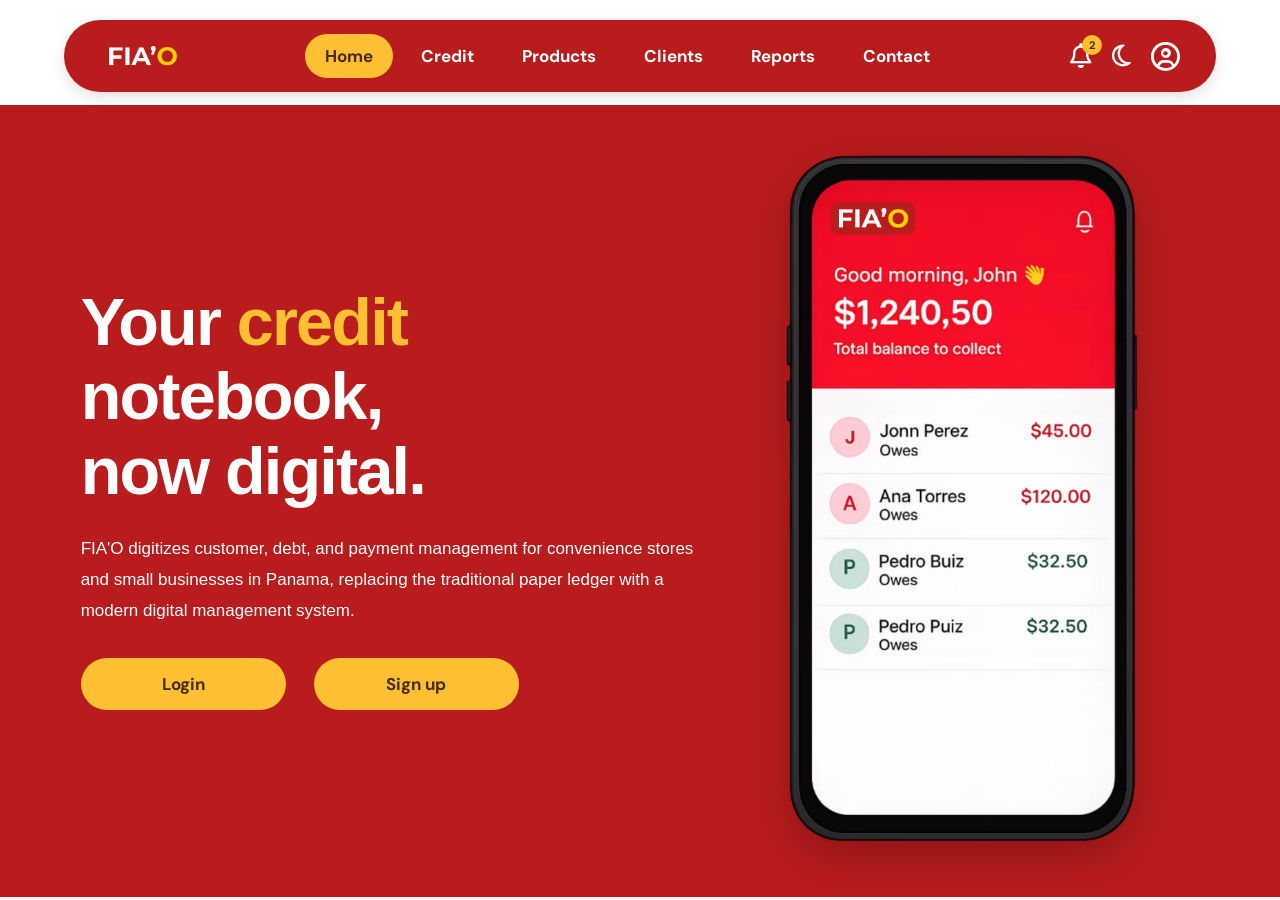
<file: Index.html>
<!DOCTYPE html>
<html lang="en">
<head>
  <meta charset="UTF-8">
  <meta name="viewport" content="width=device-width, initial-scale=1.0">
  <title>FIA'O - Home</title>
  <!-- FontAwesome Icons -->
  <link rel="stylesheet" href="https://cdnjs.cloudflare.com/ajax/libs/font-awesome/6.4.0/css/all.min.css">
  <!-- CSS Stylesheet Global -->
  <link rel="stylesheet" href="./asset/css/Style.css?v=2">
</head>
<body>

  <!-- Top Navigation Bar -->
  <header>
    <nav class="navbar">
      <!-- Left: Logo Image -->
      <div class="navbar-brand">
        <a href="Index.html">
          <img src="./asset/img/Logo.png" alt="FIA'O Logo" class="navbar-logo">
        </a>
      </div>

      <!-- Center: Navigation Links -->
      <ul class="navbar-menu">
        <li><a href="Index.html" class="nav-link active">Home</a></li>
        <li><a href="Credit.html" class="nav-link">Credit</a></li>
        <li><a href="Products.html" class="nav-link">Products</a></li>
        <li><a href="Clients.html" class="nav-link">Clients</a></li>
        <li><a href="Reports.html" class="nav-link">Reports</a></li>
        <li><a href="Contact.html" class="nav-link">Contact</a></li>
      </ul>

      <!-- Right: Action Icons (Notifications, Dark/Light Mode, Profile) -->
      <div class="navbar-actions">
        <button class="icon-btn" id="notifications-btn" title="Notifications">
          <i class="fa-regular fa-bell"></i>
          <span class="notification-badge">2</span>
        </button>
        <button class="icon-btn" id="theme-toggle" title="Toggle Dark/Light Mode">
          <i class="fa-regular fa-moon"></i>
        </button>
        <a href="User.html" class="user-avatar-btn" title="User Profile">
          <i class="fa-regular fa-circle-user"></i>
        </a>
      </div>
    </nav>
  </header>

  <!-- Hero Section -->
  <main class="hero-container">
    <div class="hero-content">
      <h1 class="hero-title">
        Your <span class="highlight-yellow">credit</span><br>
        notebook,<br>
        now digital.
      </h1>
      <p class="hero-description">
        FIA'O digitizes customer, debt, and payment management for convenience stores and small businesses in Panama, replacing the traditional paper ledger with a modern digital management system.
      </p>
      <div class="hero-buttons">
        <a href="Login.html" class="btn btn-yellow">Login</a>
        <a href="Signin.html" class="btn btn-yellow">Sign up</a>
      </div>
    </div>

    <div class="hero-image-wrapper">
      <img src="./asset/img/Teléfono.png" alt="FIA'O App Screen" class="phone-mockup-img">
    </div>
  </main>

  <!-- Script File Global -->
  <script src="./asset/js/Style.js"></script>
</body>
</html>
</file>
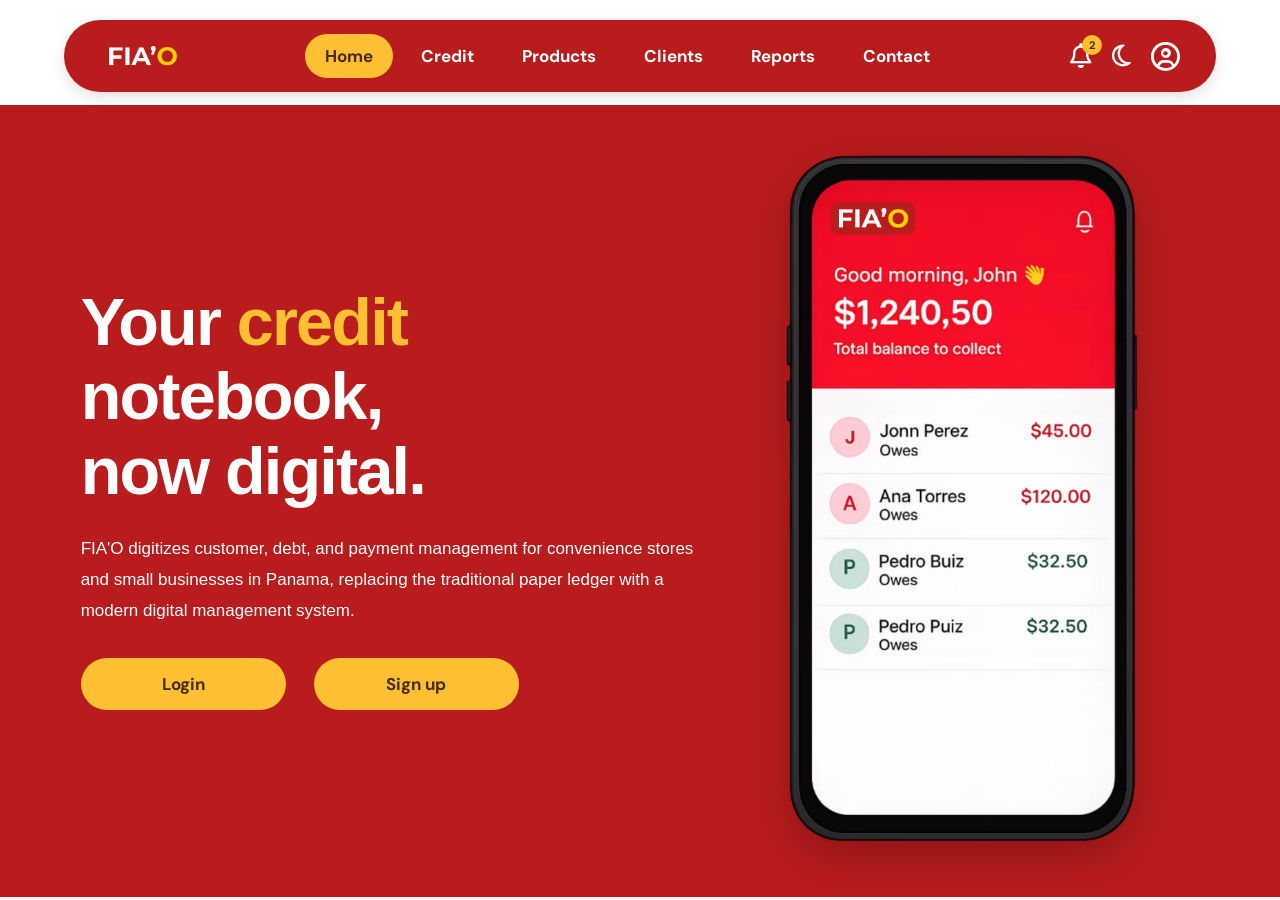
<file: index.html>
<!DOCTYPE html>
<html lang="en">
<head>
  <meta charset="UTF-8">
  <meta name="viewport" content="width=device-width, initial-scale=1.0">
  <title>FIA'O - Home</title>
  <!-- FontAwesome Icons -->
  <link rel="stylesheet" href="https://cdnjs.cloudflare.com/ajax/libs/font-awesome/6.4.0/css/all.min.css">
  <!-- CSS Stylesheet Global -->
  <link rel="stylesheet" href="./asset/css/Style.css?v=2">
</head>
<body>

  <!-- Top Navigation Bar -->
  <header>
    <nav class="navbar">
      <!-- Left: Logo Image -->
      <div class="navbar-brand">
        <a href="index.html">
          <img src="./asset/img/Logo.png" alt="FIA'O Logo" class="navbar-logo">
        </a>
      </div>

      <!-- Center: Navigation Links -->
      <ul class="navbar-menu">
        <li><a href="index.html" class="nav-link active">Home</a></li>
        <li><a href="Credit.html" class="nav-link">Credit</a></li>
        <li><a href="Products.html" class="nav-link">Products</a></li>
        <li><a href="Clients.html" class="nav-link">Clients</a></li>
        <li><a href="Reports.html" class="nav-link">Reports</a></li>
        <li><a href="Contact.html" class="nav-link">Contact</a></li>
      </ul>

      <!-- Right: Action Icons (Notifications, Dark/Light Mode, Profile) -->
      <div class="navbar-actions">
        <button class="icon-btn" id="notifications-btn" title="Notifications">
          <i class="fa-regular fa-bell"></i>
          <span class="notification-badge">2</span>
        </button>
        <button class="icon-btn" id="theme-toggle" title="Toggle Dark/Light Mode">
          <i class="fa-regular fa-moon"></i>
        </button>
        <a href="User.html" class="user-avatar-btn" title="User Profile">
          <i class="fa-regular fa-circle-user"></i>
        </a>
      </div>
    </nav>
  </header>

  <!-- Hero Section -->
  <main class="hero-container">
    <div class="hero-content">
      <h1 class="hero-title">
        Your <span class="highlight-yellow">credit</span><br>
        notebook,<br>
        now digital.
      </h1>
      <p class="hero-description">
        FIA'O digitizes customer, debt, and payment management for convenience stores and small businesses in Panama, replacing the traditional paper ledger with a modern digital management system.
      </p>
      <div class="hero-buttons">
        <a href="Login.html" class="btn btn-yellow">Login</a>
        <a href="Signin.html" class="btn btn-yellow">Sign up</a>
      </div>
    </div>

    <div class="hero-image-wrapper">
      <img src="./asset/img/Teléfono.png" alt="FIA'O App Screen" class="phone-mockup-img">
    </div>
  </main>

  <!-- Script File Global -->
  <script src="./asset/js/Style.js"></script>
</body>
</html>
</file>
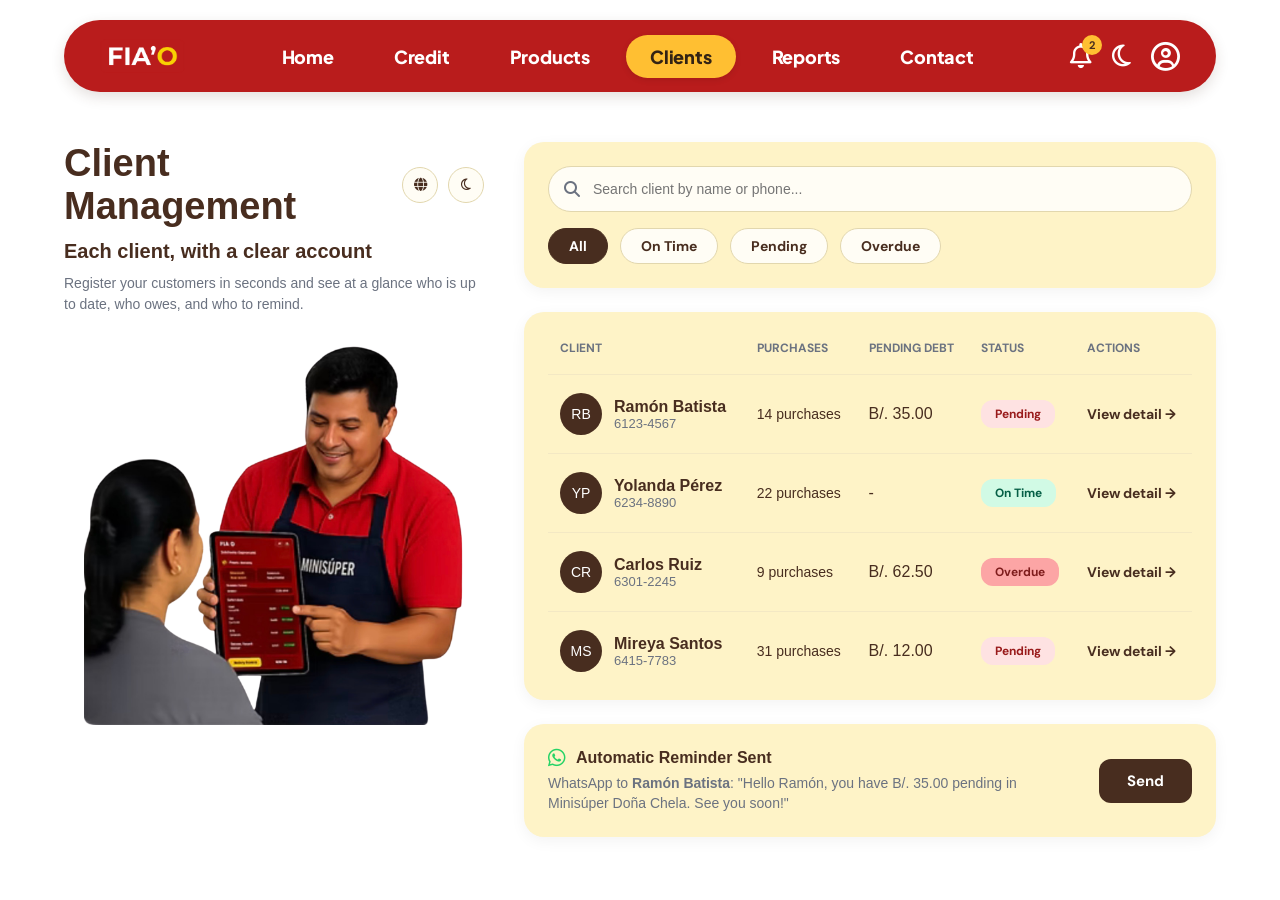
<file: Clients.html>
<!DOCTYPE html>
<html lang="es">
<head>
  <meta charset="UTF-8">
  <meta name="viewport" content="width=device-width, initial-scale=1.0">
  <title>FIA'O - Client Management</title>
  <!-- FontAwesome Icons -->
  <link rel="stylesheet" href="https://cdnjs.cloudflare.com/ajax/libs/font-awesome/6.4.0/css/all.min.css">
  <!-- CSS Stylesheet para Clients -->
  <link rel="stylesheet" href="./asset/css/Clients.css">
</head>
<body>

  <!-- FIA'O NAVIGATION BAR -->
  <header>
    <nav class="navbar">

      <!-- Logo -->
      <div class="navbar-brand">
        <a href="index.html">
          <img
            src="./asset/img/Logo.png"
            alt="FIA'O Logo"
            class="navbar-logo"
          >
        </a>
      </div>

      <!-- Navigation Links -->
      <ul class="navbar-menu">
        <li><a href="index.html" class="nav-link">Home</a></li>
        <li><a href="Credit.html" class="nav-link">Credit</a></li>
        <li><a href="Products.html" class="nav-link">Products</a></li>
        <li><a href="Clients.html" class="nav-link active">Clients</a></li>
        <li><a href="Reports.html" class="nav-link">Reports</a></li>
        <li><a href="Contact.html" class="nav-link">Contact</a></li>
      </ul>

      <!-- Action Icons -->
      <div class="navbar-actions">

        <button
          class="icon-btn"
          id="notifications-btn"
          title="Notifications"
          type="button"
        >
          <i class="fa-regular fa-bell"></i>
          <span class="notification-badge">2</span>
        </button>

        <button
          class="icon-btn"
          id="theme-toggle"
          title="Toggle Dark/Light Mode"
          type="button"
        >
          <i class="fa-regular fa-moon"></i>
        </button>

        <a
          href="User.html"
          class="user-avatar-btn"
          title="User Profile"
        >
          <i class="fa-regular fa-circle-user"></i>
        </a>

      </div>
    </nav>
  </header>

  <!-- Main Container -->
  <main class="clients-main-container">

    <div class="clients-layout-grid">

      <!-- LEFT COLUMN: TITLE & MAN IMAGE -->
      <div class="left-hero-column">
        
        <div class="header-title-box">
          <div class="title-with-actions">
            <h1 class="page-title">Client Management</h1>
            <div class="top-action-icons">
              <button class="icon-circle-btn" title="Language/Region"><i class="fa-solid fa-globe"></i></button>
              <button class="icon-circle-btn" id="sub-theme-toggle" title="Settings/Theme"><i class="fa-regular fa-moon"></i></button>
            </div>
          </div>
          
          <h2 class="page-subtitle">Each client, with a clear account</h2>
          <p class="page-description">
            Register your customers in seconds and see at a glance who is up to date, who owes, and who to remind.
          </p>
        </div>

        <!-- Person Image -->
        <div class="hero-image-wrapper">
          <img src="./asset/img/Señor.png" alt="Merchant assisting client" class="hero-senor-img">
        </div>

      </div>

      <!-- RIGHT COLUMN: SEARCH, FILTERS, TABLE & WHATSAPP CARD -->
      <div class="right-content-column">

        <!-- SEARCH & FILTER CARD -->
        <div class="search-filter-card">
          <div class="search-input-box">
            <i class="fa-solid fa-magnifying-glass search-icon"></i>
            <input type="text" id="client-search" placeholder="Search client by name or phone...">
          </div>

          <div class="filter-pills-row">
            <button class="filter-pill active" data-filter="all">All</button>
            <button class="filter-pill" data-filter="On Time">On Time</button>
            <button class="filter-pill" data-filter="Pending">Pending</button>
            <button class="filter-pill" data-filter="Overdue">Overdue</button>
          </div>
        </div>

        <!-- CLIENTS TABLE CARD -->
        <div class="clients-table-card">
          <table class="clients-table">
            <thead>
              <tr>
                <th>CLIENT</th>
                <th>PURCHASES</th>
                <th>PENDING DEBT</th>
                <th>STATUS</th>
                <th>ACTIONS</th>
              </tr>
            </thead>
            <tbody id="clients-table-body">
              <!-- Dynamically populated by JS -->
            </tbody>
          </table>
        </div>

        <!-- AUTOMATIC REMINDER WHATSAPP CARD -->
        <div class="whatsapp-reminder-card">
          <div class="reminder-text-info">
            <div class="reminder-header">
              <i class="fa-brands fa-whatsapp whatsapp-icon"></i>
              <h3>Automatic Reminder Sent</h3>
            </div>
            <p id="whatsapp-message-preview">
              WhatsApp to <strong id="reminder-target-name">Ramón Batista</strong>: "Hello Ramón, you have B/. 35.00 pending in Minisúper Doña Chela. See you soon!"
            </p>
          </div>
          <button class="btn-send-whatsapp" id="send-whatsapp-btn">Send</button>
        </div>

      </div>

    </div>

  </main>

  <script src="./asset/js/Clients.js"></script>
</body>
</html>
</file>
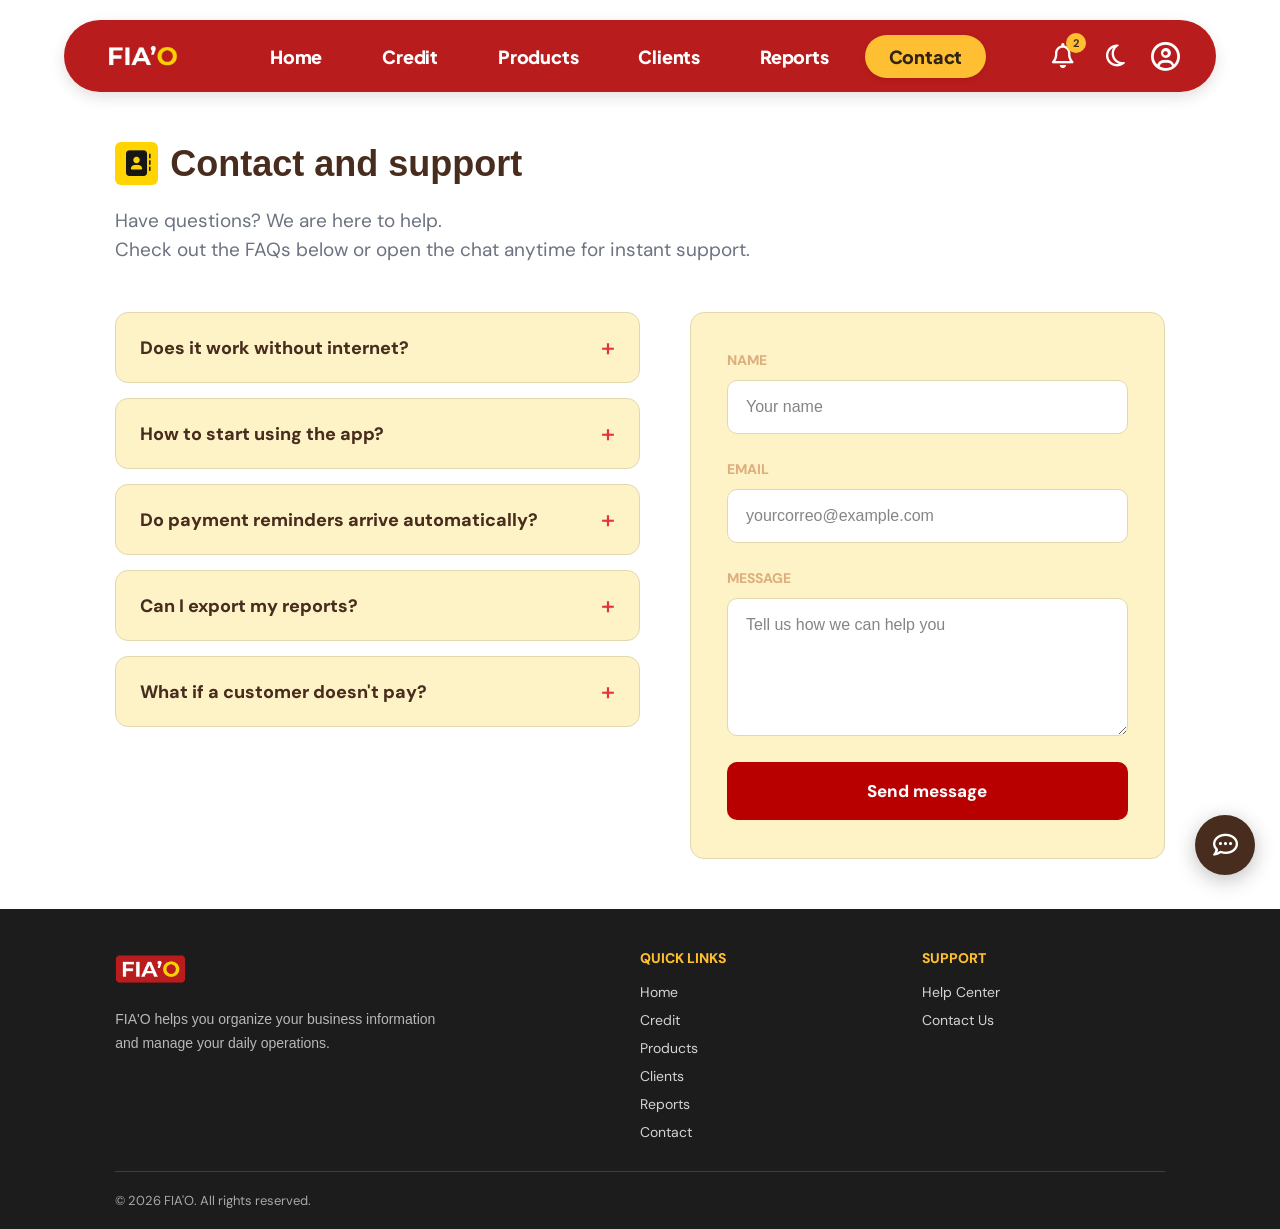
<file: Contact.html>
<!DOCTYPE html>
<html lang="en">
<head>
    <meta charset="UTF-8">
    <meta name="viewport" content="width=device-width, initial-scale=1.0">
    <title>FIA'O - Contact and Support</title>

    <link rel="stylesheet"
          href="https://cdnjs.cloudflare.com/ajax/libs/font-awesome/6.4.0/css/all.min.css">

    <link rel="stylesheet" href="asset/css/Contact.css">

    <script src="asset/js/Contact.js" defer></script>
</head>

<body>

    <!-- NAVIGATION BAR -->
    <header class="header-wrapper">
        <nav class="navbar">

            <a class="navbar-brand" href="index.html">
                <img src="asset/img/Logo.png" alt="FIA'O Logo" class="navbar-logo">
            </a>

            <ul class="navbar-menu">
                <li><a href="index.html" class="nav-link">Home</a></li>
                <li><a href="Credit.html" class="nav-link">Credit</a></li>
                <li><a href="Products.html" class="nav-link">Products</a></li>
                <li><a href="Clients.html" class="nav-link">Clients</a></li>
                <li><a href="Reports.html" class="nav-link">Reports</a></li>
                <li><a href="Contact.html" class="nav-link active">Contact</a></li>
            </ul>

            <div class="navbar-actions">

                <button class="icon-btn"
                        id="notifications-btn"
                        type="button"
                        aria-label="Notifications"
                        title="Notifications">
                    <i class="fa-regular fa-bell"></i>
                    <span class="notification-badge">2</span>
                </button>

                <button class="icon-btn"
                        id="theme-toggle"
                        type="button"
                        aria-label="Activate night mode"
                        title="Activate night mode">
                    <i id="theme-icon" class="fa-regular fa-moon"></i>
                </button>

                <a href="User.html"
                   class="user-avatar-btn"
                   aria-label="User profile"
                   title="User profile">
                    <i class="fa-regular fa-circle-user"></i>
                </a>

            </div>
        </nav>
    </header>

    <!-- MAIN CONTENT -->
    <main class="contact-main-container">

        <section class="contact-header">
            <h1 class="contact-title">
                <span class="title-icon">
                    <i class="fa-solid fa-address-book"></i>
                </span>
                Contact and support
            </h1>

            <p class="contact-subtitle">
                Have questions? We are here to help.
                <br>
                Check out the FAQs below or open the chat anytime for instant support.
            </p>
        </section>

        <section class="contact-grid">

            <!-- FAQ -->
            <div class="faq-section">

                <article class="faq-item">
                    <button class="faq-question" type="button" aria-expanded="false">
                        <span>Does it work without internet?</span>
                        <span class="faq-icon">+</span>
                    </button>
                    <div class="faq-answer">
                        <p>
                            FIA'O requires an internet connection for features that
                            need online access and data synchronization.
                        </p>
                    </div>
                </article>

                <article class="faq-item">
                    <button class="faq-question" type="button" aria-expanded="false">
                        <span>How to start using the app?</span>
                        <span class="faq-icon">+</span>
                    </button>
                    <div class="faq-answer">
                        <p>
                            Open the application and navigate through the Home,
                            Products, Clients, Credit and Reports sections to manage
                            your business information.
                        </p>
                    </div>
                </article>

                <article class="faq-item">
                    <button class="faq-question" type="button" aria-expanded="false">
                        <span>Do payment reminders arrive automatically?</span>
                        <span class="faq-icon">+</span>
                    </button>
                    <div class="faq-answer">
                        <p>
                            Reminder availability depends on the notification features
                            configured for your application.
                        </p>
                    </div>
                </article>

                <article class="faq-item">
                    <button class="faq-question" type="button" aria-expanded="false">
                        <span>Can I export my reports?</span>
                        <span class="faq-icon">+</span>
                    </button>
                    <div class="faq-answer">
                        <p>
                            Open Reports and use the available export options to
                            download your report.
                        </p>
                    </div>
                </article>

                <article class="faq-item">
                    <button class="faq-question" type="button" aria-expanded="false">
                        <span>What if a customer doesn't pay?</span>
                        <span class="faq-icon">+</span>
                    </button>
                    <div class="faq-answer">
                        <p>
                            Review the customer's outstanding balance in the Credit
                            or Reports section and follow up with the customer.
                        </p>
                    </div>
                </article>

            </div>

            <!-- CONTACT FORM -->
            <section class="contact-form-card">

                <form id="contact-form">

                    <div class="form-group">
                        <label for="contact-name">NAME</label>
                        <input type="text"
                               id="contact-name"
                               name="name"
                               placeholder="Your name"
                               autocomplete="name"
                               required>
                    </div>

                    <div class="form-group">
                        <label for="contact-email">EMAIL</label>
                        <input type="email"
                               id="contact-email"
                               name="email"
                               placeholder="yourcorreo@example.com"
                               autocomplete="email"
                               required>
                    </div>

                    <div class="form-group">
                        <label for="contact-message">MESSAGE</label>
                        <textarea id="contact-message"
                                  name="message"
                                  rows="5"
                                  placeholder="Tell us how we can help you"
                                  required></textarea>
                    </div>

                    <button type="submit" class="btn-send-message">
                        Send message
                    </button>

                    <p id="contact-feedback" class="contact-feedback" role="status"></p>

                </form>
            </section>

        </section>
    </main>

    <!-- CHAT WIDGET -->
    <div class="chat-widget-wrapper">

        <section class="chat-window" id="chat-window" aria-label="Support chat">

            <div class="chat-header">
                <div>
                    <i class="fa-solid fa-robot"></i>
                    <span>FIA'O Support</span>
                </div>

                <button type="button"
                        class="chat-close-btn"
                        id="chat-close-btn"
                        aria-label="Close chat">
                    <i class="fa-solid fa-xmark"></i>
                </button>
            </div>

            <div class="chat-body" id="chat-body" aria-live="polite">
                <div class="chat-message bot-message">
                    Hello! How can we help you today?
                </div>
            </div>

            <form class="chat-footer" id="chat-form">
                <input type="text"
                       id="chat-input"
                       placeholder="Write a message..."
                       aria-label="Write a message"
                       autocomplete="off"
                       required>

                <button type="submit" aria-label="Send message">
                    <i class="fa-solid fa-paper-plane"></i>
                </button>
            </form>

        </section>

        <button class="chat-trigger-btn"
                id="chat-trigger-btn"
                type="button"
                aria-label="Open support chat">
            <i class="fa-regular fa-comment-dots"></i>
        </button>

    </div>

    <!-- FOOTER -->
    <footer class="footer-wrapper">
        <div class="footer-container">

            <div class="footer-brand-section">
                <a href="Index.html">
                    <img src="asset/img/Logo.png"
                         alt="FIA'O Logo"
                         class="footer-logo">
                </a>

                <p class="footer-desc">
                    FIA'O helps you organize your business information and manage
                    your daily operations.
                </p>
            </div>

            <div class="footer-column">
                <h3 class="footer-heading">QUICK LINKS</h3>
                <ul class="footer-links">
                    <li><a href="Index.html">Home</a></li>
                    <li><a href="Credit.html">Credit</a></li>
                    <li><a href="Products.html">Products</a></li>
                    <li><a href="Clients.html">Clients</a></li>
                    <li><a href="Reports.html">Reports</a></li>
                    <li><a href="Contact.html">Contact</a></li>
                </ul>
            </div>

            <div class="footer-column">
                <h3 class="footer-heading">SUPPORT</h3>
                <ul class="footer-links">
                    <li><a href="Contact.html">Help Center</a></li>
                    <li><a href="Contact.html">Contact Us</a></li>
                </ul>
            </div>

        </div>

        <div class="footer-bottom-bar">
            <p>&copy; 2026 FIA'O. All rights reserved.</p>
        </div>
    </footer>

</body>
</html>
</file>
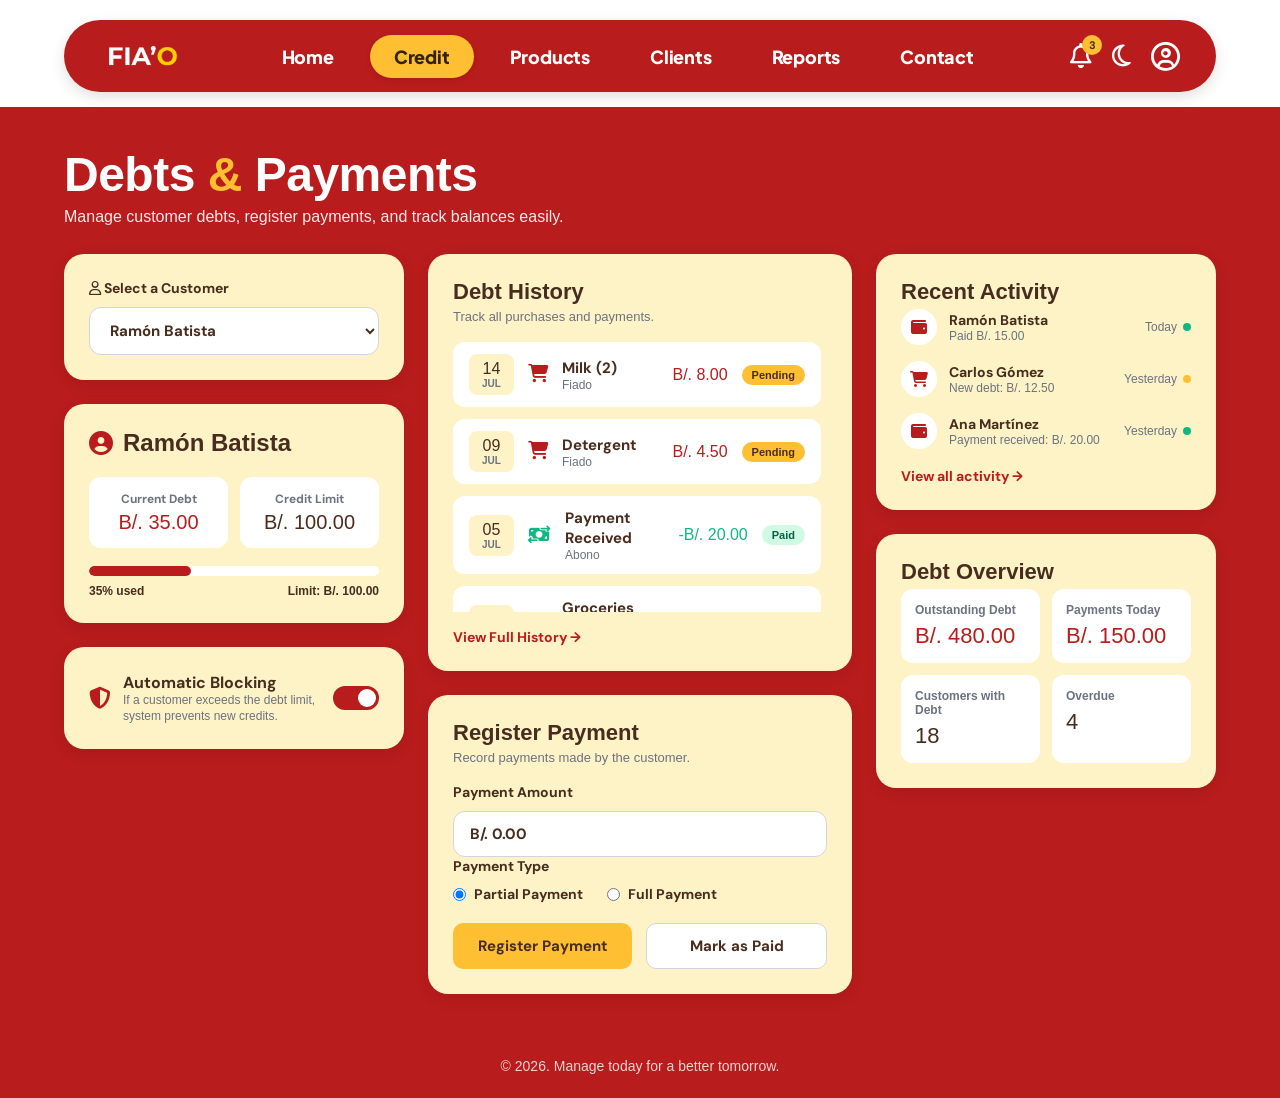
<file: Credit.html>
<!DOCTYPE html>
<html lang="en">
<head>
  <meta charset="UTF-8">
  <meta name="viewport" content="width=device-width, initial-scale=1.0">
  <title>FIA'O - Debts & Payments</title>
  <!-- FontAwesome Icons -->
  <link rel="stylesheet" href="https://cdnjs.cloudflare.com/ajax/libs/font-awesome/6.4.0/css/all.min.css">
  <!-- CSS Stylesheet obligatorio -->
  <link rel="stylesheet" href="asset/css/Credit.css">
</head>
<body>

  <!-- FIA'O NAVIGATION BAR -->
  <header>
    <nav class="navbar">

      <!-- Logo -->
      <div class="navbar-brand">
        <a href="index.html">
          <img
            src="asset/img/Logo.png"
            alt="FIA'O Logo"
            class="navbar-logo"
          >
        </a>
      </div>

      <!-- Navigation Links -->
      <ul class="navbar-menu">
        <li><a href="index.html" class="nav-link">Home</a></li>
        <li><a href="Credit.html" class="nav-link active">Credit</a></li>
        <li><a href="Products.html" class="nav-link">Products</a></li>
        <li><a href="Clients.html" class="nav-link">Clients</a></li>
        <li><a href="Reports.html" class="nav-link">Reports</a></li>
        <li><a href="Contact.html" class="nav-link">Contact</a></li>
      </ul>

      <!-- Action Icons -->
      <div class="navbar-actions">

        <button
          class="icon-btn"
          id="notifications-btn"
          title="Notifications"
          type="button"
        >
          <i class="fa-regular fa-bell"></i>
          <span class="notification-badge">3</span>
        </button>

        <button
          class="icon-btn"
          id="theme-toggle"
          title="Toggle Dark/Light Mode"
          type="button"
        >
          <i class="fa-regular fa-moon"></i>
        </button>

        <a
          href="User.html"
          class="user-avatar-btn"
          title="User Profile"
        >
          <i class="fa-regular fa-circle-user"></i>
        </a>

      </div>
    </nav>
  </header>

  <!-- Main Content Container -->
  <main class="credit-main-container">
    
    <!-- Title & Subtitle Section -->
    <section class="page-title-section">
      <h1 class="page-title">Debts <span class="highlight-yellow">&amp;</span> Payments</h1>
      <p class="page-subtitle">Manage customer debts, register payments, and track balances easily.</p>
    </section>

    <!-- Grid Dashboard Layout -->
    <div class="credit-grid-layout">

      <!-- Left Column -->
      <div class="grid-column left-column">
        
        <!-- Select Customer Box -->
        <div class="credit-card">
          <label for="customer-select" class="card-label">
            <i class="fa-regular fa-user"></i> Select a Customer
          </label>
          <div class="select-wrapper">
            <select id="customer-select" class="custom-select">
              <option value="ramon">Ramón Batista</option>
              <option value="carlos">Carlos Gómez</option>
              <option value="ana">Ana Martínez</option>
            </select>
          </div>
        </div>

        <!-- Customer Summary Box -->
        <div class="credit-card">
          <h2 class="customer-name">
            <i class="fa-solid fa-circle-user icon-red"></i> Ramón Batista
          </h2>
          <div class="debt-metrics-row">
            <div class="metric-box">
              <span class="metric-label">Current Debt</span>
              <span class="metric-value text-red">B/. 35.00</span>
            </div>
            <div class="metric-box">
              <span class="metric-label">Credit Limit</span>
              <span class="metric-value">B/. 100.00</span>
            </div>
          </div>

          <div class="progress-bar-wrapper">
            <div class="progress-bar-fill" style="width: 35%;"></div>
          </div>
          <div class="progress-bar-labels">
            <span>35% used</span>
            <span>Limit: B/. 100.00</span>
          </div>
        </div>

        <!-- Automatic Blocking Box -->
        <div class="credit-card automatic-blocking-card">
          <div class="blocking-header">
            <i class="fa-solid fa-shield-halved blocking-icon"></i>
            <div>
              <h3 class="blocking-title">Automatic Blocking</h3>
              <p class="blocking-desc">If a customer exceeds the debt limit, system prevents new credits.</p>
            </div>
            <label class="toggle-switch">
              <input type="checkbox" id="auto-block-toggle" checked>
              <span class="slider round"></span>
            </label>
          </div>
        </div>

      </div>

      <!-- Center Column -->
      <div class="grid-column center-column">
        
        <!-- Debt History Box -->
        <div class="credit-card history-card">
          <h2 class="card-title">Debt History</h2>
          <p class="card-subtitle">Track all purchases and payments.</p>

          <div class="history-list-scrollable">
            
            <div class="history-item">
              <div class="date-badge">
                <span class="date-day">14</span>
                <span class="date-month">JUL</span>
              </div>
              <div class="history-icon-wrapper">
                <i class="fa-solid fa-cart-shopping"></i>
              </div>
              <div class="history-info">
                <h4>Milk (2)</h4>
                <p>Fiado</p>
              </div>
              <div class="history-amount text-red">B/. 8.00</div>
              <span class="badge badge-pending">Pending</span>
            </div>

            <div class="history-item">
              <div class="date-badge">
                <span class="date-day">09</span>
                <span class="date-month">JUL</span>
              </div>
              <div class="history-icon-wrapper">
                <i class="fa-solid fa-cart-shopping"></i>
              </div>
              <div class="history-info">
                <h4>Detergent</h4>
                <p>Fiado</p>
              </div>
              <div class="history-amount text-red">B/. 4.50</div>
              <span class="badge badge-pending">Pending</span>
            </div>

            <div class="history-item">
              <div class="date-badge">
                <span class="date-day">05</span>
                <span class="date-month">JUL</span>
              </div>
              <div class="history-icon-wrapper icon-green">
                <i class="fa-solid fa-money-bill-transfer"></i>
              </div>
              <div class="history-info">
                <h4>Payment Received</h4>
                <p>Abono</p>
              </div>
              <div class="history-amount text-green">-B/. 20.00</div>
              <span class="badge badge-paid">Paid</span>
            </div>

            <div class="history-item">
              <div class="date-badge">
                <span class="date-day">01</span>
                <span class="date-month">JUL</span>
              </div>
              <div class="history-icon-wrapper">
                <i class="fa-solid fa-cart-shopping"></i>
              </div>
              <div class="history-info">
                <h4>Groceries Pack</h4>
                <p>Fiado</p>
              </div>
              <div class="history-amount text-red">B/. 50.50</div>
              <span class="badge badge-pending">Pending</span>
            </div>

          </div>

          <a href="#" class="view-more-link">View Full History &rarr;</a>
        </div>

        <!-- Register Payment Box -->
        <div class="credit-card">
          <h2 class="card-title">Register Payment</h2>
          <p class="card-subtitle">Record payments made by the customer.</p>

          <form id="payment-form">
            <div class="form-group">
              <label for="payment-amount" class="input-label">Payment Amount</label>
              <input type="text" id="payment-amount" class="custom-input" value="B/. 0.00">
            </div>

            <div class="payment-type-group">
              <label class="input-label">Payment Type</label>
              <div class="radio-options">
                <label class="radio-label">
                  <input type="radio" name="paymentType" value="partial" checked>
                  Partial Payment
                </label>
                <label class="radio-label">
                  <input type="radio" name="paymentType" value="full">
                  Full Payment
                </label>
              </div>
            </div>

            <div class="action-buttons-row">
              <button type="submit" class="btn btn-yellow-action">Register Payment</button>
              <button type="button" class="btn btn-outline-action" id="mark-paid-btn">Mark as Paid</button>
            </div>
          </form>
        </div>

      </div>

      <!-- Right Column -->
      <div class="grid-column right-column">
        
        <!-- Recent Activity Box -->
        <div class="credit-card">
          <h2 class="card-title">Recent Activity</h2>
          
          <div class="activity-list">
            <div class="activity-item">
              <div class="activity-icon">
                <i class="fa-solid fa-wallet"></i>
              </div>
              <div class="activity-info">
                <h4>Ramón Batista</h4>
                <p>Paid B/. 15.00</p>
              </div>
              <span class="activity-time">Today <span class="dot dot-green"></span></span>
            </div>

            <div class="activity-item">
              <div class="activity-icon">
                <i class="fa-solid fa-cart-shopping"></i>
              </div>
              <div class="activity-info">
                <h4>Carlos Gómez</h4>
                <p>New debt: B/. 12.50</p>
              </div>
              <span class="activity-time">Yesterday <span class="dot dot-yellow"></span></span>
            </div>

            <div class="activity-item">
              <div class="activity-icon">
                <i class="fa-solid fa-wallet"></i>
              </div>
              <div class="activity-info">
                <h4>Ana Martínez</h4>
                <p>Payment received: B/. 20.00</p>
              </div>
              <span class="activity-time">Yesterday <span class="dot dot-green"></span></span>
            </div>
          </div>

          <a href="#" class="view-more-link">View all activity &rarr;</a>
        </div>

        <!-- Debt Overview Box -->
        <div class="credit-card">
          <h2 class="card-title">Debt Overview</h2>

          <div class="overview-grid">
            <div class="overview-box">
              <span class="overview-label">Outstanding Debt</span>
              <span class="overview-value text-red">B/. 480.00</span>
            </div>
            <div class="overview-box">
              <span class="overview-label">Payments Today</span>
              <span class="overview-value text-red">B/. 150.00</span>
            </div>
            <div class="overview-box">
              <span class="overview-label">Customers with Debt</span>
              <span class="overview-value">18</span>
            </div>
            <div class="overview-box">
              <span class="overview-label">Overdue</span>
              <span class="overview-value">4</span>
            </div>
          </div>
        </div>

      </div>

    </div>

  </main>

  <!-- Page Footer -->
  <footer class="credit-footer">
    <p>&copy; 2026. Manage today for a better tomorrow.</p>
  </footer>

  <!-- Script File -->
  <script src="asset/js/Credit.js"></script>
</body>
</html>
</file>
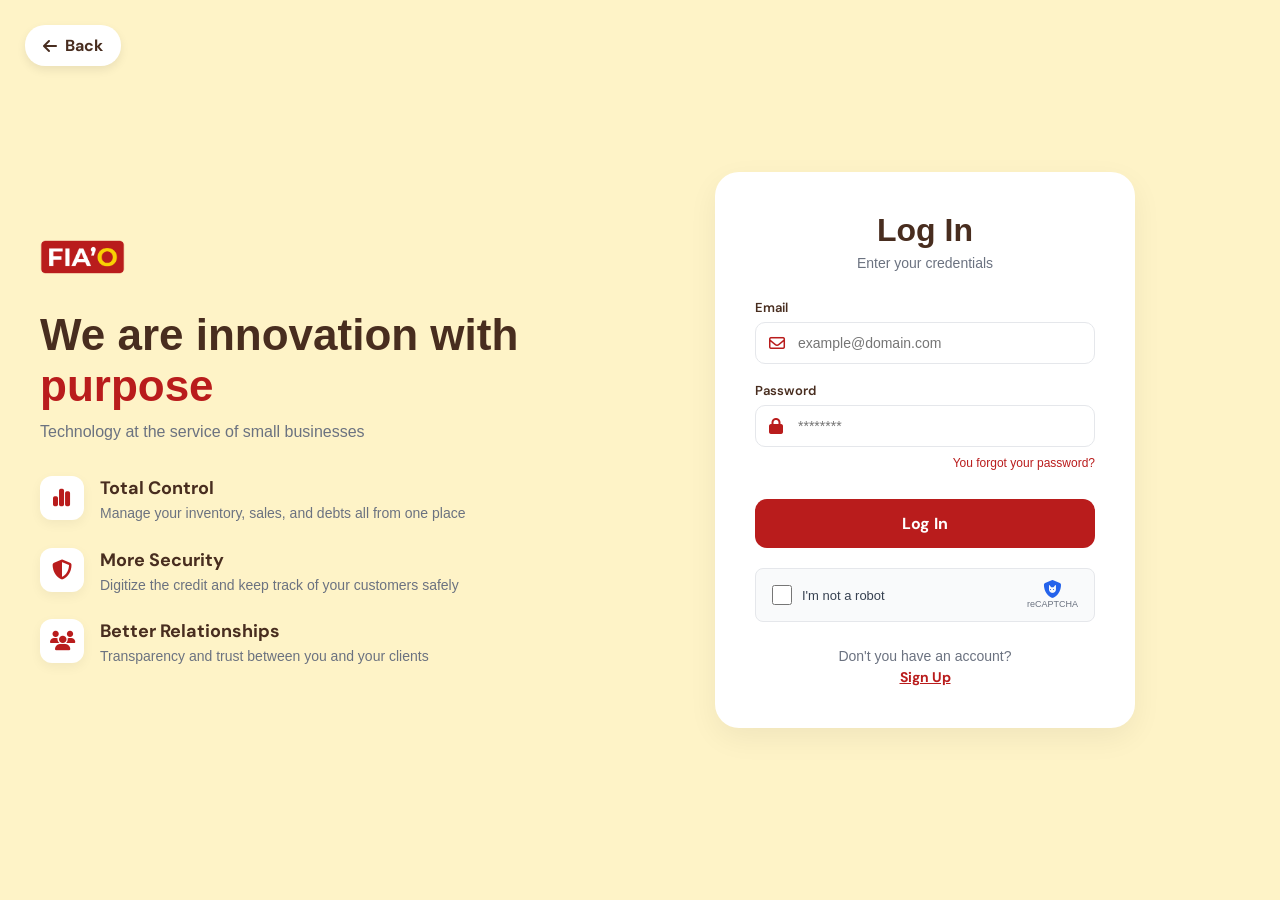
<file: Login.html>
<!DOCTYPE html>
<html lang="en">
<head>
  <meta charset="UTF-8">
  <meta name="viewport" content="width=device-width, initial-scale=1.0">
  <title>FIA'O - Log In</title>
  <!-- FontAwesome Icons -->
  <link rel="stylesheet" href="https://cdnjs.cloudflare.com/ajax/libs/font-awesome/6.4.0/css/all.min.css">
  <!-- CSS Stylesheet específico para Login -->
  <link rel="stylesheet" href="./asset/css/Login.css">

</head>
<body class="auth-page">

  <!-- Back to Home Button -->
  <a href="index.html" class="back-btn" title="Back to Home">
    <i class="fa-solid fa-arrow-left"></i> Back
  </a>

  <div class="auth-container">
    <!-- Left Side Information Section -->
    <div class="auth-info">
      <div class="auth-logo-wrapper">
        <img src="./asset/img/Logo.png" alt="FIA'O Logo" class="auth-logo">
      </div>

      <h1 class="auth-title">
        We are innovation with <br>
        <span class="highlight-red">purpose</span>
      </h1>
      <p class="auth-subtitle">Technology at the service of small businesses</p>

      <div class="feature-list">
        <div class="feature-item">
          <div class="feature-icon">
            <i class="fa-solid fa-chart-simple"></i>
          </div>
          <div class="feature-text">
            <h3>Total Control</h3>
            <p>Manage your inventory, sales, and debts all from one place</p>
          </div>
        </div>

        <div class="feature-item">
          <div class="feature-icon">
            <i class="fa-solid fa-shield-halved"></i>
          </div>
          <div class="feature-text">
            <h3>More Security</h3>
            <p>Digitize the credit and keep track of your customers safely</p>
          </div>
        </div>

        <div class="feature-item">
          <div class="feature-icon">
            <i class="fa-solid fa-users"></i>
          </div>
          <div class="feature-text">
            <h3>Better Relationships</h3>
            <p>Transparency and trust between you and your clients</p>
          </div>
        </div>
      </div>
    </div>

    <!-- Right Side Login Form -->
    <div class="auth-card-wrapper">
      <div class="auth-card">
        <h2 class="form-title">Log In</h2>
        <p class="form-subtitle">Enter your credentials</p>

        <form id="login-form" action="Credit.html">
          <div class="form-group">
            <label for="email">Email</label>
            <div class="input-icon-wrapper">
              <i class="fa-regular fa-envelope input-icon"></i>
              <input type="email" id="email" placeholder="example@domain.com" required>
            </div>
          </div>

          <div class="form-group">
            <label for="password">Password</label>
            <div class="input-icon-wrapper">
              <i class="fa-solid fa-lock input-icon"></i>
              <input type="password" id="password" placeholder="********" required>
            </div>
            <div class="forgot-password-wrapper">
              <a href="#" class="forgot-password-link">You forgot your password?</a>
            </div>
          </div>

          <button type="submit" class="btn btn-red-full">Log In</button>

          <!-- Mock reCAPTCHA Box -->
          <div class="recaptcha-box">
            <div class="recaptcha-checkbox-wrapper">
              <input type="checkbox" id="recaptcha-check">
              <label for="recaptcha-check">I'm not a robot</label>
            </div>
            <div class="recaptcha-brand">
              <i class="fa-solid fa-shield-cat recaptcha-logo"></i>
              <span>reCAPTCHA</span>
            </div>
          </div>

          <!-- Bottom Sign Up Link -->
          <p class="switch-auth-text">
            Don't you have an account?<br>
            <a href="Signin.html" class="auth-link">Sign Up</a>
          </p>
        </form>
      </div>
    </div>
  </div>

  <!-- Script File específico para Login -->
  <script src="./asset/js/Login.js"></script>
</body>
</html>
</file>
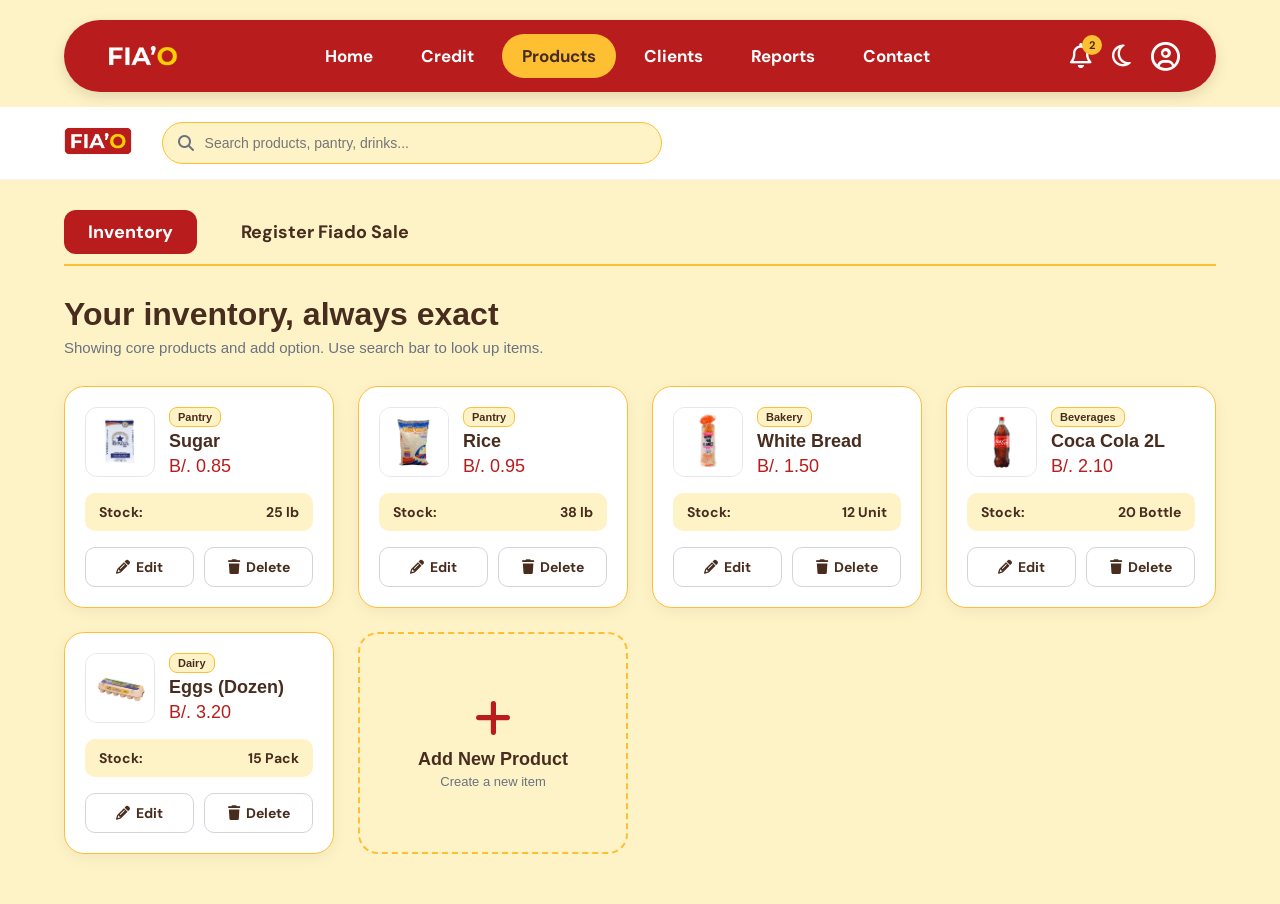
<file: Products.html>
<!DOCTYPE html>
<html lang="en">
<head>
  <meta charset="UTF-8">
  <meta name="viewport" content="width=device-width, initial-scale=1.0">
  <title>FIA'O - Products & Inventory</title>
  <!-- FontAwesome Icons -->
  <link rel="stylesheet" href="https://cdnjs.cloudflare.com/ajax/libs/font-awesome/6.4.0/css/all.min.css">
  <!-- CSS Stylesheet para Products -->
  <link rel="stylesheet" href="./asset/css/Products.css">
</head>
<body>

  <!-- FIA'O NAVIGATION BAR -->
  <header>
    <nav class="navbar">

      <!-- Logo -->
      <div class="navbar-brand">
        <a href="index.html">
          <img
            src="./asset/img/Logo.png"
            alt="FIA'O Logo"
            class="navbar-logo"
          >
        </a>
      </div>

      <!-- Navigation Links -->
      <ul class="navbar-menu">
        <li><a href="index.html" class="nav-link">Home</a></li>
        <li><a href="Credit.html" class="nav-link">Credit</a></li>
        <li><a href="Products.html" class="nav-link active">Products</a></li>
        <li><a href="Clients.html" class="nav-link">Clients</a></li>
        <li><a href="Reports.html" class="nav-link">Reports</a></li>
        <li><a href="Contact.html" class="nav-link">Contact</a></li>
      </ul>

      <!-- Action Icons -->
      <div class="navbar-actions">

        <button
          class="icon-btn"
          id="notifications-btn"
          title="Notifications"
          type="button"
        >
          <i class="fa-regular fa-bell"></i>
          <span class="notification-badge">2</span>
        </button>

        <button
          class="icon-btn"
          id="theme-toggle"
          title="Toggle Dark/Light Mode"
          type="button"
        >
          <i class="fa-regular fa-moon"></i>
        </button>

        <a
          href="User.html"
          class="user-avatar-btn"
          title="User Profile"
        >
          <i class="fa-regular fa-circle-user"></i>
        </a>

      </div>
    </nav>
  </header>

  <!-- Sub-header with Logo and Search Bar -->
  <section class="sub-header-bar">
    <div class="sub-header-container">
      <div class="brand-sub">
        <img src="./asset/img/Logo.png" alt="FIA'O Logo" class="sub-logo">
      </div>
      <div class="search-bar-wrapper">
        <i class="fa-solid fa-magnifying-glass search-icon"></i>
        <input type="text" id="search-input" placeholder="Search products, pantry, drinks...">
      </div>
    </div>
  </section>

  <!-- Main Container -->
  <main class="products-main-container">

    <!-- Tab Navigation Bar -->
    <div class="tabs-nav">
      <button class="tab-btn active" id="tab-inventory-btn" data-tab="inventory">Inventory</button>
      <button class="tab-btn" id="tab-fiado-btn" data-tab="fiado">Register Fiado Sale</button>
    </div>

    <!-- TAB 1: INVENTORY CONTENT -->
    <section id="inventory-tab" class="tab-content active">
      <div class="section-title-wrapper">
        <h1 class="section-title">Your inventory, always exact</h1>
        <p class="section-subtitle">Showing core products and add option. Use search bar to look up items.</p>
      </div>

      <div class="products-grid" id="products-grid">
        <!-- Products will be generated dynamically by JS -->
      </div>
    </section>

    <!-- TAB 2: REGISTER FIADO SALE CONTENT -->
    <section id="fiado-tab" class="tab-content">
      <div class="section-title-wrapper">
        <h1 class="section-title">Register Fiado Sale</h1>
        <p class="section-subtitle">Assign credit sales to a client in less than a minute.</p>
      </div>

      <div class="fiado-form-card">
        <form id="fiado-sale-form">
          <div class="form-row-client">
            <div class="form-group flex-1">
              <label class="form-label">Client</label>
              <select id="fiado-client" class="custom-select" required>
                <option value="Ramón Batista">Ramón Batista</option>
                <option value="Carlos Gómez">Carlos Gómez</option>
                <option value="Ana Martínez">Ana Martínez</option>
                <option value="Yolanda Pérez">Yolanda Pérez</option>
              </select>
            </div>
            <button type="button" class="btn btn-dark-add" id="add-client-btn">+ New Client</button>
          </div>

          <div class="form-row">
            <div class="form-group flex-2">
              <label class="form-label">Product</label>
              <select id="fiado-product" class="custom-select" required>
                <!-- Generated by JS -->
              </select>
            </div>
            <div class="form-group flex-1">
              <label class="form-label">Quantity</label>
              <input type="number" id="fiado-quantity" class="custom-input" value="1" min="1" required>
            </div>
          </div>

          <div class="form-group">
            <label class="form-label">Date</label>
            <input type="date" id="fiado-date" class="custom-input" required>
          </div>

          <div class="total-box">
            <span>TOTAL OF THE FIADO</span>
            <span class="total-amount" id="fiado-total-display">B/. 0.00</span>
          </div>

          <button type="submit" class="btn btn-red-submit">Register fiado</button>
        </form>
      </div>

      <!-- Recent Fiado Sales Section -->
      <div class="recent-sales-card">
        <h3 class="recent-sales-title">Recent fiado sales</h3>
        <div id="recent-sales-list" class="recent-sales-list">
          <div class="recent-sale-item">
            <span><strong>Yolanda Pérez</strong> - White Bread (x2)</span>
            <div class="sale-actions">
              <span class="sale-price">B/. 3.00</span>
              <button class="delete-sale-btn" title="Delete Sale"><i class="fa-solid fa-trash"></i></button>
            </div>
          </div>
        </div>
      </div>
    </section>

  </main>

  <!-- MODAL: ADD / EDIT PRODUCT -->
  <div class="modal-overlay" id="product-modal">
    <div class="modal-card">
      <button class="close-modal-btn" id="close-modal">&times;</button>
      <h2 class="modal-title" id="modal-title-text">Add New Product</h2>

      <form id="product-form">
        <div class="upload-photo-box" id="upload-box">
          <i class="fa-solid fa-camera camera-icon"></i>
          <span id="upload-label">Click to upload photo from files</span>
          <input type="file" id="product-file-input" accept="image/*" class="file-input-hidden">
        </div>

        <div class="form-group">
          <label class="form-label"><i class="fa-solid fa-link"></i> Or paste image link (URL)</label>
          <input type="text" id="product-image-url" class="custom-input" placeholder="https://example.com/image.jpg">
        </div>

        <div class="form-group">
          <label class="form-label">📝 Product Name *</label>
          <input type="text" id="product-name" class="custom-input" placeholder="e.g. Rice (1 lb)" required>
        </div>

        <div class="form-row">
          <div class="form-group flex-1">
            <label class="form-label">🏷️ Category *</label>
            <select id="product-category" class="custom-select" required>
              <option value="Pantry">Pantry</option>
              <option value="Bakery">Bakery</option>
              <option value="Beverages">Beverages</option>
              <option value="Dairy">Dairy</option>
              <option value="Snacks">Snacks</option>
            </select>
          </div>
          <div class="form-group flex-1">
            <label class="form-label">📦 Unit *</label>
            <select id="product-unit" class="custom-select" required>
              <option value="Pound (lb)">Pound (lb)</option>
              <option value="Unit">Unit</option>
              <option value="Bottle">Bottle</option>
              <option value="Pack">Pack</option>
            </select>
          </div>
        </div>

        <div class="form-row">
          <div class="form-group flex-1">
            <label class="form-label">💵 Selling Price (B/.) *</label>
            <input type="number" step="0.01" id="product-price" class="custom-input" placeholder="0.95" required>
          </div>
          <div class="form-group flex-1">
            <label class="form-label">🧮 Stock (Quantity) *</label>
            <input type="number" id="product-stock" class="custom-input" placeholder="50" required>
          </div>
        </div>

        <div class="modal-buttons">
          <button type="button" class="btn btn-cancel" id="cancel-modal-btn">Cancel</button>
          <button type="submit" class="btn btn-save">Save Product</button>
        </div>
      </form>
    </div>
  </div>

  <!-- Script File para Products -->
  <script src="./asset/js/Products.js"></script>
</body>
</html>
</file>
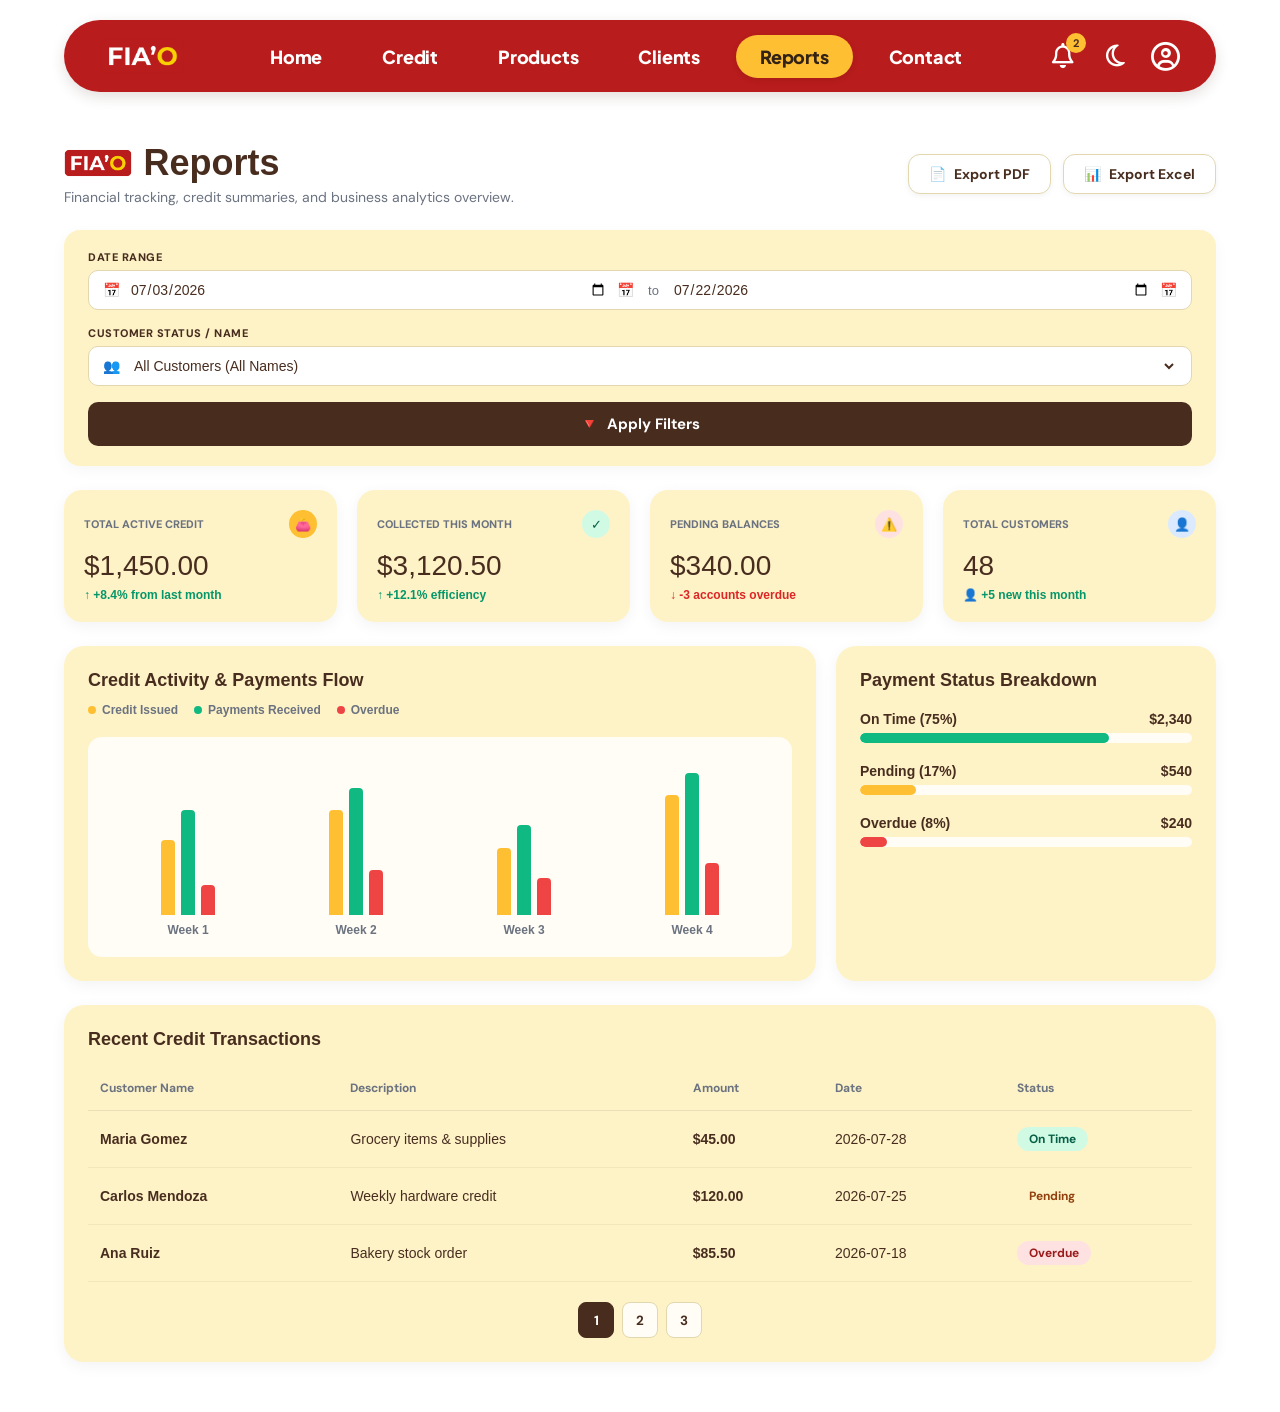
<file: Reports.html>
<!DOCTYPE html>
<html lang="en">
<head>
    <meta charset="UTF-8">
    <meta name="viewport" content="width=device-width, initial-scale=1.0">
    <title>FIA'O - Reports</title>

    <link rel="stylesheet"
          href="https://cdnjs.cloudflare.com/ajax/libs/font-awesome/6.4.0/css/all.min.css">

    <link rel="stylesheet" href="asset/css/Reports.css">
</head>
<body>

    <header class="header-wrapper">
        <nav class="navbar">
            <div class="navbar-brand">
                <a href="index.html">
                    <img src="asset/img/Logo.png"
                         alt="FIA'O Logo"
                         class="navbar-logo">
                </a>
            </div>

            <ul class="navbar-menu">
                <li><a href="index.html" class="nav-link">Home</a></li>
                <li><a href="Credit.html" class="nav-link">Credit</a></li>
                <li><a href="Products.html" class="nav-link">Products</a></li>
                <li><a href="Clients.html" class="nav-link">Clients</a></li>
                <li><a href="Reports.html" class="nav-link active">Reports</a></li>
                <li><a href="Contact.html" class="nav-link">Contact</a></li>
            </ul>

            <div class="navbar-actions">
                <button class="icon-btn"
                        id="notifications-btn"
                        title="Notifications"
                        type="button"
                        aria-label="Notifications">
                    <i class="fa-regular fa-bell"></i>
                    <span class="notification-badge">2</span>
                </button>

                <!-- Luna en modo claro; sol de contorno en modo oscuro -->
                <button class="icon-btn"
                        id="theme-toggle"
                        title="Switch to Dark Mode"
                        type="button"
                        aria-label="Switch to dark mode">
                    <i id="theme-icon" class="fa-regular fa-moon"></i>
                </button>

                <a href="User.html"
                   class="user-avatar-btn"
                   title="User Profile"
                   aria-label="User Profile">
                    <i class="fa-regular fa-circle-user"></i>
                </a>
            </div>
        </nav>
    </header>

    <div id="toast-notification" class="toast-notification">
        Filters applied successfully
    </div>

    <main class="reports-main-container">
        <div class="reports-header-row">
            <div class="reports-title-box">
                <h1 class="reports-title">
                    <img src="asset/img/Logo.png"
                         alt="FIA'O Logo"
                         class="header-fiao-logo">
                    Reports
                </h1>
                <p class="reports-subtitle">
                    Financial tracking, credit summaries, and business analytics overview.
                </p>
            </div>

            <div class="export-buttons-group">
                <button class="btn-export pdf-btn" id="export-pdf-btn">
                    <span class="btn-icon">📄</span>
                    Export PDF
                </button>
                <button class="btn-export excel-btn" id="export-excel-btn">
                    <span class="btn-icon">📊</span>
                    Export Excel
                </button>
            </div>
        </div>

        <section class="filters-card-stacked">
            <div class="filter-block">
                <label class="filter-block-label" for="start-date">DATE RANGE</label>
                <div class="date-input-field">
                    <span class="field-icon">📅</span>
                    <input type="date" id="start-date" value="2026-07-03">
                    <span class="field-icon icon-middle">📅</span>
                    <span class="date-to-text">to</span>
                    <input type="date" id="end-date" value="2026-07-22">
                    <span class="field-icon icon-right">📅</span>
                </div>
            </div>

            <div class="filter-block">
                <label class="filter-block-label" for="customer-filter">
                    CUSTOMER STATUS / NAME
                </label>
                <div class="select-input-field">
                    <span class="field-icon">👥</span>
                    <select id="customer-filter" class="custom-select-element">
                        <option value="all">All Customers (All Names)</option>
                        <option value="active-only">Active Credit Only</option>
                        <option value="overdue-only">Overdue Only</option>
                        <optgroup label="Individual Customers">
                            <option value="Maria Gomez">Maria Gomez</option>
                            <option value="Carlos Mendoza">Carlos Mendoza</option>
                            <option value="Ana Ruiz">Ana Ruiz</option>
                            <option value="Jose Perez">Jose Perez</option>
                            <option value="Lucia Fernandez">Lucia Fernandez</option>
                            <option value="Roberto Silva">Roberto Silva</option>
                            <option value="Carmen Morales">Carmen Morales</option>
                            <option value="Jorge Ramirez">Jorge Ramirez</option>
                        </optgroup>
                    </select>
                </div>
            </div>

            <button class="btn-apply-filters-full" id="apply-filters-btn">
                <span>🔻</span>
                Apply Filters
            </button>
        </section>

        <section class="metrics-grid">
            <div class="metric-card">
                <div class="metric-header">
                    <span class="metric-title">TOTAL ACTIVE CREDIT</span>
                    <span class="metric-badge-icon yellow-bg">👛</span>
                </div>
                <div class="metric-value">$1,450.00</div>
                <div class="metric-trend trend-up">↑ +8.4% from last month</div>
            </div>

            <div class="metric-card">
                <div class="metric-header">
                    <span class="metric-title">COLLECTED THIS MONTH</span>
                    <span class="metric-badge-icon green-bg">✓</span>
                </div>
                <div class="metric-value">$3,120.50</div>
                <div class="metric-trend trend-up">↑ +12.1% efficiency</div>
            </div>

            <div class="metric-card">
                <div class="metric-header">
                    <span class="metric-title">PENDING BALANCES</span>
                    <span class="metric-badge-icon red-bg">⚠️</span>
                </div>
                <div class="metric-value">$340.00</div>
                <div class="metric-trend trend-down">↓ -3 accounts overdue</div>
            </div>

            <div class="metric-card">
                <div class="metric-header">
                    <span class="metric-title">TOTAL CUSTOMERS</span>
                    <span class="metric-badge-icon blue-bg">👤</span>
                </div>
                <div class="metric-value">48</div>
                <div class="metric-trend trend-up">👤 +5 new this month</div>
            </div>
        </section>

        <section class="charts-row-grid">
            <div class="chart-card main-chart-card">
                <h3 class="chart-card-title">Credit Activity &amp; Payments Flow</h3>
                <div class="chart-legend">
                    <span class="legend-item"><span class="legend-dot dot-yellow"></span>Credit Issued</span>
                    <span class="legend-item"><span class="legend-dot dot-green"></span>Payments Received</span>
                    <span class="legend-item"><span class="legend-dot dot-red"></span>Overdue</span>
                </div>

                <div class="bar-chart-visual">
                    <div class="chart-column-group">
                        <div class="bars-wrapper">
                            <div class="bar bar-yellow" style="height:50%;"></div>
                            <div class="bar bar-green" style="height:70%;"></div>
                            <div class="bar bar-red" style="height:20%;"></div>
                        </div>
                        <span class="column-label">Week 1</span>
                    </div>
                    <div class="chart-column-group">
                        <div class="bars-wrapper">
                            <div class="bar bar-yellow" style="height:70%;"></div>
                            <div class="bar bar-green" style="height:85%;"></div>
                            <div class="bar bar-red" style="height:30%;"></div>
                        </div>
                        <span class="column-label">Week 2</span>
                    </div>
                    <div class="chart-column-group">
                        <div class="bars-wrapper">
                            <div class="bar bar-yellow" style="height:45%;"></div>
                            <div class="bar bar-green" style="height:60%;"></div>
                            <div class="bar bar-red" style="height:25%;"></div>
                        </div>
                        <span class="column-label">Week 3</span>
                    </div>
                    <div class="chart-column-group">
                        <div class="bars-wrapper">
                            <div class="bar bar-yellow" style="height:80%;"></div>
                            <div class="bar bar-green" style="height:95%;"></div>
                            <div class="bar bar-red" style="height:35%;"></div>
                        </div>
                        <span class="column-label">Week 4</span>
                    </div>
                </div>
            </div>

            <div class="chart-card status-breakdown-card">
                <h3 class="chart-card-title">Payment Status Breakdown</h3>
                <div class="status-progress-list">
                    <div class="status-progress-item">
                        <div class="progress-info-row">
                            <span>On Time (75%)</span><strong>$2,340</strong>
                        </div>
                        <div class="progress-track">
                            <div class="progress-fill fill-green" style="width:75%;"></div>
                        </div>
                    </div>
                    <div class="status-progress-item">
                        <div class="progress-info-row">
                            <span>Pending (17%)</span><strong>$540</strong>
                        </div>
                        <div class="progress-track">
                            <div class="progress-fill fill-yellow" style="width:17%;"></div>
                        </div>
                    </div>
                    <div class="status-progress-item">
                        <div class="progress-info-row">
                            <span>Overdue (8%)</span><strong>$240</strong>
                        </div>
                        <div class="progress-track">
                            <div class="progress-fill fill-red" style="width:8%;"></div>
                        </div>
                    </div>
                </div>
            </div>
        </section>

        <section class="transactions-table-card">
            <h3 class="table-card-title">Recent Credit Transactions</h3>
            <div class="table-scroll-wrapper">
                <table class="reports-table" id="transactions-table">
                    <thead>
                        <tr>
                            <th>Customer Name</th>
                            <th>Description</th>
                            <th>Amount</th>
                            <th>Date</th>
                            <th>Status</th>
                        </tr>
                    </thead>
                    <tbody id="table-body"></tbody>
                </table>
            </div>
            <div class="pagination-container">
                <button class="page-btn active" data-page="1">1</button>
                <button class="page-btn" data-page="2">2</button>
                <button class="page-btn" data-page="3">3</button>
            </div>
        </section>
    </main>

    <script src="asset/js/Reports.js"></script>
</body>
</html>
</file>
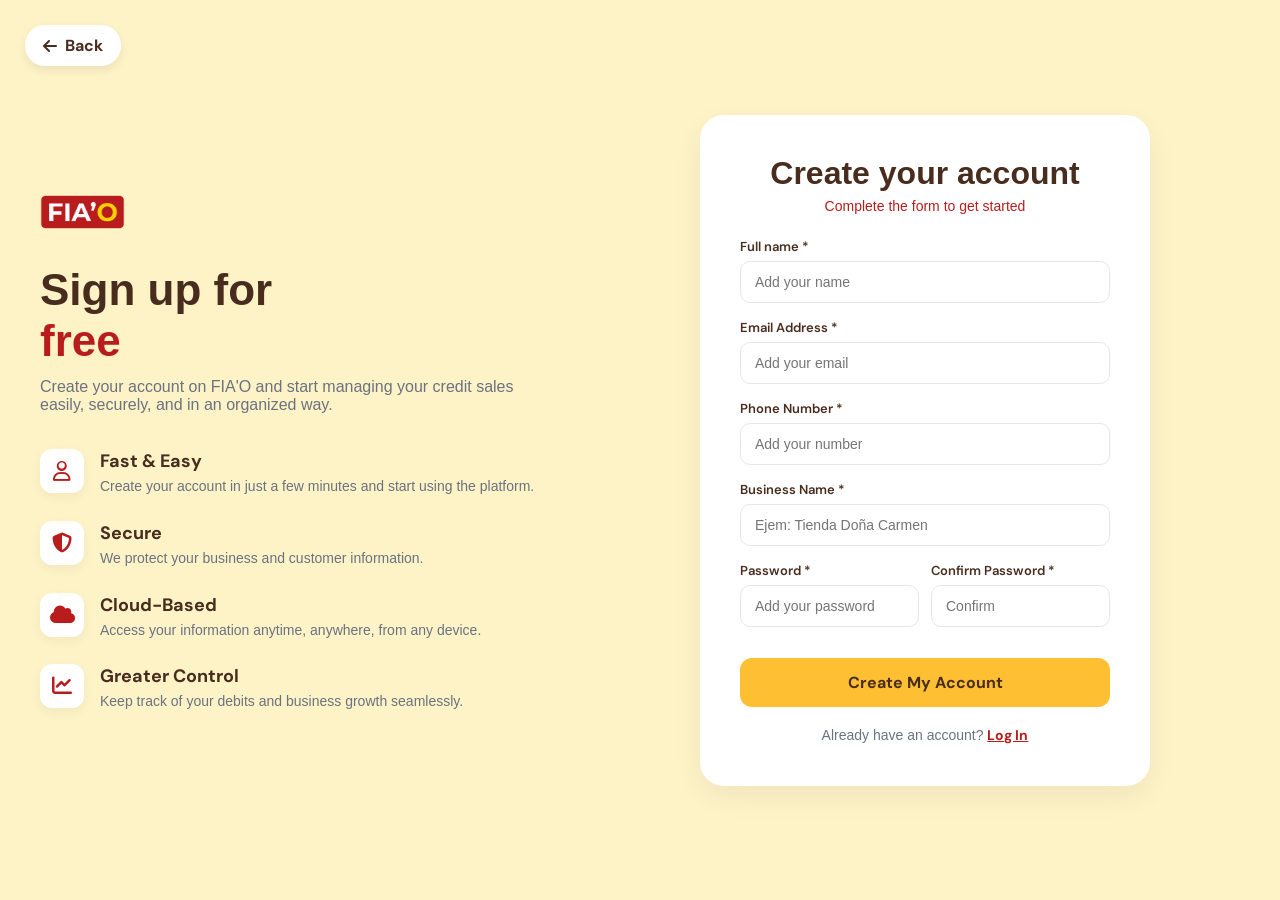
<file: Signin.html>
<!DOCTYPE html>
<html lang="en">
<head>
  <meta charset="UTF-8">
  <meta name="viewport" content="width=device-width, initial-scale=1.0">
  <title>FIA'O - Sign Up</title>
  <!-- FontAwesome Icons -->
  <link rel="stylesheet" href="https://cdnjs.cloudflare.com/ajax/libs/font-awesome/6.4.0/css/all.min.css">
  <!-- CSS Stylesheet para Sign In -->
  <link rel="stylesheet" href="./asset/css/Signin.css">
</head>
<body class="auth-page">

  <!-- Back to Home Button -->
  <a href="index.html" class="back-btn" title="Back to Home">
    <i class="fa-solid fa-arrow-left"></i> Back
  </a>

  <div class="auth-container">
    <!-- Left Side Information Section -->
    <div class="auth-info">
      <div class="auth-logo-wrapper">
        <img src="./asset/img/Logo.png" alt="FIA'O Logo" class="auth-logo">
      </div>

      <h1 class="auth-title">
        Sign up for <br>
        <span class="highlight-red">free</span>
      </h1>
      <p class="auth-subtitle">
        Create your account on FIA'O and start managing your credit sales easily, securely, and in an organized way.
      </p>

      <div class="feature-list">
        <div class="feature-item">
          <div class="feature-icon">
            <i class="fa-regular fa-user"></i>
          </div>
          <div class="feature-text">
            <h3>Fast & Easy</h3>
            <p>Create your account in just a few minutes and start using the platform.</p>
          </div>
        </div>

        <div class="feature-item">
          <div class="feature-icon">
            <i class="fa-solid fa-shield-halved"></i>
          </div>
          <div class="feature-text">
            <h3>Secure</h3>
            <p>We protect your business and customer information.</p>
          </div>
        </div>

        <div class="feature-item">
          <div class="feature-icon">
            <i class="fa-solid fa-cloud"></i>
          </div>
          <div class="feature-text">
            <h3>Cloud-Based</h3>
            <p>Access your information anytime, anywhere, from any device.</p>
          </div>
        </div>

        <div class="feature-item">
          <div class="feature-icon">
            <i class="fa-solid fa-chart-line"></i>
          </div>
          <div class="feature-text">
            <h3>Greater Control</h3>
            <p>Keep track of your debits and business growth seamlessly.</p>
          </div>
        </div>
      </div>
    </div>

    <!-- Right Side Sign Up Form -->
    <div class="auth-card-wrapper">
      <div class="auth-card">
        <h2 class="form-title">Create your account</h2>
        <p class="form-subtitle highlight-red-sub">Complete the form to get started</p>

        <form id="signup-form">
          <div class="form-group">
            <label for="fullname">Full name *</label>
            <input type="text" id="fullname" class="input-plain" placeholder="Add your name" required>
          </div>

          <div class="form-group">
            <label for="email">Email Address *</label>
            <input type="email" id="email" class="input-plain" placeholder="Add your email" required>
          </div>

          <div class="form-group">
            <label for="phone">Phone Number *</label>
            <input type="tel" id="phone" class="input-plain" placeholder="Add your number" required>
          </div>

          <div class="form-group">
            <label for="business">Business Name *</label>
            <input type="text" id="business" class="input-plain" placeholder="Ejem: Tienda Doña Carmen" required>
          </div>

          <div class="form-row">
            <div class="form-group flex-1">
              <label for="password">Password *</label>
              <input type="password" id="password" class="input-plain" placeholder="Add your password" required>
            </div>
            <div class="form-group flex-1">
              <label for="confirm-password">Confirm Password *</label>
              <input type="password" id="confirm-password" class="input-plain" placeholder="Confirm" required>
            </div>
          </div>

          <button type="submit" class="btn btn-yellow-full">Create My Account</button>

          <!-- Bottom Switch Link to Login -->
          <p class="switch-auth-text margin-top-15">
            Already have an account? <a href="Login.html" class="auth-link">Log In</a>
          </p>
        </form>
      </div>
    </div>
  </div>

  <!-- Script File para Sign In -->
  <script src="./asset/js/Signin.js"></script>
</body>
</html>
</file>
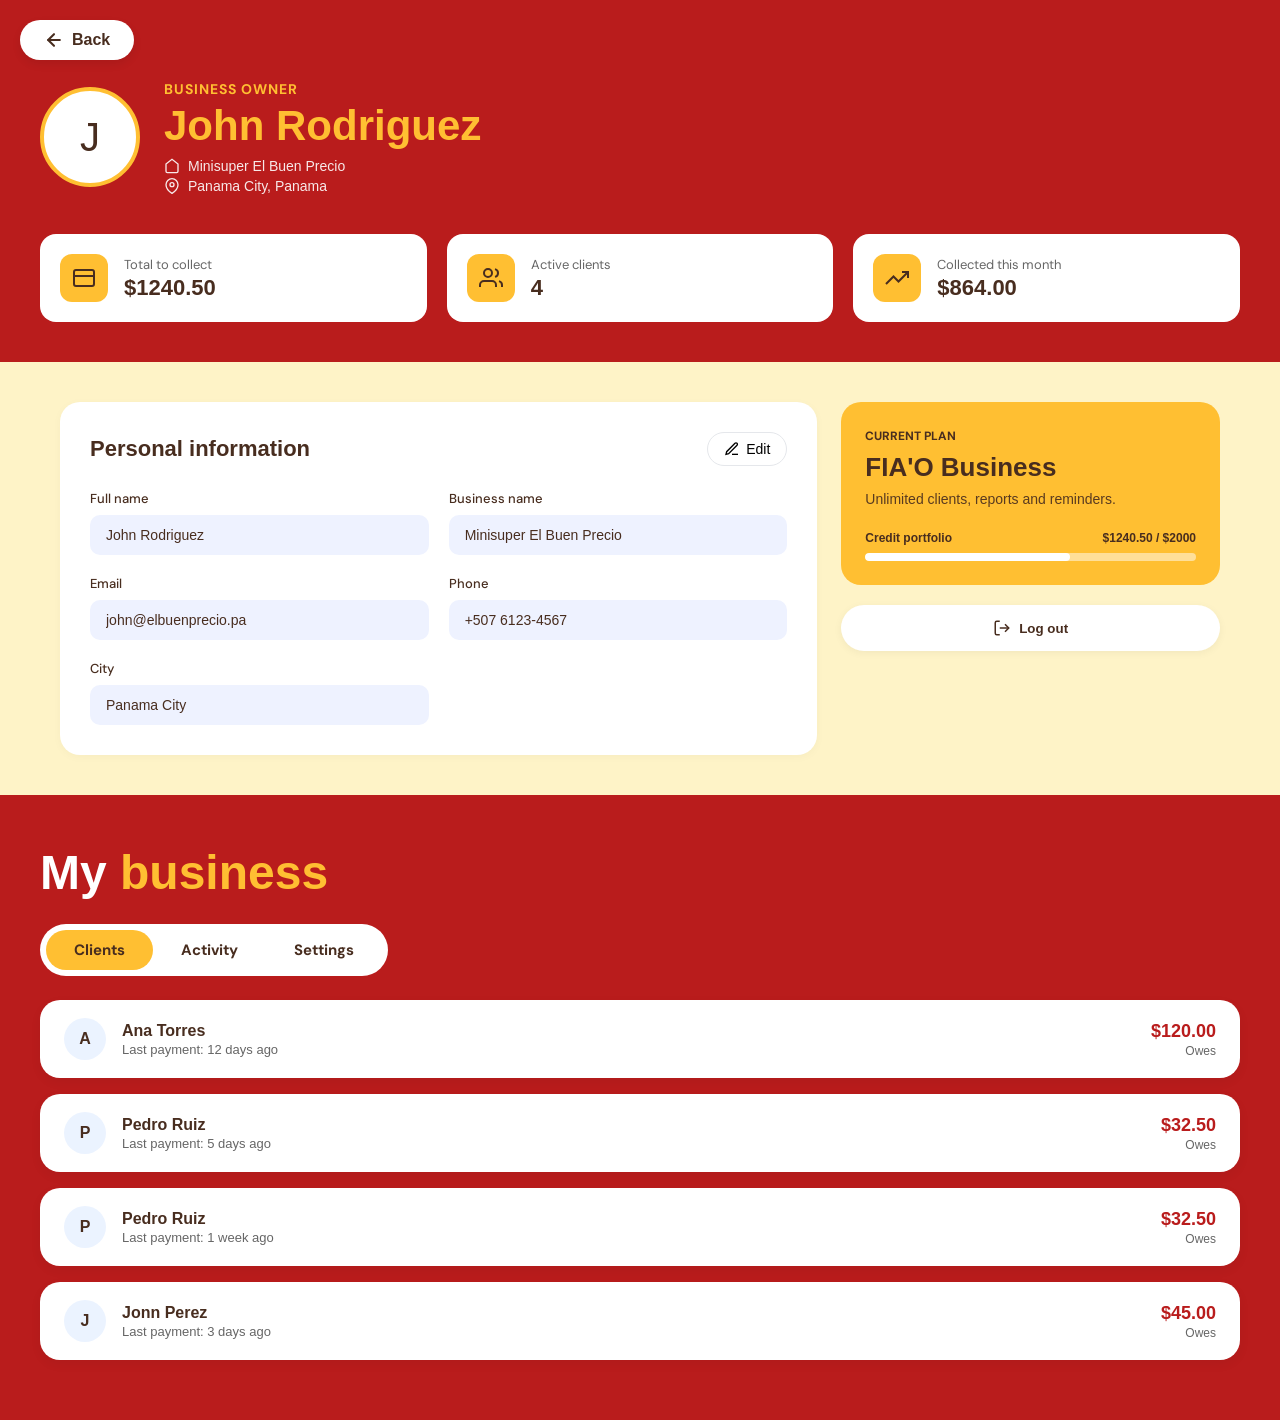
<file: User.html>
<!DOCTYPE html>
<html lang="es">
<head>
    <meta charset="UTF-8">
    <meta name="viewport" content="width=device-width, initial-scale=1.0">
    <title>User Profile - FIA'O</title>
   
    <!-- Fuentes Google Fonts -->
    <link rel="preconnect" href="https://fonts.googleapis.com">
    <link rel="preconnect" href="https://fonts.gstatic.com" crossorigin>
    <link href="https://fonts.googleapis.com/css2?family=DM+Sans:wght@500;700&display=swap" rel="stylesheet">
   
    <!-- Hoja de estilos -->
    <link rel="stylesheet" href="asset/css/User.css">
</head>
<body>
 
    <!-- Botón Back en la parte superior izquierda -->
    <div class="top-nav-container">
        <button id="backBtn" class="back-btn">
            <svg class="back-icon" viewBox="0 0 24 24" fill="none" stroke="currentColor" stroke-width="2.5" stroke-linecap="round" stroke-linejoin="round">
                <line x1="19" y1="12" x2="5" y2="12"></line>
                <polyline points="12 19 5 12 12 5"></polyline>
            </svg>
            <span>Back</span>
        </button>
    </div>
 
    <!-- Header Rojo con información del usuario -->
    <header class="profile-header">
        <div class="user-info-section">
            <div class="avatar-circle">
                <span>J</span>
            </div>
            <div class="user-details">
                <span class="role-badge">BUSINESS OWNER</span>
                <h1 class="user-name">John Rodriguez</h1>
                <p class="user-location">
                    <svg class="icon" viewBox="0 0 24 24" fill="none" stroke="currentColor" stroke-width="2"><path d="M3 9l9-7 9 7v11a2 2 0 0 1-2 2H5a2 2 0 0 1-2-2z"></path></svg>
                    Minisuper El Buen Precio
                </p>
                <p class="user-location">
                    <svg class="icon" viewBox="0 0 24 24" fill="none" stroke="currentColor" stroke-width="2"><path d="M21 10c0 7-9 13-9 13s-9-6-9-13a9 9 0 0 1 18 0z"></path><circle cx="12" cy="10" r="3"></circle></svg>
                    Panama City, Panama
                </p>
            </div>
        </div>
 
        <!-- Tarjetas de métricas -->
        <div class="stats-cards-container">
            <div class="stat-card">
                <div class="stat-icon yellow-bg">
                    <svg viewBox="0 0 24 24" fill="none" stroke="currentColor" stroke-width="2"><rect x="2" y="4" width="20" height="16" rx="2"></rect><line x1="2" y1="10" x2="22" y2="10"></line></svg>
                </div>
                <div>
                    <span class="stat-label">Total to collect</span>
                    <h3 class="stat-value">$1240.50</h3>
                </div>
            </div>
 
            <div class="stat-card">
                <div class="stat-icon yellow-bg">
                    <svg viewBox="0 0 24 24" fill="none" stroke="currentColor" stroke-width="2"><path d="M17 21v-2a4 4 0 0 0-4-4H5a4 4 0 0 0-4 4v2"></path><circle cx="9" cy="7" r="4"></circle><path d="M23 21v-2a4 4 0 0 0-3-3.87"></path><path d="M16 3.13a4 4 0 0 1 0 7.75"></path></svg>
                </div>
                <div>
                    <span class="stat-label">Active clients</span>
                    <h3 class="stat-value">4</h3>
                </div>
            </div>
 
            <div class="stat-card">
                <div class="stat-icon yellow-bg">
                    <svg viewBox="0 0 24 24" fill="none" stroke="currentColor" stroke-width="2"><polyline points="23 6 13.5 15.5 8.5 10.5 1 18"></polyline><polyline points="17 6 23 6 23 12"></polyline></svg>
                </div>
                <div>
                    <span class="stat-label">Collected this month</span>
                    <h3 class="stat-value">$864.00</h3>
                </div>
            </div>
        </div>
    </header>
 
    <!-- Sección de Información Personal y Plan -->
    <main class="main-content">
        <div class="content-grid">
            <section class="info-card">
                <div class="card-header">
                    <h2>Personal information</h2>
                    <button class="edit-btn">
                        <svg viewBox="0 0 24 24" fill="none" stroke="currentColor" stroke-width="2"><path d="M12 20h9"></path><path d="M16.5 3.5a2.121 2.121 0 0 1 3 3L7 19l-4 1 1-4L16.5 3.5z"></path></svg>
                        Edit
                    </button>
                </div>
 
                <div class="form-grid">
                    <div class="form-group">
                        <label>Full name</label>
                        <input type="text" value="John Rodriguez" readonly>
                    </div>
                    <div class="form-group">
                        <label>Business name</label>
                        <input type="text" value="Minisuper El Buen Precio" readonly>
                    </div>
                    <div class="form-group">
                        <label>Email</label>
                        <input type="email" value="john@elbuenprecio.pa" readonly>
                    </div>
                    <div class="form-group">
                        <label>Phone</label>
                        <input type="text" value="+507 6123-4567" readonly>
                    </div>
                    <div class="form-group">
                        <label>City</label>
                        <input type="text" value="Panama City" readonly>
                    </div>
                </div>
            </section>
 
            <aside class="sidebar-card">
                <div class="plan-card">
                    <span class="plan-subtitle">CURRENT PLAN</span>
                    <h2 class="plan-title">FIA'O Business</h2>
                    <p class="plan-desc">Unlimited clients, reports and reminders.</p>
                   
                    <div class="plan-progress-info">
                        <span>Credit portfolio</span>
                        <span>$1240.50 / $2000</span>
                    </div>
                    <div class="progress-bar">
                        <div class="progress-fill" style="width: 62%;"></div>
                    </div>
                </div>
 
                <button class="logout-btn">
                    <svg viewBox="0 0 24 24" fill="none" stroke="currentColor" stroke-width="2"><path d="M9 21H5a2 2 0 0 1-2-2V5a2 2 0 0 1 2-2h4"></path><polyline points="16 17 21 12 16 7"></polyline><line x1="21" y1="12" x2="9" y2="12"></line></svg>
                    Log out
                </button>
            </aside>
        </div>
    </main>
 
    <!-- Sección Inferior: My Business -->
    <section class="my-business-section">
        <div class="business-container">
            <h1 class="business-title">My <span>business</span></h1>
 
            <!-- Pestañas de Navegación -->
            <div class="business-tabs">
                <button class="tab-btn active" data-tab="clients">Clients</button>
                <button class="tab-btn" data-tab="activity">Activity</button>
                <button class="tab-btn" data-tab="settings">Settings</button>
            </div>
 
            <!-- Contenido de las pestañas -->
            <div class="tab-content-container">
                <!-- Pestaña 1: Clients -->
                <div id="clients-tab" class="tab-panel active">
                    <div class="business-list">
                        <div class="business-item">
                            <div class="item-left">
                                <div class="avatar-small">A</div>
                                <div>
                                    <h4 class="item-title">Ana Torres</h4>
                                    <p class="item-subtitle">Last payment: 12 days ago</p>
                                </div>
                            </div>
                            <div class="item-right">
                                <span class="amount">$120.00</span>
                                <span class="amount-status">Owes</span>
                            </div>
                        </div>
 
                        <div class="business-item">
                            <div class="item-left">
                                <div class="avatar-small">P</div>
                                <div>
                                    <h4 class="item-title">Pedro Ruiz</h4>
                                    <p class="item-subtitle">Last payment: 5 days ago</p>
                                </div>
                            </div>
                            <div class="item-right">
                                <span class="amount">$32.50</span>
                                <span class="amount-status">Owes</span>
                            </div>
                        </div>
 
                        <div class="business-item">
                            <div class="item-left">
                                <div class="avatar-small">P</div>
                                <div>
                                    <h4 class="item-title">Pedro Ruiz</h4>
                                    <p class="item-subtitle">Last payment: 1 week ago</p>
                                </div>
                            </div>
                            <div class="item-right">
                                <span class="amount">$32.50</span>
                                <span class="amount-status">Owes</span>
                            </div>
                        </div>
 
                        <div class="business-item">
                            <div class="item-left">
                                <div class="avatar-small">J</div>
                                <div>
                                    <h4 class="item-title">Jonn Perez</h4>
                                    <p class="item-subtitle">Last payment: 3 days ago</p>
                                </div>
                            </div>
                            <div class="item-right">
                                <span class="amount">$45.00</span>
                                <span class="amount-status">Owes</span>
                            </div>
                        </div>
                    </div>
                </div>
 
                <!-- Pestaña 2: Activity -->
                <div id="activity-tab" class="tab-panel">
                    <div class="business-list">
                        <div class="business-item">
                            <div class="item-left">
                                <div class="icon-circle yellow">
                                    <svg viewBox="0 0 24 24" fill="none" stroke="currentColor" stroke-width="2"><line x1="22" y1="2" x2="11" y2="13"></line><polygon points="22 2 15 22 11 13 2 9 22 2"></polygon></svg>
                                </div>
                                <div>
                                    <h4 class="item-title">Reminder sent</h4>
                                    <p class="item-subtitle">Pedro Ruiz notified by WhatsApp</p>
                                </div>
                            </div>
                            <div class="item-right">
                                <span class="amount-dark">$32.50</span>
                                <span class="amount-time">2 days ago</span>
                            </div>
                        </div>
 
                        <div class="business-item">
                            <div class="item-left">
                                <div class="icon-circle yellow">
                                    <svg viewBox="0 0 24 24" fill="none" stroke="currentColor" stroke-width="2"><polyline points="17 13 12 18 7 13"></polyline><line x1="12" y1="6" x2="12" y2="18"></line></svg>
                                </div>
                                <div>
                                    <h4 class="item-title">Payment received</h4>
                                    <p class="item-subtitle">Ana Torres paid a partial amount</p>
                                </div>
                            </div>
                            <div class="item-right">
                                <span class="amount-dark">$40.00</span>
                                <span class="amount-time">Today, 10:24</span>
                            </div>
                        </div>
 
                        <div class="business-item">
                            <div class="item-left">
                                <div class="icon-circle yellow">
                                    <svg viewBox="0 0 24 24" fill="none" stroke="currentColor" stroke-width="2"><polyline points="7 11 12 6 17 11"></polyline><line x1="12" y1="18" x2="12" y2="6"></line></svg>
                                </div>
                                <div>
                                    <h4 class="item-title">New credit added</h4>
                                    <p class="item-subtitle">Jonn Perez - groceries</p>
                                </div>
                            </div>
                            <div class="item-right">
                                <span class="amount-dark">$45.00</span>
                                <span class="amount-time">Yesterday</span>
                            </div>
                        </div>
 
                        <div class="business-item">
                            <div class="item-left">
                                <div class="icon-circle yellow">
                                    <svg viewBox="0 0 24 24" fill="none" stroke="currentColor" stroke-width="2"><path d="M16 21v-2a4 4 0 0 0-4-4H5a4 4 0 0 0-4 4v2"></path><circle cx="8.5" cy="7" r="4"></circle><line x1="20" y1="8" x2="20" y2="14"></line><line x1="23" y1="11" x2="17" y2="11"></line></svg>
                                </div>
                                <div>
                                    <h4 class="item-title">New client registered</h4>
                                    <p class="item-subtitle">Pedro Ruiz added to your ledger</p>
                                </div>
                            </div>
                            <div class="item-right">
                                <span class="amount-time">Last week</span>
                            </div>
                        </div>
                    </div>
                </div>
 
                <!-- Pestaña 3: Settings -->
                <div id="settings-tab" class="tab-panel">
                    <div class="business-list">
                        <div class="business-item">
                            <div class="item-left">
                                <div class="icon-circle blue">
                                    <svg viewBox="0 0 24 24" fill="none" stroke="currentColor" stroke-width="2"><path d="M18 8A6 6 0 0 0 6 8c0 7-3 9-3 9h18s-3-2-3-9"></path><path d="M13.73 21a2 2 0 0 1-3.46 0"></path></svg>
                                </div>
                                <div>
                                    <h4 class="item-title">Automatic reminders</h4>
                                    <p class="item-subtitle">Notify clients with pending balances.</p>
                                </div>
                            </div>
                            <label class="switch">
                                <input type="checkbox" checked>
                                <span class="slider round"></span>
                            </label>
                        </div>
 
                        <div class="business-item">
                            <div class="item-left">
                                <div class="icon-circle blue">
                                    <svg viewBox="0 0 24 24" fill="none" stroke="currentColor" stroke-width="2"><polyline points="23 6 13.5 15.5 8.5 10.5 1 18"></polyline><polyline points="17 6 23 6 23 12"></polyline></svg>
                                </div>
                                <div>
                                    <h4 class="item-title">Weekly report</h4>
                                    <p class="item-subtitle">Receive a summary every Monday.</p>
                                </div>
                            </div>
                            <label class="switch">
                                <input type="checkbox" checked>
                                <span class="slider round"></span>
                            </label>
                        </div>
 
                        <div class="business-item">
                            <div class="item-left">
                                <div class="icon-circle blue">
                                    <svg viewBox="0 0 24 24" fill="none" stroke="currentColor" stroke-width="2"><rect x="2" y="4" width="20" height="16" rx="2"></rect><line x1="2" y1="10" x2="22" y2="10"></line></svg>
                                </div>
                                <div>
                                    <h4 class="item-title">Payment alerts</h4>
                                    <p class="item-subtitle">Get notified when a client pays.</p>
                                </div>
                            </div>
                            <label class="switch">
                                <input type="checkbox">
                                <span class="slider round"></span>
                            </label>
                        </div>
 
                        <div class="business-item">
                            <div class="item-left">
                                <div class="icon-circle blue">
                                    <svg viewBox="0 0 24 24" fill="none" stroke="currentColor" stroke-width="2"><path d="M12 22s8-4 8-10V5l-8-3-8 3v7c0 6 8 10 8 10z"></path></svg>
                                </div>
                                <div>
                                    <h4 class="item-title">Two-step verification</h4>
                                    <p class="item-subtitle">Extra security for your account.</p>
                                </div>
                            </div>
                            <label class="switch">
                                <input type="checkbox" checked>
                                <span class="slider round"></span>
                            </label>
                        </div>
                    </div>
                </div>
 
            </div>
        </div>
    </section>
 
    <script src="asset/js/User.js"></script>
</body>
</html>
</file>
<file: asset/css/Style.css>
/* =========================================
   FIA'O - HOME PAGE
   Colors and typography
========================================= */

@import url('https://fonts.googleapis.com/css2?family=DM+Sans:wght@400;500;600;700&display=swap');

@font-face {
    font-family: 'Gotham';
    src: url('https://fonts.cdnfonts.com/s/14955/GothamBold.woff') format('woff');
    font-weight: 700 900;
    font-style: normal;
}

@font-face {
    font-family: 'Garet';
    src: url('https://fonts.cdnfonts.com/s/72224/Garet-Book.woff') format('woff');
    font-weight: 400;
    font-style: normal;
}

:root {
    --color-red: #B91C1C;
    --color-yellow: #FFBF32;
    --color-cream: #FEF3C7;
    --color-brown: #482D1F;

    --font-title: 'Gotham', Arial, sans-serif;
    --font-subtitle: 'DM Sans', Arial, sans-serif;
    --font-body: 'Garet', Arial, sans-serif;

    --page-background: #FFFFFF;
    --hero-background: var(--color-red);
    --text-color: var(--color-brown);
}

/* =========================================
   RESET AND GENERAL
========================================= */

* {
    margin: 0;
    padding: 0;
    box-sizing: border-box;
}

html {
    scroll-behavior: smooth;
    width: 100%;
    min-height: 100%;
}

body {
    width: 100%;
    min-height: 100vh;
    overflow-x: hidden;

    font-family: var(--font-body);
    background-color: var(--page-background);
    color: var(--text-color);

    transition: background-color 0.25s ease,
                color 0.25s ease;
}

/* =========================================
   NAVIGATION BAR
========================================= */

header {
    width: 100%;
    padding: 20px 0 0;
    background-color: var(--page-background);

    transition: background-color 0.25s ease;
}

.navbar {
    width: 90%;
    max-width: 1600px;
    min-height: 72px;

    margin: 0 auto;
    padding: 9px 36px;

    display: flex;
    align-items: center;
    justify-content: space-between;
    gap: 24px;

    background-color: var(--color-red);
    border-radius: 45px;

    box-shadow: 0 5px 14px rgba(72, 45, 31, 0.15);
}

.navbar-brand {
    flex-shrink: 0;
}

.navbar-brand a {
    display: flex;
    align-items: center;
}

.navbar-logo {
    display: block;
    height: 48px;
    width: auto;
    max-width: 190px;
    object-fit: contain;
}

/* NAVIGATION LINKS */

.navbar-menu {
    display: flex;
    align-items: center;
    justify-content: center;

    flex: 1;
    gap: 8px;

    list-style: none;
    margin: 0;
    padding: 0;
}

.navbar-menu li {
    list-style: none;
}

.navbar-menu .nav-link {
    display: inline-flex;
    align-items: center;
    justify-content: center;

    padding: 11px 20px;

    color: #FFFFFF;
    font-family: var(--font-subtitle);
    font-size: 17px;
    font-weight: 700;

    text-decoration: none;
    white-space: nowrap;
    border-radius: 30px;

    transition: background-color 0.2s ease,
                color 0.2s ease,
                transform 0.2s ease;
}

.navbar-menu .nav-link:hover {
    background-color: rgba(255, 255, 255, 0.13);
}

.navbar-menu .nav-link.active {
    background-color: var(--color-yellow);
    color: var(--color-brown);
}

/* RIGHT-SIDE ICONS */

.navbar-actions {
    display: flex;
    align-items: center;
    justify-content: center;
    gap: 20px;
    flex-shrink: 0;
}

.icon-btn {
    position: relative;

    display: flex;
    align-items: center;
    justify-content: center;

    padding: 0;
    background: transparent;
    border: none;

    color: #FFFFFF;
    font-size: 25px;
    cursor: pointer;

    transition: transform 0.2s ease;
}

.icon-btn:hover,
.user-avatar-btn:hover {
    transform: scale(1.08);
}

.notification-badge {
    position: absolute;
    top: -9px;
    right: -10px;

    display: flex;
    align-items: center;
    justify-content: center;

    width: 20px;
    height: 20px;

    background-color: var(--color-yellow);
    color: var(--color-brown);

    border-radius: 50%;
    font-family: var(--font-subtitle);
    font-size: 11px;
    font-weight: 700;
}

.user-avatar-btn {
    display: flex;
    align-items: center;
    justify-content: center;

    color: #FFFFFF;
    font-size: 29px;
    text-decoration: none;

    transition: transform 0.2s ease;
}

/* =========================================
   HOME HERO SECTION
========================================= */

.hero-container {
    width: 100%;
    max-width: none;
    min-height: 710px;

    /* Space between navigation and red section */
    margin: 13px 0 0;

    /* Content spacing */
    padding: 48px 6.3% 55px;

    display: flex;
    align-items: center;
    justify-content: space-between;
    gap: 45px;

    background-color: var(--hero-background);

    overflow: hidden;

    transition: background-color 0.25s ease;
}

.hero-content {
    flex: 1 1 58%;
    min-width: 0;
    max-width: 800px;
}

/* MAIN TITLE */

.hero-title {
    margin: 0 0 26px;

    color: #FFFFFF;
    font-family: var(--font-title);
    font-size: clamp(48px, 5.2vw, 86px);
    font-weight: 900;
    line-height: 1.12;
    letter-spacing: -1.8px;
}

.highlight-yellow {
    color: var(--color-yellow);
}

/* DESCRIPTION */

.hero-description {
    max-width: 700px;
    margin: 0 0 32px;

    color: #FFFFFF;
    font-family: var(--font-body);
    font-size: 17px;
    font-weight: 400;
    line-height: 1.8;
}

/* =========================================
   LOGIN AND SIGN UP BUTTONS
========================================= */

.hero-buttons {
    display: flex;
    align-items: center;
    flex-wrap: wrap;
    gap: 28px;
}

.hero-buttons .btn {
    display: inline-flex;
    align-items: center;
    justify-content: center;

    width: 205px;
    height: 52px;
    padding: 0 20px;

    border: none;
    border-radius: 35px;

    font-family: var(--font-subtitle);
    font-size: 17px;
    font-weight: 700;
    text-decoration: none;
    white-space: nowrap;

    cursor: pointer;

    transition: transform 0.2s ease,
                background-color 0.2s ease;
}

.hero-buttons .btn-yellow {
    background-color: var(--color-yellow);
    color: var(--color-brown);
}

.hero-buttons .btn-yellow:hover {
    background-color: var(--color-cream);
    transform: translateY(-2px);
}

/* =========================================
   PHONE MOCKUP
========================================= */

.hero-image-wrapper {
    flex: 0 1 42%;
    min-width: 0;

    display: flex;
    align-items: center;
    justify-content: center;
}

.phone-mockup-img {
    display: block;

    width: 108%;
    max-width: 510px;
    max-height: 760px;
    height: auto;

    object-fit: contain;

    filter: drop-shadow(0 15px 20px rgba(0, 0, 0, 0.22));
}

/* =========================================
   DARK MODE
   Activated by body.dark-mode
========================================= */

body.dark-mode {
    --page-background: #181818;
    --hero-background: #181818;
    --text-color: #FEF3C7;

    background-color: var(--page-background);
    color: var(--text-color);
}

body.dark-mode header {
    background-color: var(--page-background);
}

body.dark-mode .hero-container {
    background-color: var(--hero-background);
}

body.dark-mode .navbar {
    background-color: #242424;
    border: 1px solid #E87500;
    box-shadow: none;
}

body.dark-mode .navbar-menu .nav-link {
    color: #FEF3C7;
}

body.dark-mode .navbar-menu .nav-link.active {
    background-color: #FFBF32;
    color: #482D1F;
}

body.dark-mode .hero-title,
body.dark-mode .hero-description {
    color: #FFFFFF;
}

body.dark-mode .highlight-yellow {
    color: #FFBF32;
}

body.dark-mode .hero-buttons .btn-yellow {
    background-color: #FFBF32;
    color: #482D1F;
}

body.dark-mode .hero-buttons .btn-yellow:hover {
    background-color: #FEF3C7;
}

/* =========================================
   RESPONSIVE: SMALL LAPTOPS
========================================= */

@media (max-width: 1200px) {
    .navbar {
        width: 94%;
        gap: 14px;
        padding: 9px 22px;
    }

    .navbar-logo {
        height: 43px;
    }

    .navbar-menu {
        gap: 2px;
    }

    .navbar-menu .nav-link {
        padding: 10px 12px;
        font-size: 15px;
    }

    .navbar-actions {
        gap: 15px;
    }

    .hero-container {
        gap: 30px;
        padding-left: 5%;
        padding-right: 5%;
    }

    .hero-title {
        font-size: clamp(46px, 5vw, 68px);
    }

    .phone-mockup-img {
        width: 110%;
        max-width: 470px;
    }
}

/* =========================================
   RESPONSIVE: TABLETS
========================================= */

@media (max-width: 900px) {
    header {
        padding: 15px 0 0;
    }

    .navbar {
        width: 94%;
        min-height: 70px;
        flex-wrap: wrap;
        justify-content: center;
        border-radius: 30px;
        padding: 14px 20px;
    }

    .navbar-menu {
        order: 3;
        flex-basis: 100%;
        flex-wrap: wrap;
    }

    .hero-container {
        min-height: auto;
        flex-direction: column;
        text-align: center;

        padding: 50px 7%;
        gap: 35px;
    }

    .hero-content {
        flex-basis: auto;
        width: 100%;
        max-width: 800px;
    }

    .hero-title {
        font-size: clamp(43px, 7vw, 65px);
    }

    .hero-description {
        margin-left: auto;
        margin-right: auto;
    }

    .hero-buttons {
        justify-content: center;
    }

    .hero-image-wrapper {
        width: 100%;
        flex-basis: auto;
    }

    .phone-mockup-img {
        width: 100%;
        max-width: 410px;
        max-height: 620px;
    }
}

/* =========================================
   RESPONSIVE: MOBILE
========================================= */

@media (max-width: 600px) {
    header {
        padding-top: 12px;
    }

    .navbar {
        width: 94%;
        padding: 14px 12px;
        gap: 14px;
    }

    .navbar-logo {
        height: 37px;
    }

    .navbar-menu {
        gap: 4px;
    }

    .navbar-menu .nav-link {
        padding: 8px 10px;
        font-size: 12px;
    }

    .navbar-actions {
        gap: 16px;
    }

    .icon-btn {
        font-size: 21px;
    }

    .user-avatar-btn {
        font-size: 24px;
    }

    .hero-container {
        width: 100%;
        margin-top: 10px;
        padding: 40px 20px;
        gap: 32px;
    }

    .hero-title {
        font-size: 40px;
        letter-spacing: -1px;
        line-height: 1.13;
    }

    .hero-description {
        font-size: 15px;
        line-height: 1.7;
    }

    .hero-buttons {
        justify-content: center;
        gap: 12px;
    }

    .hero-buttons .btn {
        width: 145px;
        height: 46px;
        font-size: 14px;
    }

    .phone-mockup-img {
        width: 100%;
        max-width: 330px;
        max-height: 510px;
    }
}
</file>
<file: asset/css/Clients.css>
/* =========================================
   TIPOGRAFÍAS Y VARIABLES GLOBALES
========================================= */
@import url('https://fonts.googleapis.com/css2?family=DM+Sans:ital,opsz,wght@0,9..40,100..1000;1,9..40,100..1000&family=Plus+Jakarta+Sans:wght@700;800&display=swap');

@font-face {
  font-family: 'Gotham';
  src: local('Gotham'), local('Gotham-Bold'), url('https://fonts.cdnfonts.com/s/14955/GothamBold.woff') format('woff');
  font-weight: bold;
}

@font-face {
  font-family: 'Garet';
  src: local('Garet'), url('https://fonts.cdnfonts.com/s/72224/Garet-Book.woff') format('woff');
  font-weight: normal;
}

:root {
  --color-red: #B91C1C;
  --color-yellow: #FFBF32;
  --color-cream: #FEF3C7;
  --color-brown: #482D1F;

  --font-title: 'Gotham', sans-serif;
  --font-navbar: 'Plus Jakarta Sans', 'DM Sans', system-ui, -apple-system, sans-serif;
  --font-subtitle: 'DM Sans', Arial, sans-serif;
  --font-body: 'Garet', sans-serif;

  --header-bg: #FFFFFF;
  --page-background: #FFFFFF;
  --text-main: #482D1F;
  --text-muted: #6B7280;

  --card-bg: #FEF3C7;
  --subcard-bg: #FFFDF5;
  --table-border: #F3E8C4;
  --input-bg: #FFFDF5;
  --input-border: #E2D7AE;
  --dark-btn-bg: #482D1F;

  --status-pending-bg: #FEE2E2;
  --status-pending-txt: #991B1B;
  --status-ontime-bg: #D1FAE5;
  --status-ontime-txt: #065F46;
  --status-overdue-bg: #FCA5A5;
  --status-overdue-txt: #7F1D1D;
}

/* DARK MODE OVERRIDES */
body.dark-mode {
  --header-bg: #181818;
  --page-background: #181818;
  --text-main: #FEF3C7;
  --text-muted: #A1A1AA;

  --card-bg: #27272A;
  --subcard-bg: #3F3F46;
  --table-border: #3F3F46;
  --input-bg: #27272A;
  --input-border: #52525B;
  --dark-btn-bg: #B91C1C;

  --status-pending-bg: #78350F;
  --status-pending-txt: #FEF3C7;
  --status-ontime-bg: #064E3B;
  --status-ontime-txt: #A7F3D0;
  --status-overdue-bg: #7F1D1D;
  --status-overdue-txt: #FECACA;
}

* {
  box-sizing: border-box;
  margin: 0;
  padding: 0;
}

body {
  background-color: var(--page-background);
  color: var(--text-main);
  font-family: var(--font-body);
  min-height: 100vh;
  display: flex;
  flex-direction: column;
  transition: background-color 0.25s ease, color 0.25s ease;
}

/* =========================================
   NAVIGATION BAR (IDÉNTICA A CREDIT EN TAMAÑO Y ELEMENTOS)
========================================= */

header {
  width: 100%;
  padding: 20px 0 15px;
  background-color: var(--header-bg);
  transition: background-color 0.25s ease;
}

.navbar {
  width: 90%;
  max-width: 1600px;
  min-height: 72px;
  margin: 0 auto;
  padding: 9px 36px;
  display: flex;
  align-items: center;
  justify-content: space-between;
  gap: 24px;
  background-color: var(--color-red);
  border-radius: 45px;
  box-shadow: 0 5px 14px rgba(72, 45, 31, 0.15);
}

.navbar-brand {
  flex-shrink: 0;
}

.navbar-brand a {
  display: flex;
  align-items: center;
}

.navbar-logo {
  display: block;
  height: 48px;
  width: auto;
  max-width: 190px;
  object-fit: contain;
}

/* ENLACES Y TIPOGRAFÍA DE CREDIT */

.navbar-menu {
  display: flex;
  align-items: center;
  justify-content: center;
  flex: 1;
  gap: 12px;
  list-style: none;
  margin: 0;
  padding: 0;
}

.navbar-menu li {
  list-style: none;
}

.navbar-menu .nav-link {
  display: inline-flex;
  align-items: center;
  justify-content: center;
  padding: 10px 24px;
  color: #FFFFFF;
  font-family: var(--font-navbar);
  font-size: 18px;
  font-weight: 800;
  letter-spacing: -0.2px;
  text-decoration: none;
  white-space: nowrap;
  border-radius: 30px;
  transition: background-color 0.2s ease,
              color 0.2s ease,
              transform 0.2s ease;
}

.navbar-menu .nav-link:hover {
  background-color: rgba(255, 255, 255, 0.15);
}

/* El botón activo pasa a ser CLIENTS manteniendo el estilo amarillo pill */
.navbar-menu .nav-link.active {
  background-color: var(--color-yellow);
  color: #332314;
  font-weight: 800;
  box-shadow: 0 2px 6px rgba(0, 0, 0, 0.1);
}

/* ICONOS DERECHOS IDÉNTICOS */

.navbar-actions {
  display: flex;
  align-items: center;
  justify-content: center;
  gap: 20px;
  flex-shrink: 0;
}

.icon-btn {
  position: relative;
  display: flex;
  align-items: center;
  justify-content: center;
  padding: 0;
  background: transparent;
  border: none;
  color: #FFFFFF;
  font-size: 25px;
  cursor: pointer;
  transition: transform 0.2s ease;
}

.icon-btn:hover,
.user-avatar-btn:hover {
  transform: scale(1.08);
}

.notification-badge {
  position: absolute;
  top: -9px;
  right: -10px;
  display: flex;
  align-items: center;
  justify-content: center;
  width: 20px;
  height: 20px;
  background-color: var(--color-yellow);
  color: var(--color-brown);
  border-radius: 50%;
  font-family: var(--font-subtitle);
  font-size: 11px;
  font-weight: 700;
}

.user-avatar-btn {
  display: flex;
  align-items: center;
  justify-content: center;
  color: #FFFFFF;
  font-size: 29px;
  text-decoration: none;
  transition: transform 0.2s ease;
}

/* =========================================
   CLIENTS MAIN CONTENT
========================================= */

.clients-main-container {
  width: 90%;
  max-width: 1600px;
  margin: 35px auto 40px;
  flex: 1;
}

.clients-layout-grid {
  display: grid;
  grid-template-columns: 420px 1fr;
  gap: 40px;
  align-items: start;
}

/* LEFT COLUMN */
.left-hero-column {
  display: flex;
  flex-direction: column;
}

.title-with-actions {
  display: flex;
  align-items: center;
  justify-content: space-between;
  margin-bottom: 12px;
}

.page-title {
  font-family: var(--font-title);
  font-size: 38px;
  color: var(--text-main);
}

.top-action-icons {
  display: flex;
  gap: 10px;
}

.icon-circle-btn {
  width: 36px;
  height: 36px;
  border-radius: 50%;
  border: 1px solid var(--input-border);
  background-color: var(--subcard-bg);
  color: var(--text-main);
  display: flex;
  align-items: center;
  justify-content: center;
  cursor: pointer;
}

.page-subtitle {
  font-family: var(--font-title);
  font-size: 20px;
  color: var(--text-main);
  margin-bottom: 10px;
}

.page-description {
  font-family: var(--font-body);
  font-size: 14px;
  color: var(--text-muted);
  line-height: 1.5;
  margin-bottom: 30px;
}

.hero-image-wrapper {
  width: 100%;
  text-align: center;
}

.hero-senor-img {
  width: 100%;
  max-width: 380px;
  height: auto;
  object-fit: contain;
}

/* RIGHT COLUMN */
.right-content-column {
  display: flex;
  flex-direction: column;
  gap: 24px;
}

/* SEARCH & FILTER CARD */
.search-filter-card {
  background-color: var(--card-bg);
  border-radius: 20px;
  padding: 24px;
  display: flex;
  flex-direction: column;
  gap: 16px;
  box-shadow: 0 4px 15px rgba(0, 0, 0, 0.05);
}

.search-input-box {
  position: relative;
  display: flex;
  align-items: center;
}

.search-icon {
  position: absolute;
  left: 16px;
  color: var(--text-muted);
  font-size: 16px;
}

.search-input-box input {
  width: 100%;
  padding: 14px 16px 14px 44px;
  border-radius: 25px;
  border: 1px solid var(--input-border);
  background-color: var(--input-bg);
  color: var(--text-main);
  font-family: var(--font-body);
  font-size: 14px;
  outline: none;
  transition: border-color 0.2s ease;
}

.search-input-box input:focus {
  border-color: var(--color-red);
}

.filter-pills-row {
  display: flex;
  gap: 12px;
}

.filter-pill {
  padding: 8px 20px;
  border-radius: 20px;
  border: 1px solid var(--input-border);
  background-color: var(--subcard-bg);
  color: var(--text-main);
  font-family: var(--font-subtitle);
  font-weight: 700;
  font-size: 14px;
  cursor: pointer;
  transition: all 0.2s ease;
}

.filter-pill.active {
  background-color: var(--color-brown);
  color: #FFFFFF;
  border-color: var(--color-brown);
}

body.dark-mode .filter-pill.active {
  background-color: var(--color-red);
  border-color: var(--color-red);
}

/* CLIENTS TABLE CARD */
.clients-table-card {
  background-color: var(--card-bg);
  border-radius: 20px;
  padding: 10px 24px;
  overflow-x: auto;
  box-shadow: 0 4px 15px rgba(0, 0, 0, 0.05);
}

.clients-table {
  width: 100%;
  border-collapse: collapse;
  text-align: left;
}

.clients-table th {
  padding: 18px 12px;
  font-family: var(--font-subtitle);
  font-size: 12px;
  font-weight: 700;
  color: var(--text-muted);
  border-bottom: 1px solid var(--table-border);
}

.clients-table td {
  padding: 18px 12px;
  border-bottom: 1px solid var(--table-border);
  vertical-align: middle;
}

.clients-table tr:last-child td {
  border-bottom: none;
}

.client-profile-cell {
  display: flex;
  align-items: center;
  gap: 12px;
}

.avatar-circle {
  width: 42px;
  height: 42px;
  border-radius: 50%;
  background-color: var(--color-brown);
  color: #FFFFFF;
  display: flex;
  align-items: center;
  justify-content: center;
  font-family: var(--font-title);
  font-size: 14px;
}

.client-name-box h4 {
  font-family: var(--font-title);
  font-size: 16px;
  color: var(--text-main);
}

.client-name-box p {
  font-size: 13px;
  color: var(--text-muted);
}

.purchases-text {
  font-family: var(--font-body);
  font-size: 14px;
  color: var(--text-main);
}

.debt-amount {
  font-family: var(--font-title);
  font-size: 16px;
  color: var(--text-main);
}

/* STATUS BADGES */
.status-badge {
  display: inline-block;
  padding: 6px 14px;
  border-radius: 12px;
  font-family: var(--font-subtitle);
  font-size: 12px;
  font-weight: 700;
}

.status-badge.pending {
  background-color: var(--status-pending-bg);
  color: var(--status-pending-txt);
}

.status-badge.ontime {
  background-color: var(--status-ontime-bg);
  color: var(--status-ontime-txt);
}

.status-badge.overdue {
  background-color: var(--status-overdue-bg);
  color: var(--status-overdue-txt);
}

.action-link {
  font-family: var(--font-subtitle);
  font-weight: 700;
  font-size: 14px;
  color: var(--text-main);
  text-decoration: none;
}

.action-link:hover {
  text-decoration: underline;
}

/* WHATSAPP REMINDER CARD */
.whatsapp-reminder-card {
  background-color: var(--card-bg);
  border-radius: 20px;
  padding: 24px;
  display: flex;
  align-items: center;
  justify-content: space-between;
  gap: 20px;
  box-shadow: 0 4px 15px rgba(0, 0, 0, 0.05);
}

.reminder-header {
  display: flex;
  align-items: center;
  gap: 10px;
  margin-bottom: 6px;
}

.whatsapp-icon {
  font-size: 20px;
  color: #25D366;
}

.reminder-header h3 {
  font-family: var(--font-title);
  font-size: 16px;
  color: var(--text-main);
}

.reminder-text-info p {
  font-size: 14px;
  color: var(--text-muted);
  line-height: 1.4;
}

.btn-send-whatsapp {
  background-color: var(--dark-btn-bg);
  color: #FFFFFF;
  border: none;
  padding: 12px 28px;
  border-radius: 12px;
  font-family: var(--font-subtitle);
  font-weight: 700;
  font-size: 15px;
  cursor: pointer;
  transition: transform 0.2s ease;
}

.btn-send-whatsapp:hover {
  transform: translateY(-2px);
}

/* =========================================
   DARK MODE COMPATIBILITY
========================================= */

body.dark-mode header {
  background-color: var(--header-bg);
}

body.dark-mode .navbar {
  background-color: #242424;
  border: 1px solid #E87500;
  box-shadow: none;
}

body.dark-mode .navbar-menu .nav-link {
  color: #FEF3C7;
}

body.dark-mode .navbar-menu .nav-link.active {
  background-color: #FFBF32;
  color: #482D1F;
}

/* RESPONSIVE IDÉNTICO */
@media (max-width: 1200px) {
  .navbar {
    width: 94%;
    gap: 14px;
    padding: 9px 22px;
  }

  .navbar-logo {
    height: 43px;
  }

  .navbar-menu {
    gap: 2px;
  }

  .navbar-menu .nav-link {
    padding: 10px 14px;
    font-size: 15px;
  }

  .navbar-actions {
    gap: 15px;
  }
}

@media (max-width: 900px) {
  header {
    padding: 15px 0 0;
  }

  .navbar {
    width: 94%;
    min-height: 70px;
    flex-wrap: wrap;
    justify-content: center;
    border-radius: 30px;
    padding: 14px 20px;
  }

  .navbar-menu {
    order: 3;
    flex-basis: 100%;
    flex-wrap: wrap;
  }

  .clients-layout-grid {
    grid-template-columns: 1fr;
  }
}

@media (max-width: 600px) {
  header {
    padding-top: 12px;
  }

  .navbar {
    width: 94%;
    padding: 14px 12px;
    gap: 14px;
  }

  .navbar-logo {
    height: 37px;
  }

  .navbar-menu {
    gap: 4px;
  }

  .navbar-menu .nav-link {
    padding: 8px 10px;
    font-size: 12px;
  }

  .navbar-actions {
    gap: 16px;
  }

  .icon-btn {
    font-size: 21px;
  }

  .user-avatar-btn {
    font-size: 24px;
  }
}
</file>
<file: asset/css/Contact.css>
/* =========================================
   FIA'O - CONTACT
   TIPOGRAFÍAS, VARIABLES Y ESTILOS GLOBALES
========================================= */

@import url('https://fonts.googleapis.com/css2?family=DM+Sans:ital,opsz,wght@0,9..40,100..1000;1,9..40,100..1000&family=Plus+Jakarta+Sans:wght@700;800&display=swap');

@font-face {
    font-family: 'Gotham';
    src: local('Gotham'), local('Gotham-Bold'),
         url('https://fonts.cdnfonts.com/s/14955/GothamBold.woff') format('woff');
    font-weight: bold;
}

@font-face {
    font-family: 'Garet';
    src: local('Garet'),
         url('https://fonts.cdnfonts.com/s/72224/Garet-Book.woff') format('woff');
    font-weight: normal;
}

:root {
    --color-red: #B91C1C;
    --color-yellow: #FFBF32;
    --color-cream: #FEF3C7;
    --color-brown: #482D1F;

    --font-title: 'Gotham', sans-serif;
    --font-navbar: 'Plus Jakarta Sans', 'DM Sans', system-ui, -apple-system, sans-serif;
    --font-subtitle: 'DM Sans', Arial, sans-serif;
    --font-body: 'Garet', sans-serif;

    --page-background: #FFFFFF;
    --header-bg: #FFFFFF;

    --text-main: #482D1F;
    --text-muted: #6B7280;
    --text-title: #482D1F;

    --card-bg: #FEF3C7;
    --subcard-bg: #FFFDF5;
    --input-bg: #FFFFFF;
    --input-border: #E2D7AE;

    --dark-btn-bg: #482D1F;
    --footer-bg: #1C1C1C;
}

/* =========================================
   RESET Y CUERPO
========================================= */

* {
    box-sizing: border-box;
    margin: 0;
    padding: 0;
}

body {
    font-family: var(--font-body);
    background-color: var(--page-background);
    color: var(--text-main);
    min-height: 100vh;
    display: flex;
    flex-direction: column;
    overflow-x: hidden;
    transition: background-color 0.25s ease, color 0.25s ease;
}

button,
input,
textarea {
    font: inherit;
}

button {
    cursor: pointer;
}

/* =========================================
   HEADER
========================================= */

.header-wrapper {
    width: 100%;
    padding: 20px 0 15px;
    background-color: var(--header-bg);
    transition: background-color 0.25s ease;
}

/* =========================================
   NAVIGATION BAR
   MISMAS MEDIDAS QUE REPORTS
========================================= */

.navbar {
    width: 90%;
    max-width: 1600px;
    min-height: 72px;
    margin: 0 auto;
    padding: 9px 36px;

    display: flex;
    align-items: center;
    justify-content: space-between;
    gap: 24px;

    background-color: var(--color-red);
    border-radius: 45px;
    box-shadow: 0 5px 14px rgba(72, 45, 31, 0.15);

    transition: background-color 0.25s ease,
                box-shadow 0.25s ease;
}

/* LOGO */

.navbar-brand {
    display: flex;
    align-items: center;
    flex-shrink: 0;
}

.navbar-brand a {
    display: flex;
    align-items: center;
}

.navbar-logo {
    display: block;
    height: 48px;
    width: auto;
    max-width: 190px;
    object-fit: contain;
}

/* ENLACES DE NAVEGACIÓN */

.navbar-menu {
    display: flex;
    align-items: center;
    justify-content: center;
    flex: 1;
    gap: 12px;

    list-style: none;
    margin: 0;
    padding: 0;
}

.navbar-menu li {
    list-style: none;
}

.navbar-menu .nav-link {
    display: inline-flex;
    align-items: center;
    justify-content: center;

    padding: 10px 24px;

    color: #FFFFFF;
    font-family: var(--font-navbar);
    font-size: 18px;
    font-weight: 800;
    letter-spacing: -0.2px;

    text-decoration: none;
    white-space: nowrap;
    border-radius: 30px;

    transition: background-color 0.2s ease,
                color 0.2s ease,
                transform 0.2s ease;
}

.navbar-menu .nav-link:hover {
    background-color: rgba(255, 255, 255, 0.15);
}

/* PÁGINA ACTIVA: CONTACT */

.navbar-menu .nav-link.active {
    background-color: var(--color-yellow);
    color: #332314;
    font-weight: 800;
    box-shadow: 0 2px 6px rgba(0, 0, 0, 0.1);
}

/* =========================================
   ICONOS DE LA DERECHA
========================================= */

.navbar-actions {
    display: flex;
    align-items: center;
    justify-content: center;
    gap: 20px;
    flex-shrink: 0;
}

.icon-btn {
    position: relative;

    display: flex;
    align-items: center;
    justify-content: center;

    width: 32px;
    height: 36px;
    padding: 0;

    background: transparent;
    border: none;

    color: #FFFFFF;
    font-size: 25px;
    cursor: pointer;

    transition: transform 0.2s ease;
}

.icon-btn i {
    display: inline-block;
    line-height: 1;
}

.icon-btn:hover,
.user-avatar-btn:hover {
    transform: scale(1.08);
}

/* CONTADOR DE NOTIFICACIONES */

.notification-badge {
    position: absolute;
    top: -5px;
    right: -7px;

    display: flex;
    align-items: center;
    justify-content: center;

    width: 20px;
    height: 20px;

    background-color: var(--color-yellow);
    color: var(--color-brown);
    border-radius: 50%;

    font-family: var(--font-subtitle);
    font-size: 11px;
    font-weight: 700;
}

/* PERFIL */

.user-avatar-btn {
    display: flex;
    align-items: center;
    justify-content: center;

    color: #FFFFFF;
    font-size: 29px;
    text-decoration: none;

    transition: transform 0.2s ease;
}

/* LUNA Y SOL */

#theme-toggle {
    color: #FFFFFF;
}

#theme-toggle #theme-icon {
    font-size: 25px;
    line-height: 1;
    font-weight: 400;
}

/* =========================================
   CONTENEDOR PRINCIPAL
========================================= */

.contact-main-container {
    width: 82%;
    max-width: 1500px;
    margin: 35px auto 50px;
    display: flex;
    flex-direction: column;
    gap: 24px;
    flex: 1;
}

/* ENCABEZADO */

.contact-header {
    margin-bottom: 24px;
}

.contact-title {
    display: flex;
    align-items: center;
    gap: 12px;
    margin-bottom: 22px;

    color: var(--text-main);
    font-family: var(--font-title);
    font-size: 36px;
    line-height: 1.2;
}

.title-icon {
    width: 43px;
    height: 43px;
    display: inline-flex;
    align-items: center;
    justify-content: center;
    border-radius: 6px;

    background: #FFD400;
    color: #161616;
    font-size: 26px;
    flex-shrink: 0;
}

.contact-subtitle {
    color: var(--text-muted);
    font-family: var(--font-subtitle);
    font-size: 19px;
    line-height: 1.5;
}

/* =========================================
   PREGUNTAS FRECUENTES Y FORMULARIO
========================================= */

.contact-grid {
    display: grid;
    grid-template-columns: 1.05fr 0.95fr;
    gap: 50px;
    align-items: start;
}

/* FAQ */

.faq-section {
    display: flex;
    flex-direction: column;
    gap: 15px;
}

.faq-item {
    overflow: hidden;
    border: 1px solid var(--input-border);
    border-radius: 13px;
    background-color: var(--card-bg);
    transition: background-color 0.25s ease,
                border-color 0.25s ease;
}

.faq-question {
    width: 100%;
    min-height: 69px;
    padding: 18px 24px;

    display: flex;
    align-items: center;
    justify-content: space-between;
    gap: 15px;

    border: none;
    background: transparent;
    color: var(--text-main);

    text-align: left;
    font-family: var(--font-subtitle);
    font-size: 18px;
    font-weight: 800;
}

.faq-icon {
    color: #E3343F;
    font-size: 25px;
    font-weight: 500;
    flex-shrink: 0;
}

.faq-answer {
    max-height: 0;
    overflow: hidden;
    padding: 0 24px;
    background-color: var(--subcard-bg);
    transition: max-height 0.3s ease, padding 0.3s ease;
}

.faq-answer p {
    padding-bottom: 18px;
    color: var(--text-muted);
    font-family: var(--font-body);
    font-size: 15px;
    line-height: 1.65;
}

.faq-item.active .faq-answer {
    max-height: 240px;
    padding-top: 12px;
}

.faq-item.active {
    border-color: var(--color-yellow);
}

/* =========================================
   FORMULARIO DE CONTACTO
========================================= */

.contact-form-card {
    padding: 38px 36px;
    border: 1px solid var(--input-border);
    border-radius: 14px;
    background-color: var(--card-bg);

    transition: background-color 0.25s ease,
                border-color 0.25s ease;
}

.contact-form-card form {
    display: flex;
    flex-direction: column;
    gap: 26px;
}

.form-group {
    display: flex;
    flex-direction: column;
    gap: 11px;
}

.form-group label {
    color: #DDAF7D;
    font-family: var(--font-subtitle);
    font-size: 14px;
    font-weight: 800;
}

.form-group input,
.form-group textarea {
    width: 100%;
    padding: 17px 18px;

    border: 1px solid var(--input-border);
    border-radius: 10px;
    outline: none;

    background-color: var(--input-bg);
    color: var(--text-main);

    font-family: var(--font-body);
    font-size: 16px;

    transition: border-color 0.2s ease,
                background-color 0.25s ease;
}

.form-group textarea {
    min-height: 138px;
    resize: vertical;
}

.form-group input:focus,
.form-group textarea:focus {
    border-color: var(--color-yellow);
}

.form-group input::placeholder,
.form-group textarea::placeholder {
    color: #858585;
}

.btn-send-message {
    width: 100%;
    padding: 18px;

    border: none;
    border-radius: 10px;

    background-color: #B90000;
    color: #FFFFFF;

    font-family: var(--font-subtitle);
    font-size: 17px;
    font-weight: 800;

    transition: background-color 0.2s ease,
                transform 0.2s ease;
}

.btn-send-message:hover {
    background-color: #970000;
    transform: translateY(-1px);
}

.contact-feedback {
    color: var(--text-muted);
    font-family: var(--font-subtitle);
    font-size: 14px;
    line-height: 1.5;
}

.contact-feedback:empty {
    display: none;
}

/* =========================================
   CHAT FLOTANTE
========================================= */

.chat-widget-wrapper {
    position: fixed;
    right: 25px;
    bottom: 25px;
    z-index: 999;
}

.chat-trigger-btn {
    width: 60px;
    height: 60px;

    display: flex;
    align-items: center;
    justify-content: center;

    border: none;
    border-radius: 50%;

    background-color: var(--color-brown);
    color: #FFFFFF;
    font-size: 25px;

    box-shadow: 0 5px 20px rgba(0, 0, 0, 0.25);
}

.chat-window {
    position: absolute;
    right: 0;
    bottom: 75px;

    width: 350px;
    height: 430px;

    display: flex;
    flex-direction: column;
    overflow: hidden;

    border: 1px solid var(--input-border);
    border-radius: 15px;

    background-color: var(--card-bg);
    box-shadow: 0 10px 30px rgba(0, 0, 0, 0.2);

    opacity: 0;
    visibility: hidden;
    transform: translateY(12px);

    transition: opacity 0.2s ease,
                transform 0.2s ease,
                visibility 0.2s ease;
}

.chat-window.open {
    opacity: 1;
    visibility: visible;
    transform: translateY(0);
}

.chat-header {
    padding: 16px;
    display: flex;
    align-items: center;
    justify-content: space-between;

    background-color: var(--color-brown);
    color: #FFFFFF;
    font-family: var(--font-subtitle);
    font-weight: 800;
}

.chat-close-btn {
    border: none;
    background: transparent;
    color: #FFFFFF;
    font-size: 20px;
}

.chat-body {
    flex: 1;
    padding: 15px;

    display: flex;
    flex-direction: column;
    gap: 12px;
    overflow-y: auto;
}

.chat-message {
    max-width: 88%;
    padding: 11px 14px;
    border-radius: 12px;

    font-family: var(--font-subtitle);
    font-size: 14px;
    line-height: 1.5;
    overflow-wrap: anywhere;
}

.bot-message {
    align-self: flex-start;
    background-color: var(--subcard-bg);
    color: var(--text-main);
    border: 1px solid var(--input-border);
}

.user-message {
    align-self: flex-end;
    background-color: var(--color-red);
    color: #FFFFFF;
}

.chat-footer {
    padding: 12px;
    display: flex;
    gap: 8px;
    border-top: 1px solid var(--input-border);
}

.chat-footer input {
    min-width: 0;
    flex: 1;
    padding: 10px;

    border: 1px solid var(--input-border);
    border-radius: 8px;

    background-color: var(--input-bg);
    color: var(--text-main);
    outline: none;
}

.chat-footer button {
    padding: 0 14px;
    border: none;
    border-radius: 8px;

    background-color: var(--color-brown);
    color: #FFFFFF;
}

/* =========================================
   FOOTER
========================================= */

.footer-wrapper {
    margin-top: auto;
    padding: 40px 0 20px;
    background-color: var(--footer-bg);
    color: #FFFFFF;
}

.footer-container {
    width: 82%;
    max-width: 1500px;
    margin: 0 auto;
    padding-bottom: 30px;

    display: grid;
    grid-template-columns: 2fr 1fr 1fr;
    gap: 40px;

    border-bottom: 1px solid rgba(255, 255, 255, 0.15);
}

.footer-logo {
    height: 40px;
    max-width: 180px;
    width: auto;
    object-fit: contain;
    margin-bottom: 15px;
}

.footer-desc {
    max-width: 330px;
    color: #B8B8B8;
    font-family: var(--font-body);
    font-size: 14px;
    line-height: 1.7;
}

.footer-heading {
    margin-bottom: 16px;
    color: var(--color-yellow);
    font-family: var(--font-subtitle);
    font-size: 14px;
    font-weight: 800;
}

.footer-links {
    display: flex;
    flex-direction: column;
    gap: 10px;
    list-style: none;
}

.footer-links a {
    color: #D4D4D4;
    text-decoration: none;
    font-family: var(--font-subtitle);
    font-size: 14px;
}

.footer-links a:hover {
    color: var(--color-yellow);
}

.footer-bottom-bar {
    width: 82%;
    max-width: 1500px;
    margin: 20px auto 0;
    color: #A8A8A8;
    font-family: var(--font-subtitle);
    font-size: 13px;
}

/* =========================================
   DARK MODE
========================================= */

body.dark-mode {
    --page-background: #181818;
    --header-bg: #181818;

    --text-main: #FEF3C7;
    --text-title: #FFFFFF;
    --text-muted: #A1A1AA;

    --card-bg: #27272A;
    --subcard-bg: #3F3F46;
    --input-bg: #181818;
    --input-border: #52525B;

    --dark-btn-bg: #B91C1C;

    background-color: var(--page-background);
    color: var(--text-main);
}

body.dark-mode .header-wrapper {
    background-color: var(--header-bg);
}

body.dark-mode .navbar {
    background-color: #242424;
    border: 1px solid #E87500;
    box-shadow: none;
}

body.dark-mode .navbar-menu .nav-link {
    color: var(--color-cream);
}

body.dark-mode .navbar-menu .nav-link:hover {
    background-color: rgba(255, 255, 255, 0.10);
}

body.dark-mode .navbar-menu .nav-link.active {
    background-color: var(--color-yellow);
    color: var(--color-brown);
}

body.dark-mode .icon-btn,
body.dark-mode .user-avatar-btn {
    color: var(--color-cream);
}

body.dark-mode .faq-item,
body.dark-mode .contact-form-card {
    background-color: var(--card-bg);
    border-color: var(--input-border);
}

body.dark-mode .faq-answer {
    background-color: var(--subcard-bg);
}

body.dark-mode .form-group input,
body.dark-mode .form-group textarea,
body.dark-mode .chat-footer input {
    background-color: var(--input-bg);
    border-color: var(--input-border);
    color: var(--text-main);
    color-scheme: dark;
}

body.dark-mode .chat-window {
    background-color: var(--card-bg);
    border-color: var(--input-border);
}

/* =========================================
   RESPONSIVE — TABLET
========================================= */

@media (max-width: 1200px) {
    .navbar {
        width: 94%;
        gap: 14px;
        padding: 9px 22px;
    }

    .navbar-logo {
        height: 43px;
    }

    .navbar-menu {
        gap: 2px;
    }

    .navbar-menu .nav-link {
        padding: 10px 14px;
        font-size: 15px;
    }

    .navbar-actions {
        gap: 15px;
    }

    .contact-main-container,
    .footer-container,
    .footer-bottom-bar {
        width: 90%;
    }

    .contact-grid {
        gap: 28px;
    }
}

/* =========================================
   RESPONSIVE — MÓVILES
========================================= */

@media (max-width: 760px) {
    .header-wrapper {
        padding: 12px 0;
    }

    .navbar {
        width: 94%;
        padding: 14px 18px;
        border-radius: 25px;

        flex-wrap: wrap;
        justify-content: space-between;
        gap: 14px;
    }

    .navbar-logo {
        height: 40px;
        max-width: 150px;
    }

    .navbar-menu {
        order: 3;
        flex: 1 0 100%;
        flex-wrap: wrap;
        justify-content: center;
        gap: 5px;
    }

    .navbar-menu .nav-link {
        padding: 8px 12px;
        font-size: 13px;
    }

    .navbar-actions {
        gap: 12px;
    }

    .icon-btn {
        width: 30px;
        height: 32px;
        font-size: 23px;
    }

    .user-avatar-btn {
        font-size: 26px;
    }

    .contact-main-container {
        width: 92%;
        margin-top: 25px;
        gap: 18px;
    }

    .contact-header {
        margin-bottom: 12px;
    }

    .contact-title {
        font-size: 27px;
    }

    .title-icon {
        width: 34px;
        height: 34px;
        font-size: 21px;
    }

    .contact-subtitle {
        font-size: 13px;
        line-height: 1.5;
    }

    .contact-grid {
        grid-template-columns: minmax(0, 1fr);
        gap: 22px;
    }

    .faq-question {
        padding: 16px;
        font-size: 15px;
    }

    .contact-form-card {
        padding: 22px 18px;
    }

    .contact-form-card form {
        gap: 20px;
    }

    .form-group input,
    .form-group textarea {
        padding: 14px;
        font-size: 14px;
    }

    .footer-container {
        width: 90%;
        grid-template-columns: 1fr;
        gap: 28px;
    }

    .footer-bottom-bar {
        width: 90%;
    }

    .chat-widget-wrapper {
        right: 15px;
        bottom: 15px;
    }

    .chat-window {
        width: min(350px, calc(100vw - 30px));
        height: 420px;
    }
}
</file>
<file: asset/css/Credit.css>
/* =========================================
   TIPOGRAFÍAS Y VARIABLES GLOBALES
========================================= */
@import url('https://fonts.googleapis.com/css2?family=DM+Sans:ital,opsz,wght@0,9..40,100..1000;1,9..40,100..1000&family=Plus+Jakarta+Sans:wght@700;800&display=swap');

@font-face {
  font-family: 'Gotham';
  src: local('Gotham'), local('Gotham-Bold'), url('https://fonts.cdnfonts.com/s/14955/GothamBold.woff') format('woff');
  font-weight: bold;
}

@font-face {
  font-family: 'Garet';
  src: local('Garet'), url('https://fonts.cdnfonts.com/s/72224/Garet-Book.woff') format('woff');
  font-weight: normal;
}

:root {
  --color-red: #B91C1C;
  --color-yellow: #FFBF32;
  --color-cream: #FEF3C7;
  --color-brown: #482D1F;

  --font-title: 'Gotham', sans-serif;
  --font-navbar: 'Plus Jakarta Sans', 'DM Sans', system-ui, -apple-system, sans-serif;
  --font-subtitle: 'DM Sans', Arial, sans-serif;
  --font-body: 'Garet', sans-serif;

  --header-bg: #FFFFFF;
  --page-background: #B91C1C;
  --text-color: #FEF3C7;

  --bg-card: #FEF3C7;
  --bg-subcard: #FFFFFF;
  --text-main: #482D1F;
  --text-title: #FFFFFF;
  --text-muted: #6B7280;
  --border-card: transparent;
  --shadow-card: 0 4px 15px rgba(0, 0, 0, 0.1);
}

* {
  box-sizing: border-box;
  margin: 0;
  padding: 0;
}

body {
  background-color: var(--page-background);
  color: var(--text-color);
  font-family: var(--font-body);
  min-height: 100vh;
  display: flex;
  flex-direction: column;
  transition: background-color 0.25s ease, color 0.25s ease;
  overflow-x: hidden;
}

/* =========================================
   NAVIGATION BAR (Tipografía calcada a la imagen)
========================================= */

header {
  width: 100%;
  padding: 20px 0 15px;
  background-color: var(--header-bg);
  transition: background-color 0.25s ease;
}

.navbar {
  width: 90%;
  max-width: 1600px;
  min-height: 72px;
  margin: 0 auto;
  padding: 9px 36px;
  display: flex;
  align-items: center;
  justify-content: space-between;
  gap: 24px;
  background-color: var(--color-red);
  border-radius: 45px;
  box-shadow: 0 5px 14px rgba(72, 45, 31, 0.15);
}

.navbar-brand {
  flex-shrink: 0;
}

.navbar-brand a {
  display: flex;
  align-items: center;
}

.navbar-logo {
  display: block;
  height: 48px;
  width: auto;
  max-width: 190px;
  object-fit: contain;
}

/* NAVIGATION LINKS CON LA FUENTE DE LA IMAGEN */

.navbar-menu {
  display: flex;
  align-items: center;
  justify-content: center;
  flex: 1;
  gap: 12px;
  list-style: none;
  margin: 0;
  padding: 0;
}

.navbar-menu li {
  list-style: none;
}

.navbar-menu .nav-link {
  display: inline-flex;
  align-items: center;
  justify-content: center;
  padding: 10px 24px;
  color: #FFFFFF;
  font-family: var(--font-navbar);
  font-size: 18px;
  font-weight: 800; /* Negrita idéntica a la imagen */
  letter-spacing: -0.2px;
  text-decoration: none;
  white-space: nowrap;
  border-radius: 30px;
  transition: background-color 0.2s ease,
              color 0.2s ease,
              transform 0.2s ease;
}

.navbar-menu .nav-link:hover {
  background-color: rgba(255, 255, 255, 0.15);
}

/* El enlace activo tiene la cápsula amarilla idéntica a la imagen */
.navbar-menu .nav-link.active {
  background-color: var(--color-yellow);
  color: #332314;
  font-weight: 800;
  box-shadow: 0 2px 6px rgba(0, 0, 0, 0.1);
}

/* ICONOS DE LA DERECHA */

.navbar-actions {
  display: flex;
  align-items: center;
  justify-content: center;
  gap: 20px;
  flex-shrink: 0;
}

.icon-btn {
  position: relative;
  display: flex;
  align-items: center;
  justify-content: center;
  padding: 0;
  background: transparent;
  border: none;
  color: #FFFFFF;
  font-size: 25px;
  cursor: pointer;
  transition: transform 0.2s ease;
}

.icon-btn:hover,
.user-avatar-btn:hover {
  transform: scale(1.08);
}

.notification-badge {
  position: absolute;
  top: -9px;
  right: -10px;
  display: flex;
  align-items: center;
  justify-content: center;
  width: 20px;
  height: 20px;
  background-color: var(--color-yellow);
  color: var(--color-brown);
  border-radius: 50%;
  font-family: var(--font-subtitle);
  font-size: 11px;
  font-weight: 700;
}

.user-avatar-btn {
  display: flex;
  align-items: center;
  justify-content: center;
  color: #FFFFFF;
  font-size: 29px;
  text-decoration: none;
  transition: transform 0.2s ease;
}

/* =========================================
   CREDIT PAGE MAIN CONTENT
========================================= */

.credit-main-container {
  max-width: 1600px;
  width: 90%;
  margin: 40px auto 40px;
  flex: 1;
}

.page-title-section {
  margin-bottom: 28px;
}

.page-title {
  font-family: var(--font-title);
  font-size: 48px;
  color: var(--text-title);
  margin-bottom: 6px;
  letter-spacing: -0.5px;
}

.highlight-yellow {
  color: var(--color-yellow);
}

.page-subtitle {
  font-family: var(--font-body);
  font-size: 16px;
  color: #FFFFFF;
  opacity: 0.9;
}

/* GRID LAYOUT */
.credit-grid-layout {
  display: grid;
  grid-template-columns: 340px 1fr 340px;
  gap: 24px;
}

.grid-column {
  display: flex;
  flex-direction: column;
  gap: 24px;
}

/* CARDS */
.credit-card {
  background-color: var(--bg-card);
  border: 1px solid var(--border-card);
  border-radius: 20px;
  padding: 24px;
  box-shadow: var(--shadow-card);
  transition: background-color 0.3s ease, border-color 0.3s ease;
}

.card-title {
  font-family: var(--font-title);
  font-size: 22px;
  color: var(--text-main);
  margin-bottom: 4px;
}

.card-subtitle {
  font-family: var(--font-body);
  font-size: 13px;
  color: var(--text-muted);
  margin-bottom: 18px;
}

.card-label, .input-label {
  display: block;
  font-family: var(--font-subtitle);
  font-size: 14px;
  font-weight: 700;
  color: var(--text-main);
  margin-bottom: 10px;
}

.custom-select, .custom-input {
  width: 100%;
  padding: 12px 16px;
  border-radius: 12px;
  border: 1px solid #D1D5DB;
  background-color: var(--bg-subcard);
  color: var(--text-main);
  font-family: var(--font-subtitle);
  font-size: 15px;
  font-weight: 700;
  outline: none;
}

.customer-name {
  font-family: var(--font-title);
  font-size: 24px;
  color: var(--text-main);
  margin-bottom: 20px;
  display: flex;
  align-items: center;
  gap: 10px;
}

.icon-red { color: var(--color-red); }
.icon-green { color: #10B981 !important; }

.debt-metrics-row {
  display: flex;
  gap: 12px;
  margin-bottom: 18px;
}

.metric-box {
  flex: 1;
  background-color: var(--bg-subcard);
  padding: 14px;
  border-radius: 12px;
  text-align: center;
}

.metric-label {
  display: block;
  font-size: 12px;
  color: var(--text-muted);
  font-family: var(--font-subtitle);
  font-weight: 700;
  margin-bottom: 4px;
}

.metric-value {
  font-family: var(--font-title);
  font-size: 20px;
  color: var(--text-main);
}

.text-red { color: var(--color-red) !important; }
.text-green { color: #10B981 !important; }

.progress-bar-wrapper {
  background-color: var(--bg-subcard);
  height: 10px;
  border-radius: 10px;
  overflow: hidden;
  margin-bottom: 8px;
}

.progress-bar-fill {
  background-color: var(--color-red);
  height: 100%;
  border-radius: 10px;
}

.progress-bar-labels {
  display: flex;
  justify-content: space-between;
  font-size: 12px;
  font-weight: 700;
  color: var(--text-main);
}

.blocking-header {
  display: flex;
  align-items: center;
  gap: 12px;
}

.blocking-icon {
  font-size: 22px;
  color: var(--color-red);
}

.blocking-title {
  font-family: var(--font-subtitle);
  font-size: 16px;
  font-weight: 700;
  color: var(--text-main);
}

.blocking-desc {
  font-size: 12px;
  color: var(--text-muted);
  line-height: 1.3;
}

.toggle-switch {
  position: relative;
  display: inline-block;
  width: 46px;
  height: 24px;
  flex-shrink: 0;
}

.toggle-switch input { opacity: 0; width: 0; height: 0; }

.slider {
  position: absolute;
  cursor: pointer;
  top: 0; left: 0; right: 0; bottom: 0;
  background-color: #D1D5DB;
  transition: .3s;
}

.slider:before {
  position: absolute;
  content: "";
  height: 18px; width: 18px;
  left: 3px; bottom: 3px;
  background-color: white;
  transition: .3s;
}

.slider.round { border-radius: 24px; }
.slider.round:before { border-radius: 50%; }

input:checked + .slider { background-color: var(--color-red); }
input:checked + .slider:before { transform: translateX(22px); }

.history-list-scrollable {
  max-height: 270px;
  overflow-y: auto;
  display: flex;
  flex-direction: column;
  gap: 12px;
  padding-right: 6px;
  margin-bottom: 16px;
}

.history-item {
  background-color: var(--bg-subcard);
  padding: 12px 16px;
  border-radius: 12px;
  display: flex;
  align-items: center;
  gap: 14px;
}

.date-badge {
  background-color: var(--bg-card);
  padding: 6px 10px;
  border-radius: 8px;
  text-align: center;
  min-width: 45px;
}

.date-day { display: block; font-family: var(--font-title); font-size: 16px; color: var(--text-main); }
.date-month { display: block; font-size: 10px; font-weight: 700; color: var(--text-muted); }

.history-icon-wrapper {
  font-size: 18px;
  color: var(--color-red);
}

.history-info { flex: 1; }
.history-info h4 { font-family: var(--font-subtitle); font-size: 15px; font-weight: 700; color: var(--text-main); }
.history-info p { font-size: 12px; color: var(--text-muted); }

.history-amount {
  font-family: var(--font-title);
  font-size: 16px;
}

.badge {
  font-size: 11px;
  font-weight: 700;
  padding: 4px 10px;
  border-radius: 12px;
}

.badge-pending { background-color: var(--color-yellow); color: var(--color-brown); }
.badge-paid { background-color: #D1FAE5; color: #065F46; }

.view-more-link {
  display: inline-block;
  font-family: var(--font-subtitle);
  font-weight: 700;
  font-size: 14px;
  color: var(--color-red);
  text-decoration: none;
}

.view-more-link:hover { text-decoration: underline; }

.payment-type-group { margin-bottom: 20px; }
.radio-options { display: flex; gap: 24px; margin-top: 6px; }
.radio-label {
  font-family: var(--font-subtitle);
  font-size: 14px;
  font-weight: 700;
  color: var(--text-main);
  display: flex;
  align-items: center;
  gap: 8px;
  cursor: pointer;
}

.action-buttons-row { display: flex; gap: 14px; }

.btn-yellow-action {
  flex: 1;
  background-color: var(--color-yellow);
  color: var(--color-brown);
  font-family: var(--font-subtitle);
  font-weight: 700;
  font-size: 15px;
  padding: 12px;
  border: none;
  border-radius: 10px;
  cursor: pointer;
  transition: transform 0.2s ease;
}

.btn-yellow-action:hover { transform: translateY(-2px); }

.btn-outline-action {
  flex: 1;
  background-color: var(--bg-subcard);
  color: var(--text-main);
  border: 1px solid #D1D5DB;
  font-family: var(--font-subtitle);
  font-weight: 700;
  font-size: 15px;
  padding: 12px;
  border-radius: 10px;
  cursor: pointer;
}

.activity-list { display: flex; flex-direction: column; gap: 16px; margin-bottom: 18px; }
.activity-item { display: flex; align-items: center; gap: 12px; }

.activity-icon {
  width: 36px; height: 36px;
  background-color: var(--bg-subcard);
  border-radius: 50%;
  display: flex; align-items: center; justify-content: center;
  color: var(--color-red);
  font-size: 16px;
}

.activity-info { flex: 1; }
.activity-info h4 { font-family: var(--font-subtitle); font-size: 14px; font-weight: 700; color: var(--text-main); }
.activity-info p { font-size: 12px; color: var(--text-muted); }

.activity-time { font-size: 12px; color: var(--text-muted); display: flex; align-items: center; gap: 6px; }

.dot { width: 8px; height: 8px; border-radius: 50%; display: inline-block; }
.dot-green { background-color: #10B981; }
.dot-yellow { background-color: var(--color-yellow); }

.overview-grid {
  display: grid;
  grid-template-columns: 1fr 1fr;
  gap: 12px;
}

.overview-box {
  background-color: var(--bg-subcard);
  padding: 14px;
  border-radius: 12px;
}

.overview-label { display: block; font-size: 12px; color: var(--text-muted); font-weight: 700; margin-bottom: 6px; }
.overview-value { font-family: var(--font-title); font-size: 22px; color: var(--text-main); }

.credit-footer {
  text-align: center;
  padding: 24px;
  font-size: 14px;
  color: #FFFFFF;
  opacity: 0.8;
}

/* =========================================
   DARK MODE
========================================= */

body.dark-mode {
  --header-bg: #181818;
  --page-background: #181818;
  --text-color: #FEF3C7;

  --bg-card: #27272A;
  --bg-subcard: #3F3F46;
  --text-main: #FEF3C7;
  --text-title: #FFFFFF;
  --text-muted: #A1A1AA;
  --border-card: #FFBF32;
  --shadow-card: none;

  background-color: var(--page-background);
  color: var(--text-color);
}

body.dark-mode header {
  background-color: var(--header-bg);
}

body.dark-mode .navbar {
  background-color: #242424;
  border: 1px solid #E87500;
  box-shadow: none;
}

body.dark-mode .navbar-menu .nav-link {
  color: #FEF3C7;
}

body.dark-mode .navbar-menu .nav-link.active {
  background-color: #FFBF32;
  color: #482D1F;
}

/* =========================================
   RESPONSIVE
========================================= */

@media (max-width: 1200px) {
  .navbar {
    width: 94%;
    gap: 14px;
    padding: 9px 22px;
  }

  .navbar-logo {
    height: 43px;
  }

  .navbar-menu {
    gap: 2px;
  }

  .navbar-menu .nav-link {
    padding: 10px 14px;
    font-size: 15px;
  }

  .navbar-actions {
    gap: 15px;
  }

  .credit-grid-layout {
    grid-template-columns: 1fr;
  }
}

@media (max-width: 900px) {
  header {
    padding: 15px 0 0;
  }

  .navbar {
    width: 94%;
    min-height: 70px;
    flex-wrap: wrap;
    justify-content: center;
    border-radius: 30px;
    padding: 14px 20px;
  }

  .navbar-menu {
    order: 3;
    flex-basis: 100%;
    flex-wrap: wrap;
  }
}

@media (max-width: 600px) {
  header {
    padding-top: 12px;
  }

  .navbar {
    width: 94%;
    padding: 14px 12px;
    gap: 14px;
  }

  .navbar-logo {
    height: 37px;
  }

  .navbar-menu {
    gap: 4px;
  }

  .navbar-menu .nav-link {
    padding: 8px 10px;
    font-size: 12px;
  }

  .navbar-actions {
    gap: 16px;
  }

  .icon-btn {
    font-size: 21px;
  }

  .user-avatar-btn {
    font-size: 24px;
  }
}
</file>
<file: asset/css/Login.css>
/* Import Google Fonts fallback for DM Sans */
@import url('https://fonts.googleapis.com/css2?family=DM+Sans:ital,opsz,wght@0,9..40,100..1000;1,9..40,100..1000&display=swap');

/* Font Declarations */
@font-face {
  font-family: 'Gotham';
  src: local('Gotham'), local('Gotham-Bold'), url('https://fonts.cdnfonts.com/s/14955/GothamBold.woff') format('woff');
  font-weight: bold;
}

@font-face {
  font-family: 'Garet';
  src: local('Garet'), url('https://fonts.cdnfonts.com/s/72224/Garet-Book.woff') format('woff');
  font-weight: normal;
}

:root {
  --color-red: #B91C1C;
  --color-yellow: #FFBF32;
  --color-cream: #FEF3C7;
  --color-brown: #482D1F;
  
  --font-title: 'Gotham', sans-serif;
  --font-subtitle: 'DM Sans', sans-serif;
  --font-body: 'Garet', sans-serif;
}

* {
  box-sizing: border-box;
  margin: 0;
  padding: 0;
}

body.auth-page {
  background-color: var(--color-cream);
  color: var(--color-brown);
  min-height: 100vh;
  display: flex;
  align-items: center;
  justify-content: center;
  position: relative;
  padding: 40px 20px;
  font-family: var(--font-body);
}

/* Back Button */
.back-btn {
  position: absolute;
  top: 25px;
  left: 25px;
  display: flex;
  align-items: center;
  gap: 8px;
  text-decoration: none;
  color: var(--color-brown);
  font-family: var(--font-subtitle);
  font-weight: 700;
  font-size: 16px;
  background-color: #FFFFFF;
  padding: 10px 18px;
  border-radius: 20px;
  box-shadow: 0 4px 10px rgba(0, 0, 0, 0.08);
  transition: transform 0.2s ease, background-color 0.2s ease;
  z-index: 10;
}

.back-btn:hover {
  transform: translateX(-3px);
  background-color: #FFFDF5;
}

/* Auth Main Layout Container */
.auth-container {
  display: flex;
  align-items: center;
  justify-content: space-between;
  max-width: 1200px;
  width: 100%;
  gap: 50px;
}

/* Left Column - Information */
.auth-info {
  flex: 1;
  max-width: 520px;
}

.auth-logo-wrapper {
  margin-bottom: 25px;
}

.auth-logo {
  height: 48px;
  width: auto;
  object-fit: contain;
}

.auth-title {
  font-family: var(--font-title);
  font-size: 44px;
  line-height: 1.15;
  color: var(--color-brown);
  margin-bottom: 12px;
}

.highlight-red {
  color: var(--color-red);
}

.auth-subtitle {
  font-family: var(--font-body);
  font-size: 16px;
  color: #6B7280;
  margin-bottom: 35px;
}

/* Features List */
.feature-list {
  display: flex;
  flex-direction: column;
  gap: 24px;
}

.feature-item {
  display: flex;
  align-items: flex-start;
  gap: 16px;
}

.feature-icon {
  background-color: #FFFFFF;
  color: var(--color-red);
  width: 44px;
  height: 44px;
  border-radius: 12px;
  display: flex;
  align-items: center;
  justify-content: center;
  font-size: 20px;
  box-shadow: 0 4px 12px rgba(0, 0, 0, 0.05);
  flex-shrink: 0;
}

.feature-text h3 {
  font-family: var(--font-subtitle);
  font-size: 18px;
  font-weight: 700;
  color: var(--color-brown);
  margin-bottom: 4px;
}

.feature-text p {
  font-family: var(--font-body);
  font-size: 14px;
  color: #6B7280;
  line-height: 1.4;
}

/* Right Column - Card Form */
.auth-card-wrapper {
  flex: 1;
  display: flex;
  justify-content: center;
}

.auth-card {
  background-color: #FFFFFF;
  padding: 40px;
  border-radius: 24px;
  width: 100%;
  max-width: 420px;
  box-shadow: 0 10px 30px rgba(0, 0, 0, 0.06);
  text-align: center;
}

.form-title {
  font-family: var(--font-title);
  font-size: 32px;
  color: var(--color-brown);
  margin-bottom: 6px;
}

.form-subtitle {
  font-family: var(--font-body);
  font-size: 14px;
  color: #6B7280;
  margin-bottom: 28px;
}

/* Inputs & Form Fields */
.form-group {
  text-align: left;
  margin-bottom: 18px;
}

.form-group label {
  display: block;
  font-family: var(--font-subtitle);
  font-size: 13px;
  font-weight: 600;
  color: var(--color-brown);
  margin-bottom: 6px;
}

.input-icon-wrapper {
  position: relative;
  display: flex;
  align-items: center;
}

.input-icon {
  position: absolute;
  left: 14px;
  color: var(--color-red);
  font-size: 16px;
}

.input-icon-wrapper input {
  width: 100%;
  padding: 12px 14px 12px 42px;
  border: 1px solid #E5E7EB;
  border-radius: 10px;
  font-family: var(--font-body);
  font-size: 14px;
  outline: none;
  transition: border-color 0.2s ease;
}

.input-icon-wrapper input:focus {
  border-color: var(--color-red);
}

.forgot-password-wrapper {
  text-align: right;
  margin-top: 6px;
}

.forgot-password-link {
  font-family: var(--font-body);
  font-size: 12px;
  color: var(--color-red);
  text-decoration: none;
}

.forgot-password-link:hover {
  text-decoration: underline;
}

/* Submit Button */
.btn-red-full {
  width: 100%;
  background-color: var(--color-red);
  color: #FFFFFF;
  font-family: var(--font-subtitle);
  font-weight: 700;
  font-size: 16px;
  padding: 14px;
  border: none;
  border-radius: 12px;
  cursor: pointer;
  margin-top: 10px;
  margin-bottom: 20px;
  transition: background-color 0.2s ease, transform 0.2s ease;
}

.btn-red-full:hover {
  background-color: #991B1B;
  transform: translateY(-1px);
}

/* Fake reCAPTCHA Box */
.recaptcha-box {
  background-color: #F9FAFB;
  border: 1px solid #E5E7EB;
  border-radius: 8px;
  padding: 12px 16px;
  display: flex;
  align-items: center;
  justify-content: space-between;
  margin-bottom: 24px;
}

.recaptcha-checkbox-wrapper {
  display: flex;
  align-items: center;
  gap: 10px;
}

.recaptcha-checkbox-wrapper input[type="checkbox"] {
  width: 20px;
  height: 20px;
  cursor: pointer;
}

.recaptcha-checkbox-wrapper label {
  font-family: var(--font-body);
  font-size: 13px;
  color: #374151;
  cursor: pointer;
}

.recaptcha-brand {
  display: flex;
  flex-direction: column;
  align-items: center;
  font-size: 9px;
  color: #6B7280;
}

.recaptcha-logo {
  font-size: 18px;
  color: #2563EB;
}

/* Bottom Text Switch */
.switch-auth-text {
  font-family: var(--font-body);
  font-size: 14px;
  color: #6B7280;
  line-height: 1.5;
}

.auth-link {
  color: var(--color-red);
  font-family: var(--font-subtitle);
  font-weight: 700;
  text-decoration: underline;
}

/* Responsive */
@media (max-width: 900px) {
  .auth-container {
    flex-direction: column;
    text-align: center;
  }

  .auth-info {
    max-width: 100%;
  }

  .feature-item {
    text-align: left;
  }
}
</file>
<file: asset/css/Products.css>
/* =========================================
   TIPOGRAFÍAS Y VARIABLES GLOBALES
========================================= */

@import url('https://fonts.googleapis.com/css2?family=DM+Sans:ital,opsz,wght@0,9..40,100..1000;1,9..40,100..1000&display=swap');

@font-face {
  font-family: 'Gotham';
  src: local('Gotham'), local('Gotham-Bold'), url('https://fonts.cdnfonts.com/s/14955/GothamBold.woff') format('woff');
  font-weight: bold;
}

@font-face {
  font-family: 'Garet';
  src: local('Garet'), url('https://fonts.cdnfonts.com/s/72224/Garet-Book.woff') format('woff');
  font-weight: normal;
}

:root {
  --color-red: #B91C1C;
  --color-yellow: #FFBF32;
  --color-cream: #FEF3C7;
  --color-brown: #482D1F;

  --font-title: 'Gotham', sans-serif;
  --font-subtitle: 'DM Sans', Arial, sans-serif;
  --font-body: 'Garet', sans-serif;

  --page-background: #FEF3C7;
  --sub-header-bg: #FFFFFF;
  --text-main: #482D1F;
  --text-title: #482D1F;
  --text-muted: #6B7280;

  --card-bg: #FFFFFF;
  --border-card: #FFBF32;
  --input-bg: #FEF3C7;
}

/* =========================================
   DARK MODE OVERRIDES
========================================= */

body.dark-mode {
  --page-background: #181818;
  --sub-header-bg: #242424;
  --text-main: #FEF3C7;
  --text-title: #FFFFFF;
  --text-muted: #A1A1AA;

  --card-bg: #27272A;
  --border-card: #FFBF32;
  --input-bg: #3F3F46;
}

/* =========================================
   GLOBAL RESET
========================================= */

* {
  box-sizing: border-box;
  margin: 0;
  padding: 0;
}

body {
  background-color: var(--page-background);
  color: var(--text-main);
  font-family: var(--font-body);
  min-height: 100vh;
  display: flex;
  flex-direction: column;
  transition: background-color 0.25s ease, color 0.25s ease;
}

/* =========================================
   NAVIGATION BAR
========================================= */

header {
  width: 100%;
  padding: 20px 0 0;
  background-color: var(--page-background);
  transition: background-color 0.25s ease;
}

.navbar {
  width: 90%;
  max-width: 1600px;
  min-height: 72px;
  margin: 0 auto;
  padding: 9px 36px;
  display: flex;
  align-items: center;
  justify-content: space-between;
  gap: 24px;
  background-color: var(--color-red);
  border-radius: 45px;
  box-shadow: 0 5px 14px rgba(72, 45, 31, 0.15);
}

.navbar-brand {
  flex-shrink: 0;
}

.navbar-brand a {
  display: flex;
  align-items: center;
}

.navbar-logo {
  display: block;
  height: 48px;
  width: auto;
  max-width: 190px;
  object-fit: contain;
}

/* NAVIGATION LINKS */

.navbar-menu {
  display: flex;
  align-items: center;
  justify-content: center;
  flex: 1;
  gap: 8px;
  list-style: none;
  margin: 0;
  padding: 0;
}

.navbar-menu li {
  list-style: none;
}

.navbar-menu .nav-link {
  display: inline-flex;
  align-items: center;
  justify-content: center;
  padding: 11px 20px;
  color: #FFFFFF;
  font-family: var(--font-subtitle);
  font-size: 17px;
  font-weight: 700;
  text-decoration: none;
  white-space: nowrap;
  border-radius: 30px;
  transition: background-color 0.2s ease, color 0.2s ease, transform 0.2s ease;
}

.navbar-menu .nav-link:hover {
  background-color: rgba(255, 255, 255, 0.13);
}

.navbar-menu .nav-link.active {
  background-color: var(--color-yellow);
  color: var(--color-brown);
}

/* RIGHT-SIDE ICONS */

.navbar-actions {
  display: flex;
  align-items: center;
  justify-content: center;
  gap: 20px;
  flex-shrink: 0;
}

.icon-btn {
  position: relative;
  display: flex;
  align-items: center;
  justify-content: center;
  padding: 0;
  background: transparent;
  border: none;
  color: #FFFFFF;
  font-size: 25px;
  cursor: pointer;
  transition: transform 0.2s ease;
}

.icon-btn:hover,
.user-avatar-btn:hover {
  transform: scale(1.08);
}

.notification-badge {
  position: absolute;
  top: -9px;
  right: -10px;
  display: flex;
  align-items: center;
  justify-content: center;
  width: 20px;
  height: 20px;
  background-color: var(--color-yellow);
  color: var(--color-brown);
  border-radius: 50%;
  font-family: var(--font-subtitle);
  font-size: 11px;
  font-weight: 700;
}

.user-avatar-btn {
  display: flex;
  align-items: center;
  justify-content: center;
  color: #FFFFFF;
  font-size: 29px;
  text-decoration: none;
  transition: transform 0.2s ease;
}

/* =========================================
   DARK MODE - NAVIGATION BAR
   MATCHES REPORTS PAGE
========================================= */

body.dark-mode .navbar {
  background-color: #242424;
  border: 1px solid #E87500;
  box-shadow: none;
}

body.dark-mode .navbar-menu .nav-link {
  color: var(--color-cream);
}

body.dark-mode .navbar-menu .nav-link:hover {
  background-color: rgba(255, 255, 255, 0.10);
}

body.dark-mode .navbar-menu .nav-link.active {
  background-color: var(--color-yellow);
  color: var(--color-brown);
}

body.dark-mode .icon-btn,
body.dark-mode .user-avatar-btn {
  color: var(--color-cream);
}

body.dark-mode #theme-toggle {
  color: var(--color-cream);
}

/* =========================================
   SUB-HEADER SEARCH BAR
========================================= */

.sub-header-bar {
  background-color: var(--sub-header-bg);
  padding: 15px 0;
  margin-top: 15px;
  border-bottom: 1px solid rgba(0, 0, 0, 0.05);
}

.sub-header-container {
  width: 90%;
  max-width: 1600px;
  margin: 0 auto;
  display: flex;
  align-items: center;
  gap: 30px;
}

.sub-logo {
  height: 38px;
  width: auto;
  object-fit: contain;
}

.search-bar-wrapper {
  flex: 1;
  max-width: 500px;
  position: relative;
  display: flex;
  align-items: center;
}

.search-icon {
  position: absolute;
  left: 16px;
  color: var(--text-muted);
  font-size: 16px;
}

.search-bar-wrapper input {
  width: 100%;
  padding: 12px 16px 12px 42px;
  border-radius: 25px;
  border: 1.5px solid var(--color-yellow);
  background-color: var(--input-bg);
  color: var(--text-main);
  font-family: var(--font-body);
  font-size: 14px;
  outline: none;
}

/* =========================================
   PRODUCTS MAIN CONTAINER
========================================= */

.products-main-container {
  width: 90%;
  max-width: 1600px;
  margin: 30px auto 50px;
  flex: 1;
}

/* TAB NAVIGATION */

.tabs-nav {
  display: flex;
  gap: 20px;
  border-bottom: 2px solid var(--color-yellow);
  padding-bottom: 10px;
  margin-bottom: 30px;
}

.tab-btn {
  background: none;
  border: none;
  font-family: var(--font-subtitle);
  font-size: 18px;
  font-weight: 700;
  color: var(--text-main);
  padding: 10px 24px;
  border-radius: 12px;
  cursor: pointer;
  transition: all 0.2s ease;
}

.tab-btn.active {
  background-color: var(--color-red);
  color: #FFFFFF;
}

.tab-content {
  display: none;
}

.tab-content.active {
  display: block;
}

/* SECTION TITLES */

.section-title {
  font-family: var(--font-title);
  font-size: 32px;
  color: var(--text-title);
  margin-bottom: 6px;
}

.section-subtitle {
  font-family: var(--font-body);
  font-size: 15px;
  color: var(--text-muted);
  margin-bottom: 30px;
}

/* =========================================
   PRODUCTS GRID
========================================= */

.products-grid {
  display: grid;
  grid-template-columns: repeat(auto-fill, minmax(260px, 1fr));
  gap: 24px;
}

/* PRODUCT CARD */

.product-card {
  background-color: var(--card-bg);
  border: 1.5px solid var(--border-card);
  border-radius: 20px;
  padding: 20px;
  box-shadow: 0 4px 15px rgba(0, 0, 0, 0.05);
  display: flex;
  flex-direction: column;
  justify-content: space-between;
}

.product-card-top {
  display: flex;
  gap: 14px;
  margin-bottom: 16px;
}

.product-img-box {
  width: 70px;
  height: 70px;
  border-radius: 12px;
  overflow: hidden;
  border: 1px solid #E5E7EB;
  flex-shrink: 0;
  background-color: #FFF;
  display: flex;
  align-items: center;
  justify-content: center;
}

.product-img-box img {
  width: 100%;
  height: 100%;
  object-fit: cover;
}

.product-info-details {
  flex: 1;
}

.category-badge {
  display: inline-block;
  background-color: var(--color-cream);
  color: var(--color-brown);
  font-size: 11px;
  font-weight: 700;
  padding: 3px 8px;
  border-radius: 8px;
  margin-bottom: 4px;
  border: 1px solid var(--color-yellow);
}

.product-title {
  font-family: var(--font-title);
  font-size: 18px;
  color: var(--text-title);
  margin-bottom: 4px;
}

.product-price-tag {
  font-family: var(--font-title);
  font-size: 18px;
  color: var(--color-red);
}

.stock-box {
  background-color: var(--input-bg);
  padding: 10px 14px;
  border-radius: 10px;
  display: flex;
  justify-content: space-between;
  font-family: var(--font-subtitle);
  font-size: 14px;
  font-weight: 700;
  color: var(--text-main);
  margin-bottom: 16px;
}

/* CARD ACTIONS */

.card-actions-row {
  display: flex;
  gap: 10px;
}

.btn-card-action {
  flex: 1;
  padding: 10px;
  border: 1px solid #D1D5DB;
  background-color: var(--card-bg);
  color: var(--text-main);
  border-radius: 10px;
  font-family: var(--font-subtitle);
  font-weight: 700;
  font-size: 14px;
  cursor: pointer;
  display: flex;
  align-items: center;
  justify-content: center;
  gap: 6px;
  transition: background-color 0.2s ease;
}

.btn-card-action:hover {
  background-color: var(--input-bg);
}

/* ADD NEW PRODUCT CARD */

.add-product-card {
  border: 2px dashed var(--color-yellow);
  background-color: var(--input-bg);
  border-radius: 20px;
  min-height: 220px;
  display: flex;
  flex-direction: column;
  align-items: center;
  justify-content: center;
  cursor: pointer;
  text-align: center;
  padding: 20px;
  transition: transform 0.2s ease;
}

.add-product-card:hover {
  transform: translateY(-3px);
}

.add-icon-plus {
  font-size: 42px;
  color: var(--color-red);
  margin-bottom: 10px;
}

.add-text-title {
  font-family: var(--font-title);
  font-size: 18px;
  color: var(--text-title);
  margin-bottom: 4px;
}

.add-text-sub {
  font-size: 13px;
  color: var(--text-muted);
}

/* =========================================
   REGISTER FIADO SALE TAB
========================================= */

.fiado-form-card,
.recent-sales-card {
  background-color: var(--card-bg);
  border: 1.5px solid var(--border-card);
  border-radius: 20px;
  padding: 30px;
  max-width: 650px;
  box-shadow: 0 4px 15px rgba(0,0,0,0.05);
  margin-bottom: 30px;
}

.form-group {
  margin-bottom: 18px;
}

.form-label {
  display: block;
  font-family: var(--font-subtitle);
  font-size: 14px;
  font-weight: 700;
  color: var(--text-main);
  margin-bottom: 6px;
}

.custom-select,
.custom-input {
  width: 100%;
  padding: 12px 16px;
  border-radius: 12px;
  border: 1px solid #D1D5DB;
  background-color: var(--input-bg);
  color: var(--text-main);
  font-family: var(--font-subtitle);
  font-size: 15px;
  font-weight: 700;
  outline: none;
}

.form-row-client {
  display: flex;
  gap: 12px;
  align-items: flex-end;
  margin-bottom: 18px;
}

.form-row {
  display: flex;
  gap: 16px;
}

.flex-1 {
  flex: 1;
}

.flex-2 {
  flex: 2;
}

.btn-dark-add {
  background-color: var(--color-brown);
  color: #FFFFFF;
  padding: 12px 18px;
  border: none;
  border-radius: 12px;
  font-family: var(--font-subtitle);
  font-weight: 700;
  cursor: pointer;
  white-space: nowrap;
}

.total-box {
  background-color: var(--input-bg);
  border: 1px solid var(--color-yellow);
  padding: 16px 20px;
  border-radius: 12px;
  display: flex;
  justify-content: space-between;
  align-items: center;
  font-family: var(--font-title);
  font-size: 16px;
  color: var(--text-main);
  margin: 24px 0;
}

.total-amount {
  font-size: 24px;
  color: var(--color-red);
}

.btn-red-submit {
  width: 100%;
  background-color: var(--color-red);
  color: #FFFFFF;
  font-family: var(--font-subtitle);
  font-size: 16px;
  font-weight: 700;
  padding: 14px;
  border: none;
  border-radius: 12px;
  cursor: pointer;
}

/* =========================================
   RECENT SALES
========================================= */

.recent-sales-title {
  font-family: var(--font-title);
  font-size: 20px;
  color: var(--text-title);
  margin-bottom: 16px;
}

.recent-sale-item {
  background-color: var(--input-bg);
  padding: 14px 20px;
  border-radius: 12px;
  display: flex;
  justify-content: space-between;
  align-items: center;
  font-family: var(--font-body);
  font-size: 15px;
  margin-bottom: 10px;
}

.sale-actions {
  display: flex;
  align-items: center;
  gap: 14px;
}

.sale-price {
  font-family: var(--font-title);
  font-size: 16px;
  color: var(--color-red);
}

.delete-sale-btn {
  background: none;
  border: none;
  color: var(--color-red);
  cursor: pointer;
  font-size: 16px;
}

/* =========================================
   MODAL
========================================= */

.modal-overlay {
  position: fixed;
  top: 0;
  left: 0;
  width: 100%;
  height: 100%;
  background-color: rgba(0, 0, 0, 0.5);
  display: none;
  align-items: center;
  justify-content: center;
  z-index: 100;
  padding: 20px;
}

.modal-overlay.active {
  display: flex;
}

.modal-card {
  background-color: #FFFFFF;
  border-radius: 24px;
  padding: 32px;
  width: 100%;
  max-width: 500px;
  position: relative;
  box-shadow: 0 10px 30px rgba(0,0,0,0.2);
  color: var(--color-brown);
}

body.dark-mode .modal-card {
  background-color: #27272A;
  color: #FEF3C7;
}

.close-modal-btn {
  position: absolute;
  top: 20px;
  right: 20px;
  background: none;
  border: none;
  font-size: 28px;
  cursor: pointer;
  color: var(--text-muted);
}

.modal-title {
  font-family: var(--font-title);
  font-size: 24px;
  margin-bottom: 20px;
}

.upload-photo-box {
  border: 2px dashed var(--color-yellow);
  background-color: #FEF3C7;
  border-radius: 14px;
  padding: 20px;
  text-align: center;
  cursor: pointer;
  margin-bottom: 16px;
  color: var(--color-brown);
  display: flex;
  flex-direction: column;
  align-items: center;
  gap: 8px;
  font-family: var(--font-subtitle);
  font-weight: 700;
  font-size: 14px;
}

.file-input-hidden {
  display: none;
}

.camera-icon {
  font-size: 24px;
  color: var(--color-red);
}

.modal-buttons {
  display: flex;
  gap: 12px;
  margin-top: 24px;
}

.btn-cancel {
  flex: 1;
  background-color: #FEF3C7;
  color: var(--color-brown);
  border: 1px solid var(--color-yellow);
  padding: 12px;
  border-radius: 10px;
  font-family: var(--font-subtitle);
  font-weight: 700;
  cursor: pointer;
}

.btn-save {
  flex: 1;
  background-color: var(--color-red);
  color: #FFFFFF;
  border: none;
  padding: 12px;
  border-radius: 10px;
  font-family: var(--font-subtitle);
  font-weight: 700;
  cursor: pointer;
}

/* =========================================
   RESPONSIVE DESIGN
========================================= */

@media (max-width: 1200px) {

  .navbar {
    width: 94%;
    gap: 14px;
    padding: 9px 22px;
  }

  .navbar-logo {
    height: 43px;
  }

  .navbar-menu {
    gap: 2px;
  }

  .navbar-menu .nav-link {
    padding: 10px 12px;
    font-size: 15px;
  }

  .navbar-actions {
    gap: 15px;
  }
}

@media (max-width: 900px) {

  header {
    padding: 15px 0 0;
  }

  .navbar {
    width: 94%;
    min-height: 70px;
    flex-wrap: wrap;
    justify-content: center;
    border-radius: 30px;
    padding: 14px 20px;
  }

  .navbar-menu {
    order: 3;
    flex-basis: 100%;
    flex-wrap: wrap;
  }

  .sub-header-container {
    flex-direction: column;
    align-items: flex-start;
  }

  .search-bar-wrapper {
    max-width: 100%;
  }
}

@media (max-width: 600px) {

  header {
    padding-top: 12px;
  }

  .navbar {
    width: 94%;
    padding: 14px 12px;
    gap: 14px;
  }

  .navbar-logo {
    height: 37px;
  }

  .navbar-menu {
    gap: 4px;
  }

  .navbar-menu .nav-link {
    padding: 8px 10px;
    font-size: 12px;
  }

  .navbar-actions {
    gap: 16px;
  }

  .icon-btn {
    font-size: 21px;
  }

  .user-avatar-btn {
    font-size: 24px;
  }
}
</file>
<file: asset/css/Reports.css>
/* =========================================
   FIA'O - REPORTS
   TIPOGRAFÍAS, VARIABLES Y ESTILOS GLOBALES
========================================= */

@import url('https://fonts.googleapis.com/css2?family=DM+Sans:ital,opsz,wght@0,9..40,100..1000;1,9..40,100..1000&family=Plus+Jakarta+Sans:wght@700;800&display=swap');

@font-face {
  font-family: 'Gotham';
  src: local('Gotham'), local('Gotham-Bold'),
       url('https://fonts.cdnfonts.com/s/14955/GothamBold.woff') format('woff');
  font-weight: bold;
}

@font-face {
  font-family: 'Garet';
  src: local('Garet'),
       url('https://fonts.cdnfonts.com/s/72224/Garet-Book.woff') format('woff');
  font-weight: normal;
}

:root {
  --color-red: #B91C1C;
  --color-yellow: #FFBF32;
  --color-cream: #FEF3C7;
  --color-brown: #482D1F;

  --font-title: 'Gotham', sans-serif;
  --font-navbar: 'Plus Jakarta Sans', 'DM Sans', system-ui, -apple-system, sans-serif;
  --font-subtitle: 'DM Sans', Arial, sans-serif;
  --font-body: 'Garet', sans-serif;

  --page-background: #FFFFFF;
  --header-bg: #FFFFFF;

  --text-main: #482D1F;
  --text-muted: #6B7280;
  --text-title: #482D1F;

  --card-bg: #FEF3C7;
  --subcard-bg: #FFFDF5;
  --input-bg: #FFFFFF;
  --input-border: #E2D7AE;
  --dark-btn-bg: #482D1F;

  --status-ontime-bg: #D1FAE5;
  --status-ontime-txt: #065F46;

  --status-pending-bg: #FEF3C7;
  --status-pending-txt: #92400E;

  --status-overdue-bg: #FEE2E2;
  --status-overdue-txt: #991B1B;
}

/* =========================================
   RESET Y CUERPO
========================================= */

* {
  box-sizing: border-box;
  margin: 0;
  padding: 0;
}

body {
  font-family: var(--font-body);
  background-color: var(--page-background);
  color: var(--text-main);
  min-height: 100vh;
  display: flex;
  flex-direction: column;
  overflow-x: hidden;
  transition: background-color 0.25s ease, color 0.25s ease;
}

/* =========================================
   HEADER
========================================= */

header {
  width: 100%;
  padding: 20px 0 15px;
  background-color: var(--header-bg);
  transition: background-color 0.25s ease;
}

/* =========================================
   NAVIGATION BAR
========================================= */

.navbar {
  width: 90%;
  max-width: 1600px;
  min-height: 72px;
  margin: 0 auto;
  padding: 9px 36px;

  display: flex;
  align-items: center;
  justify-content: space-between;
  gap: 24px;

  background-color: var(--color-red);
  border-radius: 45px;
  box-shadow: 0 5px 14px rgba(72, 45, 31, 0.15);

  transition: background-color 0.25s ease,
              box-shadow 0.25s ease;
}

/* LOGO */

.navbar-brand {
  flex-shrink: 0;
}

.navbar-brand a {
  display: flex;
  align-items: center;
}

.navbar-logo {
  display: block;
  height: 48px;
  width: auto;
  max-width: 190px;
  object-fit: contain;
}

/* ENLACES DE NAVEGACIÓN */

.navbar-menu {
  display: flex;
  align-items: center;
  justify-content: center;
  flex: 1;
  gap: 12px;

  list-style: none;
  margin: 0;
  padding: 0;
}

.navbar-menu li {
  list-style: none;
}

.navbar-menu .nav-link {
  display: inline-flex;
  align-items: center;
  justify-content: center;

  padding: 10px 24px;

  color: #FFFFFF;
  font-family: var(--font-navbar);
  font-size: 18px;
  font-weight: 800;
  letter-spacing: -0.2px;

  text-decoration: none;
  white-space: nowrap;
  border-radius: 30px;

  transition: background-color 0.2s ease,
              color 0.2s ease,
              transform 0.2s ease;
}

.navbar-menu .nav-link:hover {
  background-color: rgba(255, 255, 255, 0.15);
}

/* PÁGINA ACTIVA: REPORTS */

.navbar-menu .nav-link.active {
  background-color: var(--color-yellow);
  color: #332314;
  font-weight: 800;
  box-shadow: 0 2px 6px rgba(0, 0, 0, 0.1);
}

/* =========================================
   ICONOS DE LA DERECHA
========================================= */

.navbar-actions {
  display: flex;
  align-items: center;
  justify-content: center;
  gap: 20px;
  flex-shrink: 0;
}

.icon-btn {
  position: relative;

  display: flex;
  align-items: center;
  justify-content: center;

  width: 32px;
  height: 36px;
  padding: 0;

  background: transparent;
  border: none;

  color: #FFFFFF;
  font-size: 25px;
  cursor: pointer;

  transition: transform 0.2s ease;
}

.icon-btn i {
  display: inline-block;
  line-height: 1;
}

.icon-btn:hover,
.user-avatar-btn:hover {
  transform: scale(1.08);
}

/* CONTADOR DE NOTIFICACIONES */

.notification-badge {
  position: absolute;
  top: -5px;
  right: -7px;

  display: flex;
  align-items: center;
  justify-content: center;

  width: 20px;
  height: 20px;

  background-color: var(--color-yellow);
  color: var(--color-brown);
  border-radius: 50%;

  font-family: var(--font-subtitle);
  font-size: 11px;
  font-weight: 700;
}

/* PERFIL */

.user-avatar-btn {
  display: flex;
  align-items: center;
  justify-content: center;

  color: #FFFFFF;
  font-size: 29px;
  text-decoration: none;

  transition: transform 0.2s ease;
}

/* =========================================
   REPORTS — CONTENEDOR PRINCIPAL
========================================= */

.reports-main-container {
  width: 90%;
  max-width: 1600px;
  margin: 35px auto 50px;

  display: flex;
  flex-direction: column;
  gap: 24px;
  flex: 1;
}

/* ENCABEZADO DE REPORTS */

.reports-header-row {
  display: flex;
  justify-content: space-between;
  align-items: center;
  flex-wrap: wrap;
  gap: 20px;
}

.reports-title {
  font-family: var(--font-title);
  font-size: 36px;
  color: var(--text-main);

  display: flex;
  align-items: center;
  gap: 12px;
}

.header-fiao-logo {
  height: 38px;
  width: auto;
  object-fit: contain;
}

.reports-subtitle {
  font-family: var(--font-subtitle);
  font-size: 14px;
  color: var(--text-muted);
  margin-top: 4px;
}

/* BOTONES DE EXPORTACIÓN */

.export-buttons-group {
  display: flex;
  flex-wrap: wrap;
  gap: 12px;
}

.btn-export {
  display: inline-flex;
  align-items: center;
  justify-content: center;
  gap: 8px;

  padding: 10px 20px;
  border-radius: 12px;
  border: 1px solid var(--input-border);

  background-color: #FFFFFF;
  color: var(--text-main);

  font-family: var(--font-subtitle);
  font-weight: 700;
  font-size: 14px;

  cursor: pointer;
  box-shadow: 0 2px 6px rgba(0, 0, 0, 0.05);
  transition: transform 0.2s ease, background-color 0.2s ease;
}

.btn-export:hover {
  transform: translateY(-2px);
}

body.dark-mode .btn-export {
  background-color: var(--subcard-bg);
  border-color: var(--input-border);
  color: var(--text-main);
}

/* =========================================
   TARJETA DE FILTROS
========================================= */

.filters-card-stacked {
  background-color: var(--card-bg);
  border-radius: 16px;
  padding: 20px 24px;

  display: flex;
  flex-direction: column;
  gap: 16px;

  box-shadow: 0 4px 15px rgba(0, 0, 0, 0.04);
}

.filter-block {
  display: flex;
  flex-direction: column;
  gap: 6px;
}

.filter-block-label {
  font-family: var(--font-subtitle);
  font-size: 11px;
  font-weight: 800;
  color: var(--color-brown);
  letter-spacing: 0.5px;
}

body.dark-mode .filter-block-label {
  color: var(--color-yellow);
}

/* CAMPOS DE FECHA Y SELECCIÓN */

.date-input-field,
.select-input-field {
  display: flex;
  align-items: center;
  gap: 10px;

  background-color: var(--input-bg);
  border: 1px solid var(--input-border);
  border-radius: 10px;
  padding: 10px 14px;
}

.field-icon {
  font-size: 14px;
  color: var(--text-muted);
  flex-shrink: 0;
}

.date-input-field input[type="date"],
.custom-select-element {
  width: 100%;
  min-width: 0;

  border: none;
  outline: none;
  background: transparent;

  font-family: var(--font-body);
  font-size: 14px;
  color: var(--text-main);
}

.date-to-text {
  font-family: var(--font-body);
  font-size: 13px;
  color: var(--text-muted);
  padding: 0 4px;
}

/* BOTÓN APLICAR FILTROS */

.btn-apply-filters-full {
  width: 100%;
  padding: 12px;

  display: flex;
  align-items: center;
  justify-content: center;
  gap: 8px;

  background-color: var(--dark-btn-bg);
  color: #FFFFFF;
  border: none;
  border-radius: 10px;

  font-family: var(--font-subtitle);
  font-weight: 700;
  font-size: 15px;

  cursor: pointer;
  transition: opacity 0.2s ease, transform 0.2s ease;
}

.btn-apply-filters-full:hover {
  opacity: 0.92;
  transform: translateY(-1px);
}

/* =========================================
   MENSAJE DE ALERTA (TOAST)
========================================= */

.toast-notification {
  position: fixed;
  top: 25px;
  right: 25px;
  z-index: 9999;

  background-color: #065F46;
  color: #FFFFFF;
  padding: 12px 24px;
  border-radius: 10px;

  font-family: var(--font-subtitle);
  font-weight: 700;
  font-size: 14px;

  box-shadow: 0 5px 15px rgba(0, 0, 0, 0.2);

  opacity: 0;
  transform: translateY(-20px);
  transition: opacity 0.3s ease, transform 0.3s ease;
  pointer-events: none;
}

.toast-notification.show {
  opacity: 1;
  transform: translateY(0);
}

/* =========================================
   TARJETAS DE MÉTRICAS
========================================= */

.metrics-grid {
  display: grid;
  grid-template-columns: repeat(4, minmax(0, 1fr));
  gap: 20px;
}

.metric-card {
  min-width: 0;
  background-color: var(--card-bg);
  border-radius: 18px;
  padding: 20px;

  box-shadow: 0 4px 15px rgba(0, 0, 0, 0.05);

  display: flex;
  flex-direction: column;
  justify-content: space-between;

  transition: background-color 0.25s ease;
}

.metric-header {
  display: flex;
  justify-content: space-between;
  align-items: center;
  gap: 10px;
}

.metric-title {
  font-family: var(--font-subtitle);
  font-size: 11px;
  font-weight: 800;
  color: var(--text-muted);
}

.metric-badge-icon {
  width: 28px;
  height: 28px;
  flex-shrink: 0;

  border-radius: 50%;

  display: flex;
  align-items: center;
  justify-content: center;

  font-size: 13px;
}

.yellow-bg {
  background-color: var(--color-yellow);
  color: var(--color-brown);
}

.green-bg {
  background-color: #D1FAE5;
  color: #065F46;
}

.red-bg {
  background-color: #FEE2E2;
  color: #991B1B;
}

.blue-bg {
  background-color: #DBEAFE;
  color: #1E40AF;
}

.metric-value {
  font-family: var(--font-title);
  font-size: 28px;
  color: var(--text-main);
  margin: 12px 0 6px;
}

.metric-trend {
  font-family: var(--font-body);
  font-size: 12px;
  font-weight: 700;
}

.trend-up {
  color: #059669;
}

.trend-down {
  color: #DC2626;
}

/* =========================================
   GRÁFICOS
========================================= */

.charts-row-grid {
  display: grid;
  grid-template-columns: minmax(0, 1fr) 380px;
  gap: 20px;
}

.chart-card {
  min-width: 0;
  background-color: var(--card-bg);
  border-radius: 20px;
  padding: 24px;

  box-shadow: 0 4px 15px rgba(0, 0, 0, 0.05);
  transition: background-color 0.25s ease;
}

.chart-card-title {
  font-family: var(--font-title);
  font-size: 18px;
  color: var(--text-main);
  margin-bottom: 12px;
}

.chart-legend {
  display: flex;
  flex-wrap: wrap;
  gap: 16px;
  margin-bottom: 20px;
}

.legend-item {
  font-family: var(--font-body);
  font-size: 12px;
  font-weight: 700;
  color: var(--text-muted);

  display: flex;
  align-items: center;
  gap: 6px;
}

.legend-dot {
  width: 8px;
  height: 8px;
  flex-shrink: 0;
  border-radius: 50%;
}

.dot-yellow {
  background-color: var(--color-yellow);
}

.dot-green {
  background-color: #10B981;
}

.dot-red {
  background-color: #EF4444;
}

/* REPRESENTACIÓN DE BARRAS */

.bar-chart-visual {
  height: 220px;
  background-color: var(--subcard-bg);
  border-radius: 14px;
  padding: 20px;

  display: flex;
  justify-content: space-around;
  align-items: flex-end;
  gap: 8px;

  overflow: hidden;
}

.chart-column-group {
  min-width: 0;
  display: flex;
  flex-direction: column;
  align-items: center;
  height: 100%;
  justify-content: flex-end;
  gap: 8px;
}

.bars-wrapper {
  display: flex;
  align-items: flex-end;
  justify-content: center;
  gap: 6px;
  height: 150px;
  max-width: 100%;
}

.bar {
  width: 14px;
  max-width: 35%;
  border-radius: 4px 4px 0 0;
  transition: height 0.4s ease;
}

.bar-yellow {
  background-color: var(--color-yellow);
}

.bar-green {
  background-color: #10B981;
}

.bar-red {
  background-color: #EF4444;
}

.column-label {
  font-family: var(--font-body);
  font-size: 12px;
  font-weight: 700;
  color: var(--text-muted);
}

/* =========================================
   BARRAS DE ESTADO
========================================= */

.status-progress-list {
  display: flex;
  flex-direction: column;
  gap: 20px;
  margin-top: 20px;
}

.progress-info-row {
  display: flex;
  justify-content: space-between;
  align-items: center;
  gap: 12px;

  font-family: var(--font-body);
  font-size: 14px;
  font-weight: 700;
  color: var(--text-main);

  margin-bottom: 6px;
}

.progress-track {
  height: 10px;
  background-color: var(--subcard-bg);
  border-radius: 10px;
  overflow: hidden;
}

.progress-fill {
  height: 100%;
  border-radius: 10px;
  transition: width 0.3s ease;
}

.fill-green {
  background-color: #10B981;
}

.fill-yellow {
  background-color: var(--color-yellow);
}

.fill-red {
  background-color: #EF4444;
}

/* =========================================
   TABLA DE TRANSACCIONES
========================================= */

.transactions-table-card {
  min-width: 0;
  background-color: var(--card-bg);
  border-radius: 20px;
  padding: 24px;

  box-shadow: 0 4px 15px rgba(0, 0, 0, 0.05);
  transition: background-color 0.25s ease;
}

.table-card-title {
  font-family: var(--font-title);
  font-size: 18px;
  color: var(--text-main);
  margin-bottom: 16px;
}

.table-scroll-wrapper {
  width: 100%;
  overflow-x: auto;
}

.reports-table {
  width: 100%;
  border-collapse: collapse;
  text-align: left;
}

.reports-table th {
  padding: 14px 12px;

  font-family: var(--font-subtitle);
  font-size: 12px;
  font-weight: 700;
  color: var(--text-muted);

  border-bottom: 1px solid rgba(0, 0, 0, 0.08);
  white-space: nowrap;
}

.reports-table td {
  padding: 16px 12px;

  border-bottom: 1px solid rgba(0, 0, 0, 0.05);

  font-family: var(--font-body);
  font-size: 14px;
  color: var(--text-main);
}

.amount-cell {
  font-family: var(--font-title);
  font-weight: 700;
}

.status-pill {
  display: inline-block;
  padding: 4px 12px;
  border-radius: 12px;

  font-family: var(--font-subtitle);
  font-size: 12px;
  font-weight: 700;
  white-space: nowrap;
}

.status-ontime {
  background-color: var(--status-ontime-bg);
  color: var(--status-ontime-txt);
}

.status-pending {
  background-color: var(--status-pending-bg);
  color: var(--status-pending-txt);
}

.status-overdue {
  background-color: var(--status-overdue-bg);
  color: var(--status-overdue-txt);
}

/* =========================================
   PAGINACIÓN
========================================= */

.pagination-container {
  display: flex;
  justify-content: center;
  flex-wrap: wrap;
  gap: 8px;
  margin-top: 20px;
}

.page-btn {
  width: 36px;
  height: 36px;
  flex-shrink: 0;

  border-radius: 8px;
  border: 1px solid var(--input-border);

  background-color: var(--subcard-bg);
  color: var(--text-main);

  font-family: var(--font-subtitle);
  font-weight: 700;

  cursor: pointer;
  transition: all 0.2s ease;
}

.page-btn:hover {
  border-color: var(--color-red);
}

.page-btn.active {
  background-color: var(--dark-btn-bg);
  color: #FFFFFF;
  border-color: var(--dark-btn-bg);
}

/* =========================================
   DARK MODE
========================================= */

body.dark-mode {
  --page-background: #181818;
  --header-bg: #181818;

  --text-main: #FEF3C7;
  --text-title: #FFFFFF;
  --text-muted: #A1A1AA;

  --card-bg: #27272A;
  --subcard-bg: #3F3F46;
  --input-bg: #181818;
  --input-border: #52525B;
  --dark-btn-bg: #B91C1C;

  --status-ontime-bg: #064E3B;
  --status-ontime-txt: #A7F3D0;

  --status-pending-bg: #78350F;
  --status-pending-txt: #FEF3C7;

  --status-overdue-bg: #7F1D1D;
  --status-overdue-txt: #FECACA;

  background-color: var(--page-background);
  color: var(--text-main);
}

body.dark-mode header {
  background-color: var(--header-bg);
}

body.dark-mode .navbar {
  background-color: #242424;
  border: 1px solid #E87500;
  box-shadow: none;
}

body.dark-mode .navbar-menu .nav-link {
  color: var(--color-cream);
}

body.dark-mode .navbar-menu .nav-link:hover {
  background-color: rgba(255, 255, 255, 0.10);
}

body.dark-mode .navbar-menu .nav-link.active {
  background-color: var(--color-yellow);
  color: var(--color-brown);
}

body.dark-mode .icon-btn,
body.dark-mode .user-avatar-btn {
  color: var(--color-cream);
}

body.dark-mode .date-input-field,
body.dark-mode .select-input-field {
  background-color: var(--input-bg);
  border-color: var(--input-border);
}

body.dark-mode .date-input-field input[type="date"],
body.dark-mode .custom-select-element {
  color: var(--text-main);
  color-scheme: dark;
}

body.dark-mode .progress-track,
body.dark-mode .bar-chart-visual {
  background-color: var(--subcard-bg);
}

body.dark-mode .reports-table th {
  border-bottom-color: rgba(255, 255, 255, 0.12);
}

body.dark-mode .reports-table td {
  border-bottom-color: rgba(255, 255, 255, 0.08);
}

body.dark-mode .page-btn.active {
  background-color: var(--color-yellow);
  color: var(--color-brown);
  border-color: var(--color-yellow);
}

/* =========================================
   RESPONSIVE — TABLET Y PANTALLAS MEDIANAS
========================================= */

@media (max-width: 1200px) {
  .navbar {
    width: 94%;
    gap: 14px;
    padding: 9px 22px;
  }

  .navbar-logo {
    height: 43px;
  }

  .navbar-menu {
    gap: 2px;
  }

  .navbar-menu .nav-link {
    padding: 10px 14px;
    font-size: 15px;
  }

  .navbar-actions {
    gap: 15px;
  }

  .metrics-grid {
    grid-template-columns: repeat(2, minmax(0, 1fr));
  }

  .charts-row-grid {
    grid-template-columns: minmax(0, 1fr);
  }
}

/* =========================================
   RESPONSIVE — MÓVILES
========================================= */

@media (max-width: 760px) {
  header {
    padding: 12px 0;
  }

  .navbar {
    width: 94%;
    padding: 14px 18px;
    border-radius: 25px;

    flex-wrap: wrap;
    justify-content: space-between;
    gap: 14px;
  }

  .navbar-logo {
    height: 40px;
    max-width: 150px;
  }

  .navbar-menu {
    order: 3;
    flex: 1 0 100%;
    flex-wrap: wrap;
    justify-content: center;
    gap: 5px;
  }

  .navbar-menu .nav-link {
    padding: 8px 12px;
    font-size: 13px;
  }

  .navbar-actions {
    gap: 12px;
  }

  .icon-btn {
    width: 30px;
    height: 32px;
    font-size: 23px;
  }

  .user-avatar-btn {
    font-size: 26px;
  }

  .reports-main-container {
    width: 92%;
    margin-top: 25px;
    gap: 18px;
  }

  .reports-header-row {
    align-items: flex-start;
  }

  .reports-title {
    font-size: 27px;
  }

  .header-fiao-logo {
    height: 30px;
  }

  .reports-subtitle {
    font-size: 13px;
    line-height: 1.5;
  }

  .export-buttons-group {
    width: 100%;
  }

  .btn-export {
    flex: 1;
    padding: 10px 12px;
    font-size: 12px;
  }

  .filters-card-stacked {
    padding: 16px;
  }

  .date-input-field {
    flex-wrap: wrap;
  }

  .date-input-field input[type="date"] {
    flex: 1 1 38%;
    font-size: 12px;
  }

  .date-input-field .icon-middle,
  .date-input-field .icon-right {
    display: none;
  }

  .metrics-grid {
    grid-template-columns: minmax(0, 1fr);
    gap: 14px;
  }

  .metric-card {
    padding: 18px;
  }

  .charts-row-grid {
    grid-template-columns: minmax(0, 1fr);
    gap: 16px;
  }

  .chart-card,
  .transactions-table-card {
    padding: 18px;
  }

  .bar-chart-visual {
    padding: 14px 8px;
  }

  .bars-wrapper {
    gap: 3px;
  }

  .bar {
    width: 10px;
  }

  .column-label {
    font-size: 10px;
  }

  .reports-table {
    min-width: 600px;
  }

  .toast-notification {
    top: 15px;
    right: 15px;
    left: 15px;
    text-align: center;
  }
  /* Iconos del tema: mismo estilo de contorno */
#theme-toggle i {
    font-family: "Font Awesome 6 Free";
    font-weight: 400;
    font-style: normal;
    font-size: 25px;
    line-height: 1;
}

/* ==========================================
   ICONO DE TEMA: LUNA Y SOL DE CONTORNO
========================================== */

#theme-toggle {
    color: #FFFFFF;
    font-size: 25px;
}

#theme-toggle #theme-icon {
    font-size: inherit;
    line-height: 1;
    font-weight: 400;
}

/* En modo claro aparece la luna */
#theme-toggle #theme-icon.fa-moon {
    font-family: "Font Awesome 6 Free";
    font-weight: 400;
}

/* En modo oscuro aparece el sol sin relleno */
#theme-toggle #theme-icon.fa-sun {
    font-family: "Font Awesome 6 Free";
    font-weight: 400;
}

body.dark-mode #theme-toggle {
    color: var(--color-cream);
}

}
</file>
<file: asset/css/Signin.css>
/* Import Google Fonts fallback for DM Sans */
@import url('https://fonts.googleapis.com/css2?family=DM+Sans:ital,opsz,wght@0,9..40,100..1000;1,9..40,100..1000&display=swap');

/* Font Declarations */
@font-face {
  font-family: 'Gotham';
  src: local('Gotham'), local('Gotham-Bold'), url('https://fonts.cdnfonts.com/s/14955/GothamBold.woff') format('woff');
  font-weight: bold;
}

@font-face {
  font-family: 'Garet';
  src: local('Garet'), url('https://fonts.cdnfonts.com/s/72224/Garet-Book.woff') format('woff');
  font-weight: normal;
}

:root {
  --color-red: #B91C1C;
  --color-yellow: #FFBF32;
  --color-cream: #FEF3C7;
  --color-brown: #482D1F;
  
  --font-title: 'Gotham', sans-serif;
  --font-subtitle: 'DM Sans', sans-serif;
  --font-body: 'Garet', sans-serif;
}

* {
  box-sizing: border-box;
  margin: 0;
  padding: 0;
}

body.auth-page {
  background-color: var(--color-cream);
  color: var(--color-brown);
  min-height: 100vh;
  display: flex;
  align-items: center;
  justify-content: center;
  position: relative;
  padding: 40px 20px;
  font-family: var(--font-body);
}

/* Back Button */
.back-btn {
  position: absolute;
  top: 25px;
  left: 25px;
  display: flex;
  align-items: center;
  gap: 8px;
  text-decoration: none;
  color: var(--color-brown);
  font-family: var(--font-subtitle);
  font-weight: 700;
  font-size: 16px;
  background-color: #FFFFFF;
  padding: 10px 18px;
  border-radius: 20px;
  box-shadow: 0 4px 10px rgba(0, 0, 0, 0.08);
  transition: transform 0.2s ease, background-color 0.2s ease;
  z-index: 10;
}

.back-btn:hover {
  transform: translateX(-3px);
  background-color: #FFFDF5;
}

/* Auth Main Layout Container */
.auth-container {
  display: flex;
  align-items: center;
  justify-content: space-between;
  max-width: 1200px;
  width: 100%;
  gap: 50px;
}

/* Left Column - Information */
.auth-info {
  flex: 1;
  max-width: 520px;
}

.auth-logo-wrapper {
  margin-bottom: 25px;
}

.auth-logo {
  height: 48px;
  width: auto;
  object-fit: contain;
}

.auth-title {
  font-family: var(--font-title);
  font-size: 44px;
  line-height: 1.15;
  color: var(--color-brown);
  margin-bottom: 12px;
}

.highlight-red {
  color: var(--color-red);
}

.auth-subtitle {
  font-family: var(--font-body);
  font-size: 16px;
  color: #6B7280;
  margin-bottom: 35px;
}

/* Features List */
.feature-list {
  display: flex;
  flex-direction: column;
  gap: 24px;
}

.feature-item {
  display: flex;
  align-items: flex-start;
  gap: 16px;
}

.feature-icon {
  background-color: #FFFFFF;
  color: var(--color-red);
  width: 44px;
  height: 44px;
  border-radius: 12px;
  display: flex;
  align-items: center;
  justify-content: center;
  font-size: 20px;
  box-shadow: 0 4px 12px rgba(0, 0, 0, 0.05);
  flex-shrink: 0;
}

.feature-text h3 {
  font-family: var(--font-subtitle);
  font-size: 18px;
  font-weight: 700;
  color: var(--color-brown);
  margin-bottom: 4px;
}

.feature-text p {
  font-family: var(--font-body);
  font-size: 14px;
  color: #6B7280;
  line-height: 1.4;
}

/* Right Column - Card Form */
.auth-card-wrapper {
  flex: 1;
  display: flex;
  justify-content: center;
}

.auth-card {
  background-color: #FFFFFF;
  padding: 40px;
  border-radius: 24px;
  width: 100%;
  max-width: 450px;
  box-shadow: 0 10px 30px rgba(0, 0, 0, 0.06);
  text-align: center;
}

.form-title {
  font-family: var(--font-title);
  font-size: 32px;
  color: var(--color-brown);
  margin-bottom: 6px;
}

.form-subtitle {
  font-family: var(--font-body);
  font-size: 14px;
  color: #6B7280;
  margin-bottom: 24px;
}

/* Inputs & Form Fields */
.form-group {
  text-align: left;
  margin-bottom: 16px;
}

.form-group label {
  display: block;
  font-family: var(--font-subtitle);
  font-size: 13px;
  font-weight: 600;
  color: var(--color-brown);
  margin-bottom: 6px;
}

.input-plain {
  width: 100%;
  padding: 12px 14px;
  border: 1px solid #E5E7EB;
  border-radius: 10px;
  font-family: var(--font-body);
  font-size: 14px;
  outline: none;
  transition: border-color 0.2s ease;
}

.input-plain:focus {
  border-color: var(--color-red);
}

.highlight-red-sub {
  color: var(--color-red) !important;
  font-family: var(--font-body);
  font-size: 14px;
  margin-bottom: 24px;
}

.form-row {
  display: flex;
  gap: 12px;
}

.flex-1 {
  flex: 1;
}

/* Submit Button */
.btn-yellow-full {
  width: 100%;
  background-color: var(--color-yellow);
  color: var(--color-brown);
  font-family: var(--font-subtitle);
  font-weight: 700;
  font-size: 16px;
  padding: 14px;
  border: none;
  border-radius: 12px;
  cursor: pointer;
  margin-top: 15px;
  transition: background-color 0.2s ease, transform 0.2s ease;
}

.btn-yellow-full:hover {
  background-color: #E5A82B;
  transform: translateY(-1px);
}

.margin-top-15 {
  margin-top: 18px;
}

/* Bottom Text Switch */
.switch-auth-text {
  font-family: var(--font-body);
  font-size: 14px;
  color: #6B7280;
  line-height: 1.5;
}

.auth-link {
  color: var(--color-red);
  font-family: var(--font-subtitle);
  font-weight: 700;
  text-decoration: underline;
}

/* Responsive */
@media (max-width: 900px) {
  .auth-container {
    flex-direction: column;
    text-align: center;
  }

  .auth-info {
    max-width: 100%;
  }

  .feature-item {
    text-align: left;
  }
}
</file>
<file: asset/css/User.css>
/* Fuentes Declaradas */
@font-face {
    font-family: 'Gotham';
    src: local('Gotham'), local('Gotham-Bold');
    font-weight: bold;
}
 
@font-face {
    font-family: 'Garet';
    src: local('Garet'), local('Garet-Regular');
    font-weight: normal;
}
 
/* Paleta de Colores y Tipografías */
:root {
    --color-rojo: #B91C1C;
    --color-amarillo: #FFBF32;
    --color-crema: #FEF3C7;
    --color-marron: #482D1F;
    --color-blanco: #FFFFFF;
    --color-input-bg: #EEF2FF;
    --color-icon-blue-bg: #E0E7FF;
   
    --font-titulo: 'Gotham', sans-serif;
    --font-subtitulo: 'DM Sans', sans-serif;
    --font-cuerpo: 'Garet', sans-serif;
}
 
* {
    box-sizing: border-box;
    margin: 0;
    padding: 0;
}
 
body {
    background-color: var(--color-crema);
    font-family: var(--font-cuerpo);
    color: var(--color-marron);
    min-height: 100vh;
}
 
/* Aplicación de Fuentes */
h1, h2, h3, h4 {
    font-family: var(--font-titulo);
}
 
.role-badge, .stat-label, .plan-subtitle, label, .tab-btn {
    font-family: var(--font-subtitulo);
}
 
p, input, button, span {
    font-family: var(--font-cuerpo);
}
 
/* Botón Back */
.top-nav-container {
    position: absolute;
    top: 20px;
    left: 20px;
    z-index: 100;
}
 
.back-btn {
    display: flex;
    align-items: center;
    gap: 8px;
    background-color: var(--color-blanco);
    color: var(--color-marron);
    border: none;
    padding: 10px 24px;
    border-radius: 50px;
    font-weight: bold;
    font-size: 16px;
    cursor: pointer;
    box-shadow: 0 4px 10px rgba(0, 0, 0, 0.08);
    transition: transform 0.2s, box-shadow 0.2s;
}
 
.back-btn:hover {
    transform: translateY(-2px);
    box-shadow: 0 6px 14px rgba(0, 0, 0, 0.12);
}
 
.back-icon {
    width: 20px;
    height: 20px;
    stroke: var(--color-marron);
}
 
/* Header perfil */
.profile-header {
    background-color: var(--color-rojo);
    color: var(--color-blanco);
    padding: 80px 40px 40px 40px;
}
 
.user-info-section {
    display: flex;
    align-items: center;
    gap: 24px;
    max-width: 1200px;
    margin: 0 auto 40px auto;
}
 
.avatar-circle {
    width: 100px;
    height: 100px;
    border-radius: 50%;
    background-color: var(--color-blanco);
    border: 4px solid var(--color-amarillo);
    display: flex;
    align-items: center;
    justify-content: center;
    font-size: 40px;
    font-family: var(--font-titulo);
    color: var(--color-marron);
}
 
.role-badge {
    color: var(--color-amarillo);
    font-weight: 700;
    font-size: 14px;
    letter-spacing: 1px;
}
 
.user-name {
    font-size: 42px;
    margin: 4px 0 8px 0;
    color: var(--color-amarillo);
}
 
.user-location {
    display: flex;
    align-items: center;
    gap: 8px;
    font-size: 14px;
    opacity: 0.9;
    margin-top: 4px;
}
 
.icon {
    width: 16px;
    height: 16px;
}
 
/* Métricas */
.stats-cards-container {
    display: grid;
    grid-template-columns: repeat(auto-fit, minmax(280px, 1fr));
    gap: 20px;
    max-width: 1200px;
    margin: 0 auto;
}
 
.stat-card {
    background: var(--color-blanco);
    border-radius: 16px;
    padding: 20px;
    display: flex;
    align-items: center;
    gap: 16px;
    color: var(--color-marron);
}
 
.stat-icon {
    width: 48px;
    height: 48px;
    border-radius: 12px;
    display: flex;
    align-items: center;
    justify-content: center;
}
 
.stat-icon.yellow-bg {
    background-color: var(--color-amarillo);
}
 
.stat-icon svg {
    width: 24px;
    height: 24px;
    stroke: var(--color-marron);
}
 
.stat-label {
    font-size: 13px;
    color: #666;
    display: block;
}
 
.stat-value {
    font-size: 22px;
    margin-top: 2px;
}
 
/* Layout Principal */
.main-content {
    max-width: 1200px;
    margin: 40px auto;
    padding: 0 20px;
}
 
.content-grid {
    display: grid;
    grid-template-columns: 2fr 1fr;
    gap: 24px;
}
 
.info-card {
    background: var(--color-blanco);
    border-radius: 20px;
    padding: 30px;
    box-shadow: 0 2px 10px rgba(0,0,0,0.03);
}
 
.card-header {
    display: flex;
    justify-content: space-between;
    align-items: center;
    margin-bottom: 24px;
}
 
.card-header h2 {
    font-size: 22px;
}
 
.edit-btn {
    display: flex;
    align-items: center;
    gap: 6px;
    background-color: transparent;
    border: 1px solid #E5E7EB;
    padding: 8px 16px;
    border-radius: 20px;
    cursor: pointer;
    font-size: 14px;
}
 
.edit-btn svg {
    width: 16px;
    height: 16px;
}
 
.form-grid {
    display: grid;
    grid-template-columns: 1fr 1fr;
    gap: 20px;
}
 
.form-group {
    display: flex;
    flex-direction: column;
    gap: 8px;
}
 
.form-group label {
    font-size: 13px;
    font-weight: 500;
}
 
.form-group input {
    background-color: var(--color-input-bg);
    border: none;
    padding: 12px 16px;
    border-radius: 10px;
    font-size: 14px;
    outline: none;
    color: var(--color-marron);
}
 
/* Sidebar Plan & Logout */
.sidebar-card {
    display: flex;
    flex-direction: column;
    gap: 20px;
}
 
.plan-card {
    background-color: var(--color-amarillo);
    border-radius: 20px;
    padding: 24px;
    color: var(--color-marron);
}
 
.plan-subtitle {
    font-size: 12px;
    font-weight: 700;
}
 
.plan-title {
    font-size: 26px;
    margin: 8px 0;
}
 
.plan-desc {
    font-size: 14px;
    margin-bottom: 24px;
    opacity: 0.9;
}
 
.plan-progress-info {
    display: flex;
    justify-content: space-between;
    font-size: 12px;
    margin-bottom: 8px;
    font-weight: bold;
}
 
.progress-bar {
    height: 8px;
    background-color: rgba(255, 255, 255, 0.5);
    border-radius: 10px;
    overflow: hidden;
}
 
.progress-fill {
    height: 100%;
    background-color: var(--color-blanco);
    border-radius: 10px;
}
 
.logout-btn {
    display: flex;
    align-items: center;
    justify-content: center;
    gap: 8px;
    background-color: var(--color-blanco);
    border: none;
    padding: 14px;
    border-radius: 30px;
    color: var(--color-marron);
    font-weight: bold;
    cursor: pointer;
    box-shadow: 0 2px 8px rgba(0,0,0,0.05);
}
 
.logout-btn svg {
    width: 18px;
    height: 18px;
}
 
/* --- SECCIÓN MY BUSINESS --- */
.my-business-section {
    background-color: var(--color-rojo);
    padding: 50px 20px 60px 20px;
    margin-top: 40px;
}
 
.business-container {
    max-width: 1200px;
    margin: 0 auto;
}
 
.business-title {
    color: var(--color-blanco);
    font-size: 48px;
    margin-bottom: 24px;
}
 
.business-title span {
    color: var(--color-amarillo);
    font-family: var(--font-titulo);
}
 
/* Pestañas (Tabs) */
.business-tabs {
    background-color: var(--color-blanco);
    display: inline-flex;
    padding: 6px;
    border-radius: 50px;
    margin-bottom: 24px;
}
 
.tab-btn {
    background: transparent;
    border: none;
    padding: 10px 28px;
    border-radius: 50px;
    font-size: 15px;
    font-weight: 700;
    color: var(--color-marron);
    cursor: pointer;
    transition: all 0.3s ease;
}
 
.tab-btn.active {
    background-color: var(--color-amarillo);
}
 
/* Paneles de Contenido */
.tab-panel {
    display: none;
}
 
.tab-panel.active {
    display: block;
}
 
.business-list {
    display: flex;
    flex-direction: column;
    gap: 16px;
}
 
.business-item {
    background-color: var(--color-blanco);
    border-radius: 20px;
    padding: 18px 24px;
    display: flex;
    justify-content: space-between;
    align-items: center;
    box-shadow: 0 4px 12px rgba(0, 0, 0, 0.05);
}
 
.item-left {
    display: flex;
    align-items: center;
    gap: 16px;
}
 
.avatar-small {
    width: 42px;
    height: 42px;
    border-radius: 50%;
    background-color: #EBF3FF;
    color: var(--color-marron);
    display: flex;
    align-items: center;
    justify-content: center;
    font-weight: bold;
    font-size: 16px;
}
 
.icon-circle {
    width: 42px;
    height: 42px;
    border-radius: 50%;
    display: flex;
    align-items: center;
    justify-content: center;
}
 
.icon-circle.yellow {
    background-color: var(--color-amarillo);
}
 
.icon-circle.blue {
    background-color: var(--color-icon-blue-bg);
}
 
.icon-circle svg {
    width: 20px;
    height: 20px;
    stroke: var(--color-marron);
}
 
.item-title {
    font-size: 16px;
    color: var(--color-marron);
}
 
.item-subtitle {
    font-size: 13px;
    color: #666;
    margin-top: 2px;
}
 
.item-right {
    text-align: right;
    display: flex;
    flex-direction: column;
    align-items: flex-end;
}
 
.amount {
    font-size: 18px;
    font-weight: bold;
    color: var(--color-rojo);
    font-family: var(--font-titulo);
}
 
.amount-dark {
    font-size: 18px;
    font-weight: bold;
    color: var(--color-marron);
    font-family: var(--font-titulo);
}
 
.amount-status, .amount-time {
    font-size: 12px;
    color: #666;
    margin-top: 2px;
}
 
/* Switch de Ajustes */
.switch {
    position: relative;
    display: inline-block;
    width: 50px;
    height: 28px;
}
 
.switch input {
    opacity: 0;
    width: 0;
    height: 0;
}
 
.slider {
    position: absolute;
    cursor: pointer;
    top: 0; left: 0; right: 0; bottom: 0;
    background-color: #E5E7EB;
    transition: .4s;
}
 
.slider:before {
    position: absolute;
    content: "";
    height: 20px;
    width: 20px;
    left: 4px;
    bottom: 4px;
    background-color: white;
    transition: .4s;
}
 
input:checked + .slider {
    background-color: var(--color-amarillo);
}
 
input:checked + .slider:before {
    transform: translateX(22px);
    background-color: var(--color-rojo);
}
 
.slider.round {
    border-radius: 34px;
}
 
.slider.round:before {
    border-radius: 50%;
}
 
/* Responsive */
@media (max-width: 900px) {
    .content-grid {
        grid-template-columns: 1fr;
    }
    .form-grid {
        grid-template-columns: 1fr;
    }
}
</file>
